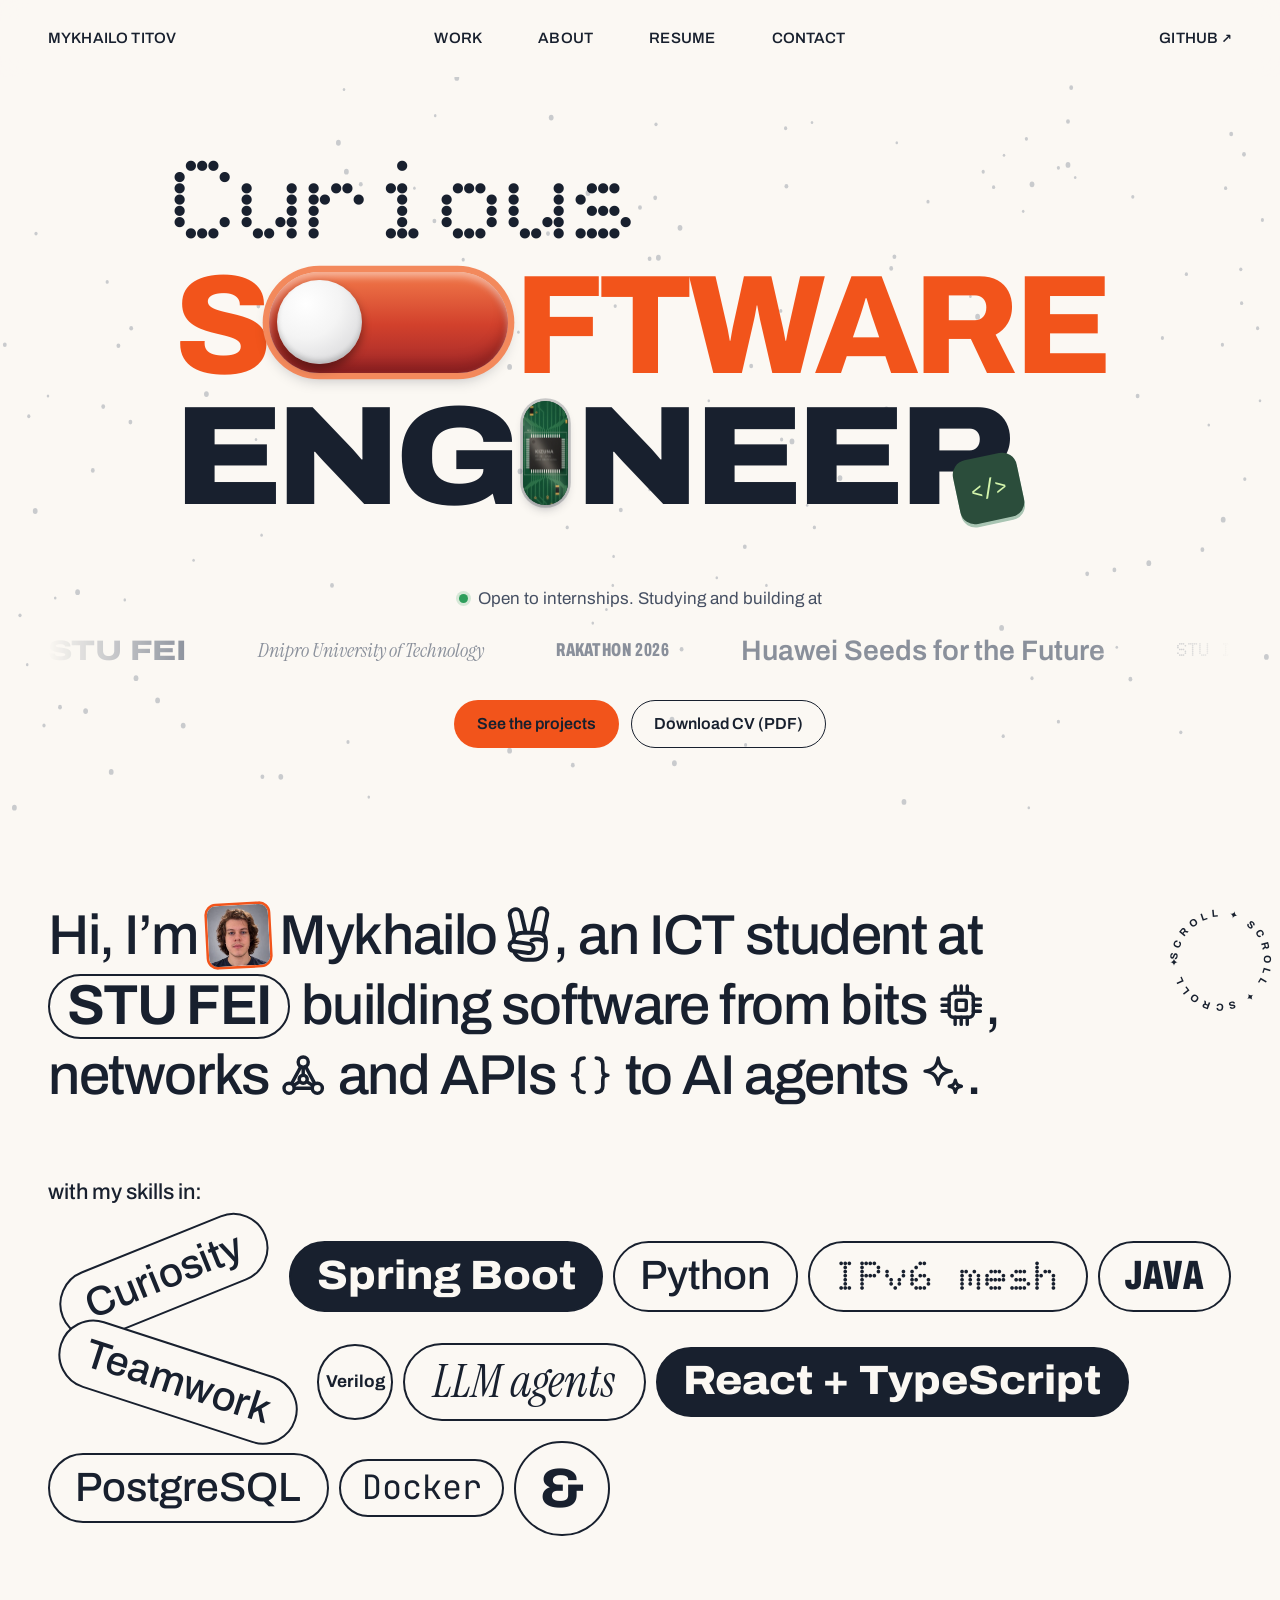
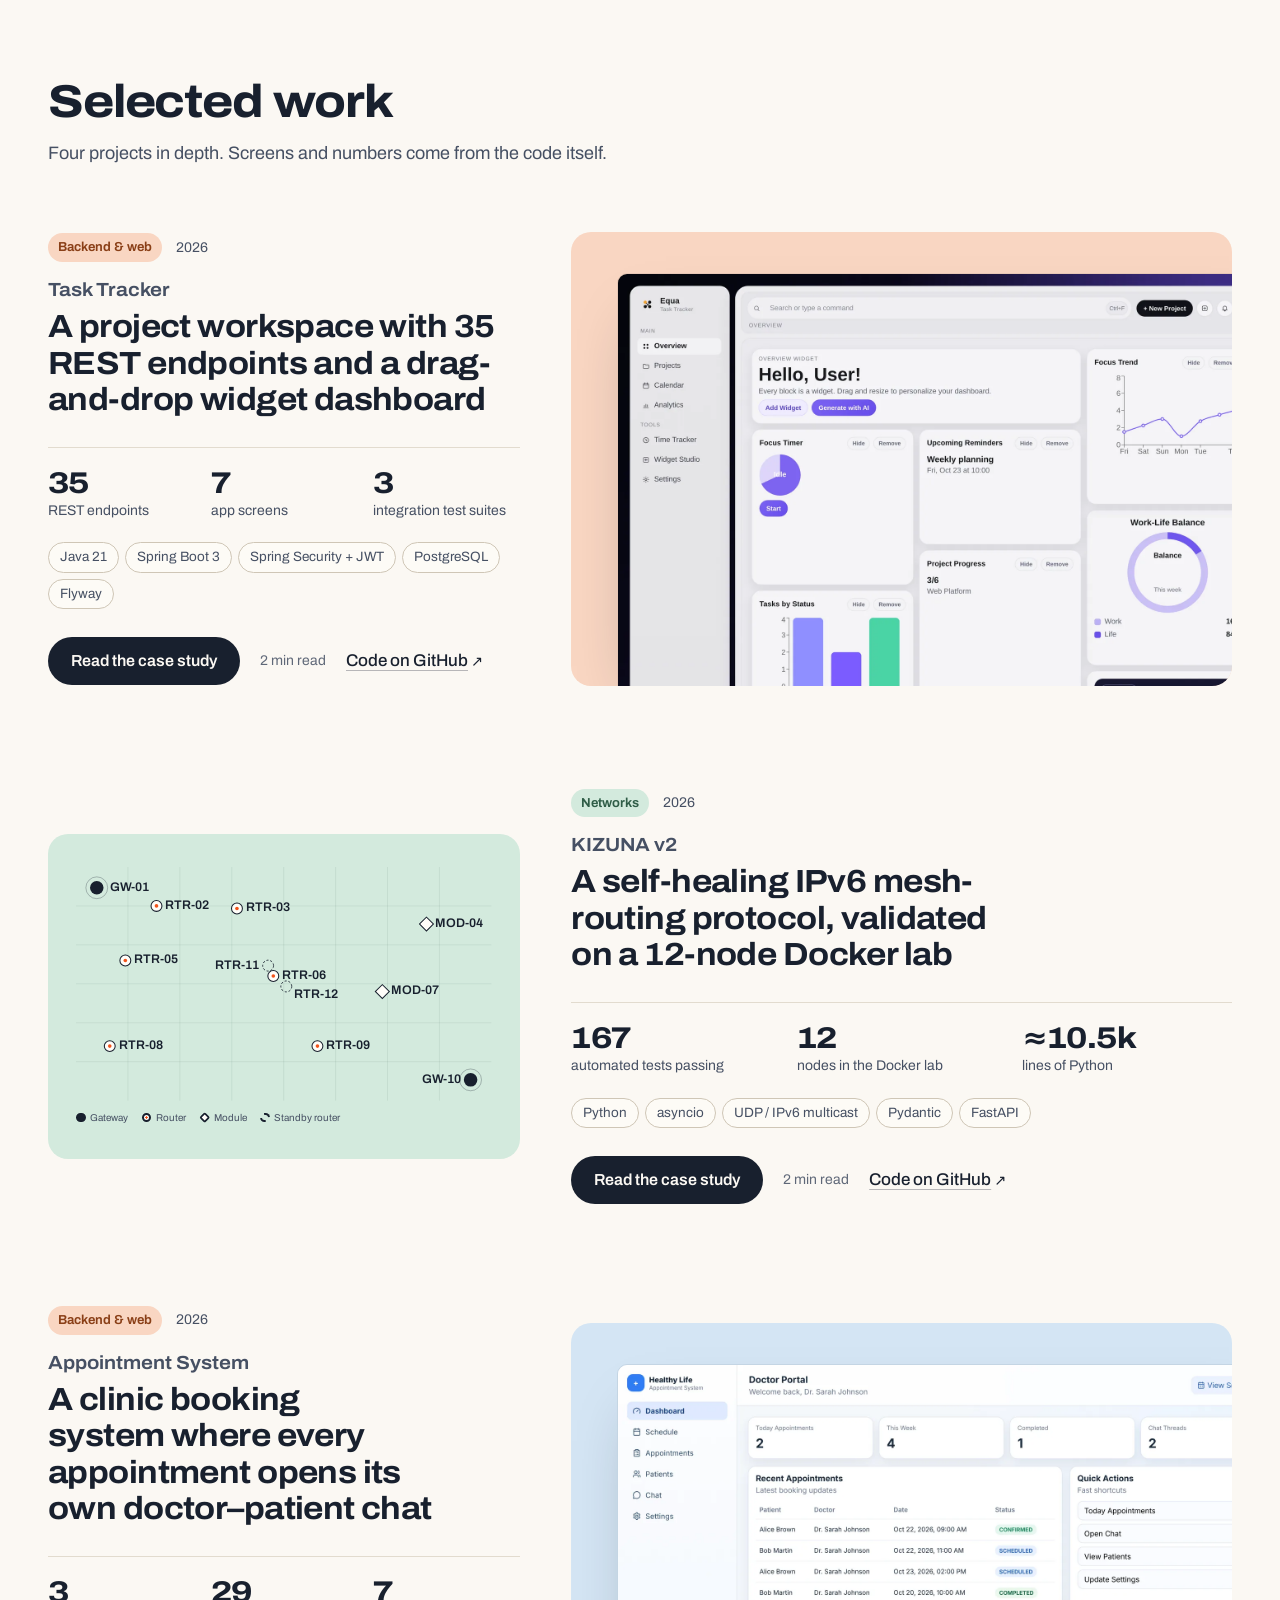
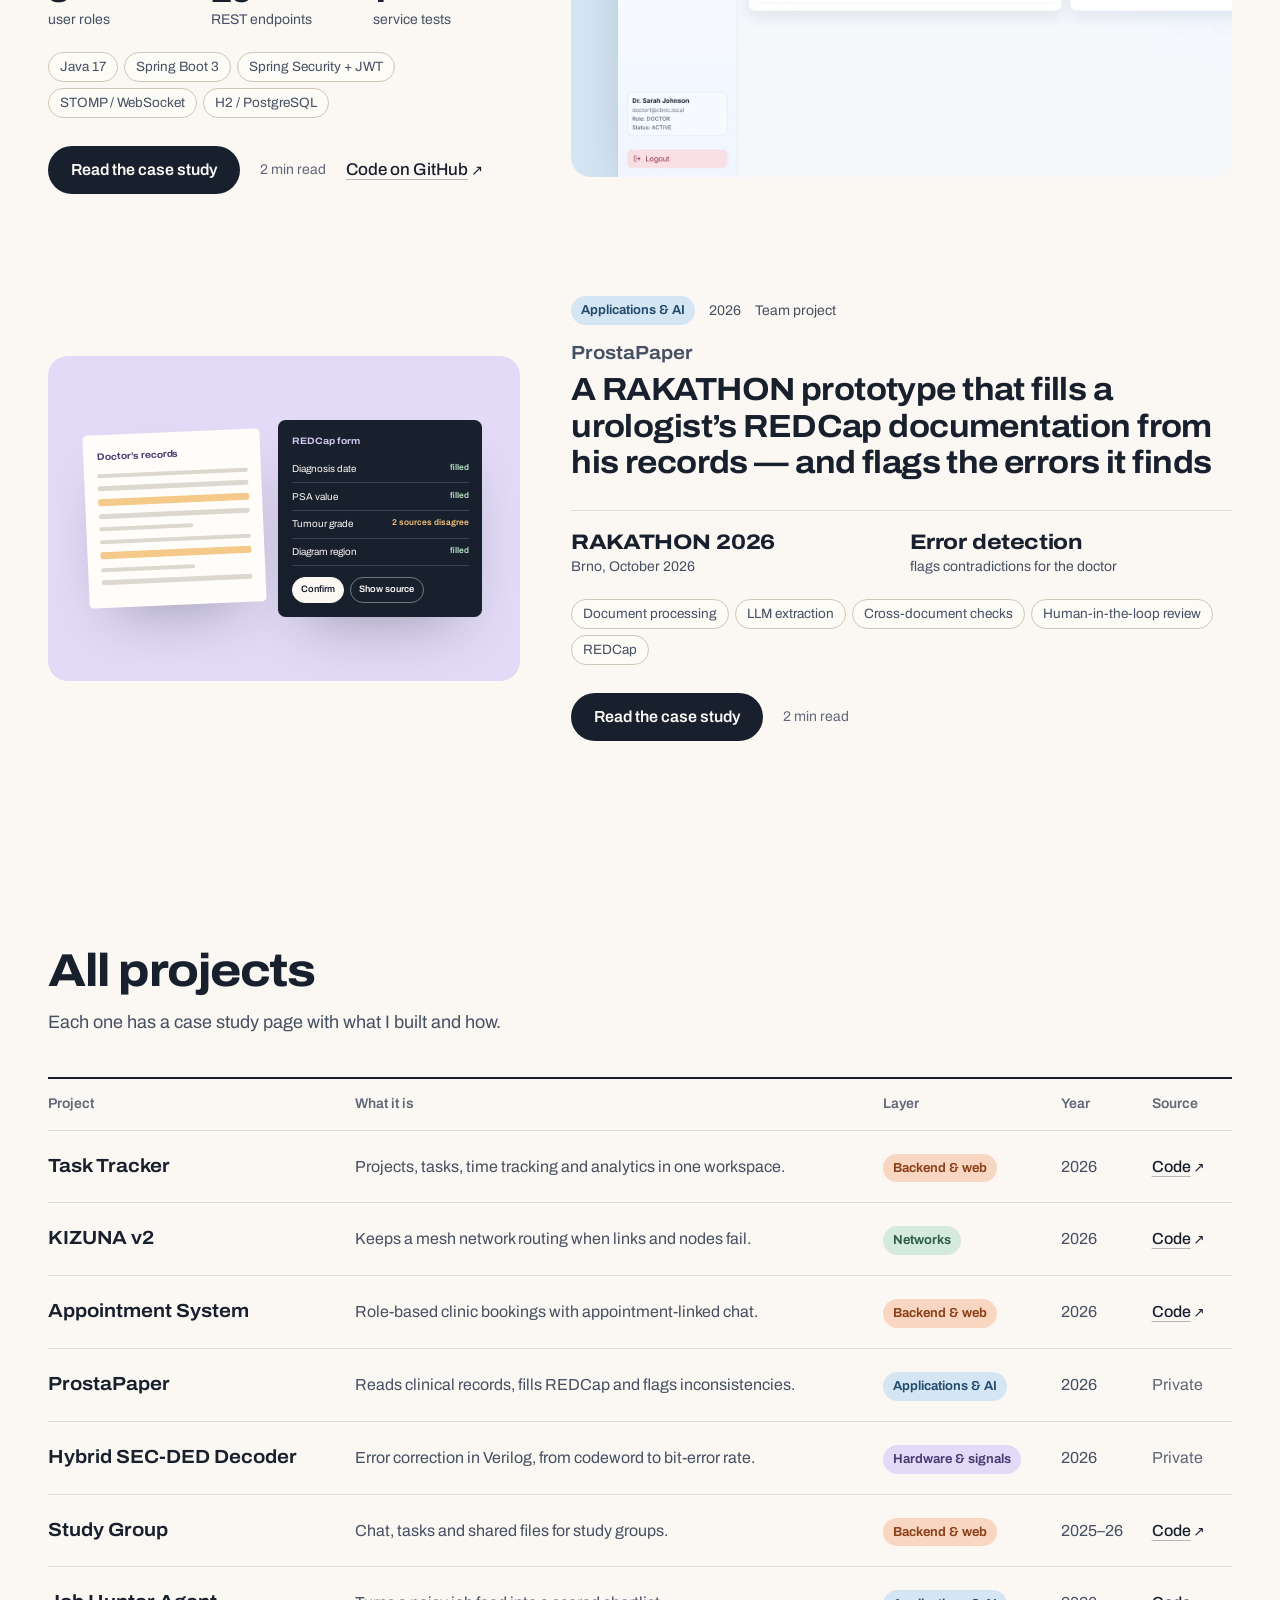
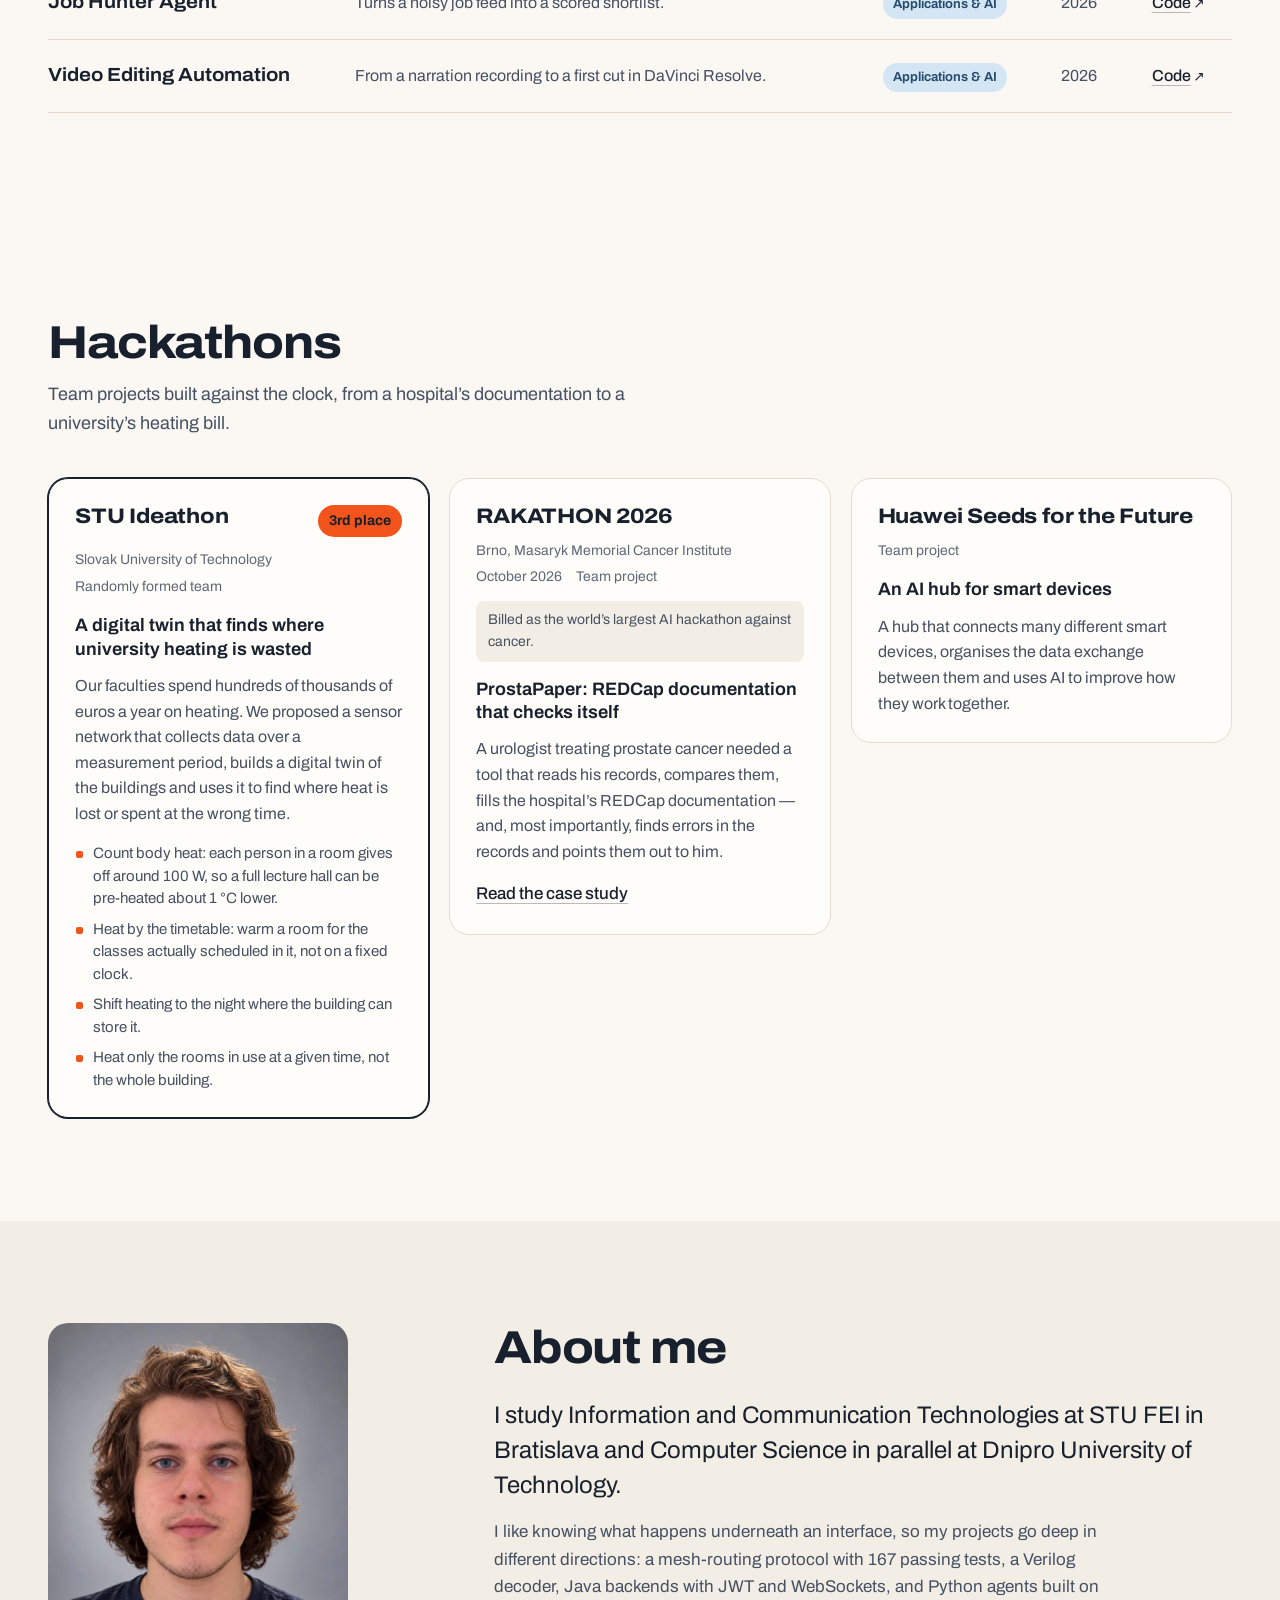
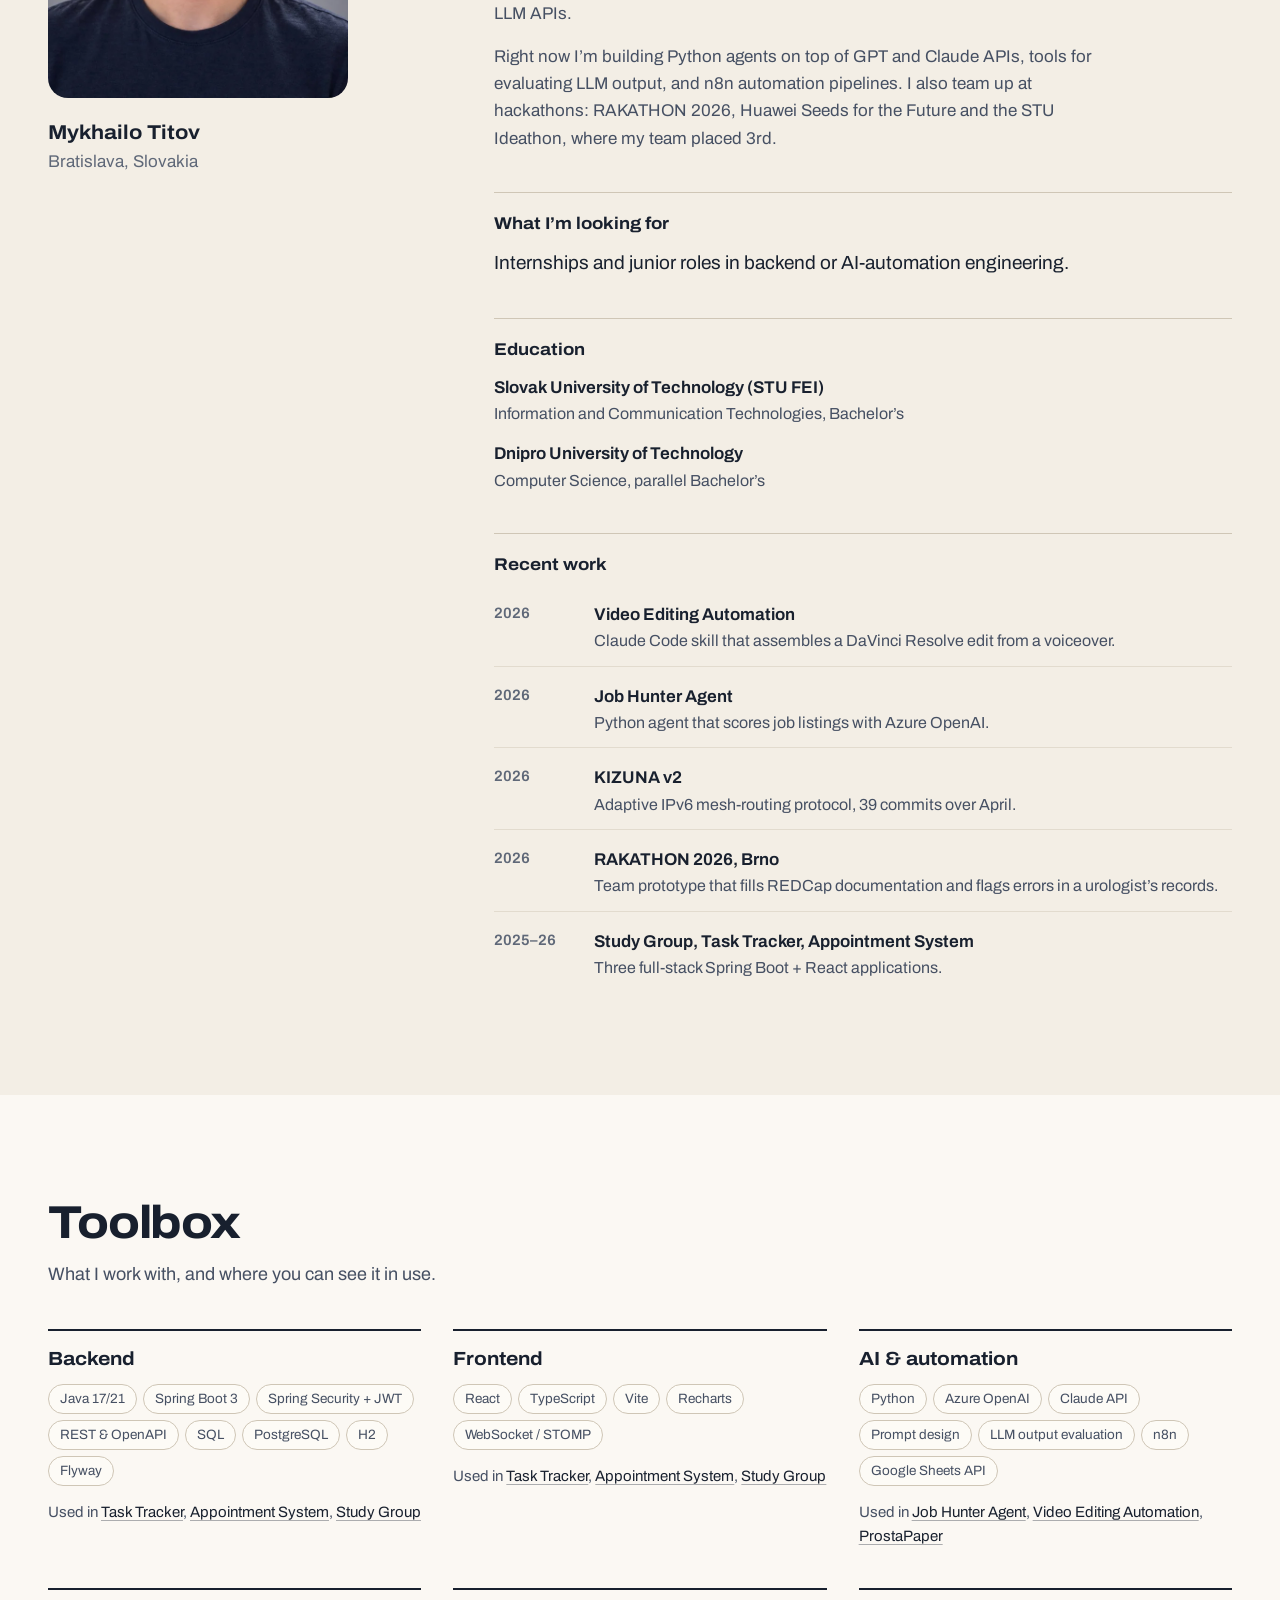
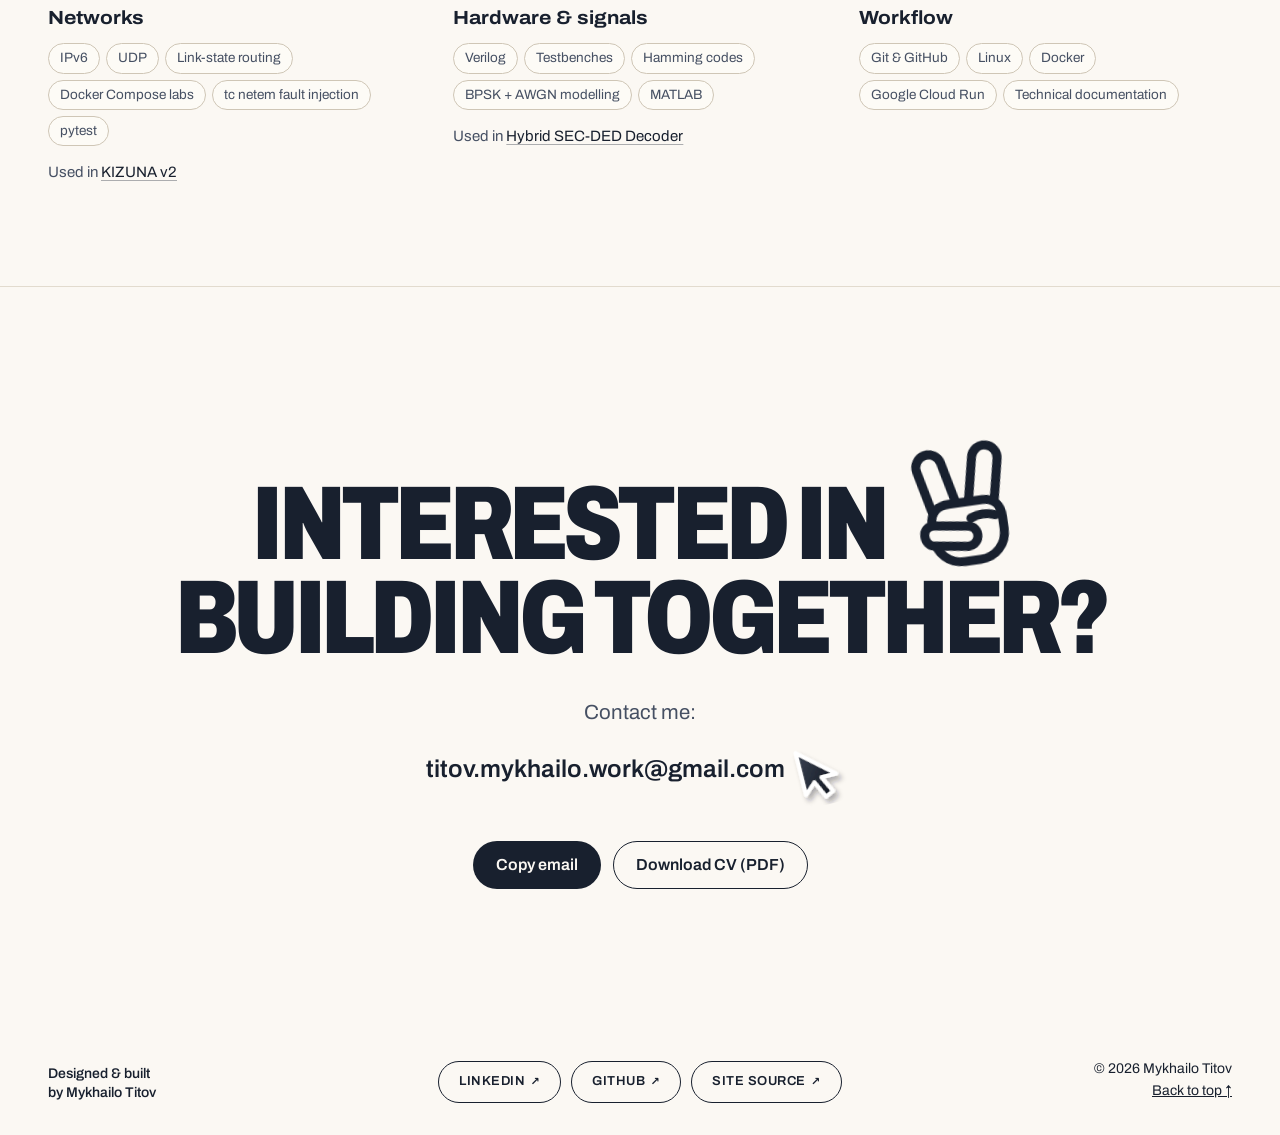
<file: index.html>
<!doctype html>
<html lang="en"><head>
<meta charset="utf-8"><meta name="viewport" content="width=device-width, initial-scale=1">
<title>Mykhailo Titov — Software engineer &amp; ICT student</title>
<meta name="description" content="Mykhailo Titov — software engineer and ICT student in Bratislava. Case studies in Java/Spring Boot, React, network protocols, Verilog and AI automation.">
<link rel="canonical" href="https://titovmykhailo.me/">
<meta name="theme-color" content="#FBF8F3">
<meta property="og:type" content="website"><meta property="og:url" content="https://titovmykhailo.me/">
<meta property="og:title" content="Mykhailo Titov — Software engineer &amp; ICT student"><meta property="og:description" content="Mykhailo Titov — software engineer and ICT student in Bratislava. Case studies in Java/Spring Boot, React, network protocols, Verilog and AI automation.">
<meta property="og:image" content="https://titovmykhailo.me/assets/og-image.png"><meta property="og:image:width" content="1200"><meta property="og:image:height" content="630">
<meta name="twitter:card" content="summary_large_image"><meta name="twitter:title" content="Mykhailo Titov — Software engineer &amp; ICT student"><meta name="twitter:description" content="Mykhailo Titov — software engineer and ICT student in Bratislava. Case studies in Java/Spring Boot, React, network protocols, Verilog and AI automation."><meta name="twitter:image" content="https://titovmykhailo.me/assets/og-image.png">
<link rel="icon" type="image/svg+xml" href="favicon.svg"><link rel="apple-touch-icon" href="assets/apple-touch-icon.png">
<link rel="preload" href="assets/fonts/archivo-latin.woff2" as="font" type="font/woff2" crossorigin>
<link rel="stylesheet" href="styles.css"><script src="script.js" defer></script>
<script type="application/ld+json">{"@context": "https://schema.org", "@type": "Person", "name": "Mykhailo Titov", "url": "https://titovmykhailo.me", "jobTitle": "Software engineer & ICT student", "email": "mailto:titov.mykhailo.work@gmail.com", "address": {"@type": "PostalAddress", "addressLocality": "Bratislava", "addressCountry": "SK"}, "alumniOf": [{"@type": "CollegeOrUniversity", "name": "Slovak University of Technology (STU FEI)"}, {"@type": "CollegeOrUniversity", "name": "Dnipro University of Technology"}], "sameAs": ["https://github.com/TitovMykhailo", "https://www.linkedin.com/in/titovmykhailo"], "award": ["3rd place, STU Ideathon"], "knowsAbout": ["Java", "Spring Boot", "React", "Python", "Network protocols", "IPv6", "Verilog", "LLM automation"]}</script>
</head><body><a class="skip" href="#main">Skip to content</a><header class="site-header" id="top"><div class="wrap header-inner">
<a class="brand" href="./"><span class="brand-full">Mykhailo Titov</span><span class="brand-short" aria-hidden="true">MT</span></a>
<nav class="site-nav" aria-label="Main"><a href="#work" data-nav="work">Work</a><a href="#about" data-nav="about">About</a><a href="resume.html" data-nav="resume">Resume</a><a href="#contact" data-nav="contact">Contact</a></nav>
<a class="header-cta" href="https://github.com/TitovMykhailo" target="_blank" rel="noopener">GitHub<span class="ext" aria-hidden="true">↗</span><span class="sr-only"> (opens in a new tab)</span></a>
</div></header><main id="main">
<section class="hero" aria-labelledby="hero-title">
<svg class="hero-dots" viewBox="0 0 1600 760" preserveAspectRatio="none" aria-hidden="true"><circle cx="518" cy="115" r="1.6"/><circle cx="116" cy="407" r="2.4"/><circle cx="932" cy="691" r="2"/><circle cx="60" cy="330" r="1.6"/><circle cx="385" cy="419" r="1.6"/><circle cx="1323" cy="94" r="2"/><circle cx="1009" cy="443" r="1.6"/><circle cx="923" cy="301" r="2"/><circle cx="75" cy="652" r="2.4"/><circle cx="671" cy="411" r="2.4"/><circle cx="896" cy="518" r="1.6"/><circle cx="931" cy="486" r="2.4"/><circle cx="156" cy="541" r="1.6"/><circle cx="990" cy="377" r="3"/><circle cx="1244" cy="354" r="3"/><circle cx="579" cy="189" r="2"/><circle cx="1118" cy="186" r="2.4"/><circle cx="840" cy="665" r="3"/><circle cx="461" cy="745" r="1.6"/><circle cx="819" cy="125" r="2.4"/><circle cx="243" cy="372" r="1.6"/><circle cx="1539" cy="59" r="2.4"/><circle cx="544" cy="266" r="3"/><circle cx="928" cy="347" r="1.6"/><circle cx="1511" cy="360" r="1.6"/><circle cx="97" cy="533" r="3"/><circle cx="455" cy="293" r="2.4"/><circle cx="36" cy="351" r="2"/><circle cx="977" cy="375" r="2"/><circle cx="1229" cy="98" r="2"/><circle cx="637" cy="697" r="3"/><circle cx="129" cy="341" r="2.4"/><circle cx="1413" cy="623" r="2.4"/><circle cx="1130" cy="750" r="3"/><circle cx="1532" cy="115" r="2"/><circle cx="242" cy="500" r="1.6"/><circle cx="776" cy="448" r="2.4"/><circle cx="451" cy="111" r="2.4"/><circle cx="976" cy="242" r="2"/><circle cx="1105" cy="392" r="1.6"/><circle cx="731" cy="662" r="3"/><circle cx="637" cy="300" r="3"/><circle cx="1015" cy="47" r="1.6"/><circle cx="1575" cy="335" r="1.6"/><circle cx="544" cy="40" r="1.6"/><circle cx="907" cy="408" r="2.4"/><circle cx="982" cy="53" r="2"/><circle cx="983" cy="113" r="2.4"/><circle cx="1529" cy="458" r="3"/><circle cx="197" cy="645" r="3"/><circle cx="769" cy="237" r="2"/><circle cx="164" cy="260" r="2.4"/><circle cx="766" cy="526" r="1.6"/><circle cx="328" cy="724" r="2.4"/><circle cx="235" cy="413" r="1.6"/><circle cx="1213" cy="227" r="1.6"/><circle cx="1114" cy="198" r="2.4"/><circle cx="1453" cy="270" r="2"/><circle cx="852" cy="592" r="2.4"/><circle cx="1018" cy="466" r="2"/><circle cx="1290" cy="622" r="2"/><circle cx="320" cy="375" r="1.6"/><circle cx="1583" cy="600" r="3"/><circle cx="415" cy="526" r="2.4"/><circle cx="716" cy="712" r="2.4"/><circle cx="1528" cy="277" r="2"/><circle cx="163" cy="357" r="2.4"/><circle cx="327" cy="474" r="1.6"/><circle cx="767" cy="496" r="1.6"/><circle cx="1335" cy="91" r="3"/><circle cx="1252" cy="570" r="3"/><circle cx="1422" cy="330" r="2.4"/><circle cx="139" cy="719" r="3"/><circle cx="741" cy="565" r="1.6"/><circle cx="1160" cy="129" r="2"/><circle cx="44" cy="449" r="3"/><circle cx="1290" cy="111" r="3"/><circle cx="1052" cy="266" r="2"/><circle cx="34" cy="608" r="1.6"/><circle cx="843" cy="710" r="3"/><circle cx="1578" cy="148" r="2"/><circle cx="45" cy="162" r="2"/><circle cx="1222" cy="248" r="3"/><circle cx="1335" cy="46" r="2.4"/><circle cx="1436" cy="503" r="3"/><circle cx="1323" cy="667" r="2"/><circle cx="851" cy="398" r="1.6"/><circle cx="1396" cy="590" r="1.6"/><circle cx="1242" cy="114" r="2"/><circle cx="758" cy="551" r="1.6"/><circle cx="522" cy="394" r="3"/><circle cx="1255" cy="81" r="1.6"/><circle cx="398" cy="210" r="1.6"/><circle cx="812" cy="427" r="1.6"/><circle cx="709" cy="466" r="2"/><circle cx="1108" cy="344" r="3"/><circle cx="812" cy="188" r="2.4"/><circle cx="1476" cy="678" r="2"/><circle cx="1344" cy="104" r="1.6"/><circle cx="628" cy="240" r="2"/><circle cx="685" cy="162" r="2.4"/><circle cx="1254" cy="682" r="2"/><circle cx="1503" cy="489" r="2.4"/><circle cx="229" cy="671" r="3"/><circle cx="351" cy="724" r="3"/><circle cx="1416" cy="124" r="2"/><circle cx="258" cy="328" r="3"/><circle cx="543" cy="149" r="2.4"/><circle cx="148" cy="278" r="2.4"/><circle cx="886" cy="335" r="1.6"/><circle cx="615" cy="393" r="2.4"/><circle cx="820" cy="49" r="2"/><circle cx="1555" cy="80" r="2.4"/><circle cx="435" cy="688" r="2"/><circle cx="433" cy="98" r="3"/><circle cx="1359" cy="514" r="2.4"/><circle cx="650" cy="408" r="3"/><circle cx="1121" cy="68" r="1.6"/><circle cx="1279" cy="139" r="1.6"/><circle cx="430" cy="13" r="1.6"/><circle cx="1283" cy="64" r="2"/><circle cx="107" cy="656" r="3"/><circle cx="18" cy="756" r="3"/><circle cx="1483" cy="204" r="2"/><circle cx="69" cy="539" r="1.6"/><circle cx="1551" cy="199" r="2"/><circle cx="323" cy="237" r="2.4"/><circle cx="850" cy="156" r="3"/><circle cx="800" cy="135" r="2.4"/><circle cx="1286" cy="756" r="1.6"/><circle cx="25" cy="557" r="2"/><circle cx="823" cy="187" r="3"/><circle cx="170" cy="622" r="3"/><circle cx="1050" cy="415" r="3"/><circle cx="1552" cy="234" r="2"/><circle cx="1572" cy="260" r="2"/><circle cx="648" cy="264" r="1.6"/><circle cx="1339" cy="11" r="2.4"/><circle cx="689" cy="42" r="3"/><circle cx="1393" cy="510" r="2.4"/><circle cx="958" cy="526" r="1.6"/><circle cx="735" cy="120" r="3"/><circle cx="6" cy="277" r="2.4"/><circle cx="1556" cy="416" r="2"/><circle cx="55" cy="671" r="2"/><circle cx="571" cy="1" r="3"/><circle cx="134" cy="212" r="2"/><circle cx="397" cy="590" r="1.6"/><circle cx="423" cy="68" r="3"/><circle cx="939" cy="299" r="2.4"/></svg>
<div class="wrap hero-stage">
<h1 id="hero-title" class="sr-only">Mykhailo Titov, curious software engineer</h1>
<div class="hero-type" aria-hidden="true">
<span class="ht-line ht-dots">Curious</span>
<span class="ht-line ht-orange">S<button class="ht-toggle" type="button" tabindex="-1" aria-pressed="false" data-toggle><span class="ht-knob"></span></button>FTWARE</span>
<span class="ht-line ht-black">ENG<span class="ht-capsule"><img src="assets/hero-capsule.webp" alt="" width="360" height="986" decoding="async"></span>NEER<span class="ht-sticker"><span>&lt;/&gt;</span></span></span>

</div>
</div>
<div class="wrap hero-foot">
<p class="hero-places-label"><span class="status-dot" aria-hidden="true"></span>Open to internships. Studying and building at</p>
<div class="marquee" aria-label="Places"><ul class="marquee-track"><li class="nm-wide">STU FEI</li><li class="nm-serif">Dnipro University of Technology</li><li class="nm-condensed">RAKATHON 2026</li><li class="nm-plain">Huawei Seeds for the Future</li><li class="nm-dots">STU Ideathon</li></ul><ul class="marquee-track" aria-hidden="true"><li class="nm-wide">STU FEI</li><li class="nm-serif">Dnipro University of Technology</li><li class="nm-condensed">RAKATHON 2026</li><li class="nm-plain">Huawei Seeds for the Future</li><li class="nm-dots">STU Ideathon</li></ul></div>
<div class="hero-actions"><a class="btn btn-signal" href="#work">See the projects</a><a class="btn btn-outline" href="assets/Mykhailo_Titov_CV.pdf" download>Download CV (PDF)</a></div>
</div>
</section>
<section class="intro" id="about-intro" aria-label="Introduction"><div class="wrap intro-inner">
<p class="intro-text">Hi, I’m <img class="intro-avatar" src="assets/photo-avatar.webp" alt="" width="240" height="240"> Mykhailo<svg class="ico ico-peace" viewBox="0 0 64 64" aria-hidden="true"><g fill="var(--paper)" stroke="currentColor" stroke-width="4.4" stroke-linejoin="round" stroke-linecap="round"><rect x="15.5" y="4" width="13" height="34" rx="6.5" transform="rotate(-13 22 36)"/><rect x="33" y="3" width="13" height="35" rx="6.5" transform="rotate(12 39.5 36)"/><path d="M14 40c0-6 4-9 10-9h17c6 0 9 4 9 10v6c0 8-6 14-14 14h-8c-8 0-14-6-14-14Z"/><path d="M34 39.5c4-1.6 8.5-1.6 12.5 0" fill="none"/><path d="M9.5 45.5c0-3 2.4-5 5.4-4.6l17 2.4c3 .4 4.8 3 4.3 6-.5 2.8-3.2 4.6-6 4.2l-16.4-2.4c-2.7-.4-4.3-2.8-4.3-5.6Z"/></g></svg>, an ICT student at <span class="intro-pill">STU FEI</span> building software from bits<svg class="ico" viewBox="0 0 48 48" aria-hidden="true"><g fill="none" stroke="currentColor" stroke-width="3.4" stroke-linecap="round" stroke-linejoin="round"><rect x="12" y="12" width="24" height="24" rx="4"/><rect x="19" y="19" width="10" height="10" rx="1.5"/><path d="M18 5v7M24 5v7M30 5v7M18 36v7M24 36v7M30 36v7M5 18h7M5 24h7M5 30h7M36 18h7M36 24h7M36 30h7"/></g></svg>, networks<svg class="ico" viewBox="0 0 48 48" aria-hidden="true"><g fill="none" stroke="currentColor" stroke-width="3.4" stroke-linecap="round"><path d="M10 37 24 11 38 37 10 37M24 11v17M10 37l14-9 14 9"/></g><g fill="var(--paper)" stroke="currentColor" stroke-width="3.4"><circle cx="24" cy="11" r="5"/><circle cx="10" cy="37" r="5"/><circle cx="38" cy="37" r="5"/><circle cx="24" cy="28" r="4"/></g></svg> and APIs<svg class="ico" viewBox="0 0 48 48" aria-hidden="true"><g fill="none" stroke="currentColor" stroke-width="3.6" stroke-linecap="round" stroke-linejoin="round"><path d="M18 7c-5 0-6.5 2.5-6.5 6.5v6c0 2.8-1.6 4.5-5 4.5 3.4 0 5 1.7 5 4.5v6c0 4 1.5 6.5 6.5 6.5M30 7c5 0 6.5 2.5 6.5 6.5v6c0 2.8 1.6 4.5 5 4.5-3.4 0-5 1.7-5 4.5v6c0 4-1.5 6.5-6.5 6.5"/></g></svg> to AI agents<svg class="ico" viewBox="0 0 48 48" aria-hidden="true"><g fill="none" stroke="currentColor" stroke-width="3.4" stroke-linejoin="round"><path d="M20 7c1.4 8.6 4.4 11.6 13 13-8.6 1.4-11.6 4.4-13 13-1.4-8.6-4.4-11.6-13-13 8.6-1.4 11.6-4.4 13-13Z"/><path d="M37 29c.7 4 2 5.3 6 6-4 .7-5.3 2-6 6-.7-4-2-5.3-6-6 4-.7 5.3-2 6-6Z"/></g></svg>.</p>
<svg class="scroll-badge" viewBox="0 0 120 120" aria-hidden="true"><defs><path id="badge-circle" d="M60 60 m-44 0 a44 44 0 1 1 88 0 a44 44 0 1 1 -88 0"/></defs><text><textPath href="#badge-circle">SCROLL ✦ SCROLL ✦ SCROLL ✦ </textPath></text></svg>
<p class="skills-label">with my skills in:</p>
<ul class="skill-cloud"><li class="sk sk-outline" style="--r:-22deg">Curiosity</li><li class="sk sk-filled">Spring Boot</li><li class="sk sk-outline">Python</li><li class="sk sk-dots">IPv6 mesh</li><li class="sk sk-condensed">Java</li><li class="sk sk-outline" style="--r:18deg">Teamwork</li><li class="sk sk-circle">Verilog</li><li class="sk sk-serif">LLM agents</li><li class="sk sk-filled">React + TypeScript</li><li class="sk sk-outline">PostgreSQL</li><li class="sk sk-mono">Docker</li><li class="sk sk-amp">&amp;</li></ul>
</div></section>
<section class="section work" id="work" aria-labelledby="work-title"><div class="wrap">
<h2 id="work-title">Selected work</h2><p class="section-lead">Four projects in depth. Screens and numbers come from the code itself.</p>
<div class="cases"><article class="case" aria-labelledby="case-task-tracker">
<div class="case-text">
<p class="case-meta"><span class="layer-tag tint-peach">Backend &amp; web</span><span>2026</span></p>
<h3 id="case-task-tracker">Task Tracker</h3>
<p class="case-outcome">A project workspace with 35 REST endpoints and a drag-and-drop widget dashboard</p>
<ul class="metrics"><li><b>35</b><span>REST endpoints</span></li><li><b>7</b><span>app screens</span></li><li><b>3</b><span>integration test suites</span></li></ul>
<ul class="chips"><li>Java 21</li><li>Spring Boot 3</li><li>Spring Security + JWT</li><li>PostgreSQL</li><li>Flyway</li></ul>
<div class="case-actions"><a class="btn btn-dark" href="projects/task-tracker.html">Read the case study<span class="sr-only">: Task Tracker</span></a><span class="read-time">2 min read</span><a class="text-link" href="https://github.com/TitovMykhailo/Task-Tracker" target="_blank" rel="noopener">Code on GitHub<span class="ext" aria-hidden="true">↗</span><span class="sr-only"> (opens in a new tab)</span></a></div>
</div>
<a class="case-media" href="projects/task-tracker.html" tabindex="-1" aria-hidden="true"><div class="media tint-peach media-shot"><div class="shot"><img src="assets/projects/task-tracker/overview.webp" width="1600" height="1000" alt="Task Tracker overview: a widget dashboard with a focus timer, upcoming reminders, a focus-trend chart, project progress and a tasks-by-status chart." loading="eager" decoding="async"></div></div></a>
</article><article class="case" aria-labelledby="case-kizuna">
<div class="case-text">
<p class="case-meta"><span class="layer-tag tint-mint">Networks</span><span>2026</span></p>
<h3 id="case-kizuna">KIZUNA v2</h3>
<p class="case-outcome">A self-healing IPv6 mesh-routing protocol, validated on a 12-node Docker lab</p>
<ul class="metrics"><li><b>167</b><span>automated tests passing</span></li><li><b>12</b><span>nodes in the Docker lab</span></li><li><b>≈10.5k</b><span>lines of Python</span></li></ul>
<ul class="chips"><li>Python</li><li>asyncio</li><li>UDP / IPv6 multicast</li><li>Pydantic</li><li>FastAPI</li></ul>
<div class="case-actions"><a class="btn btn-dark" href="projects/kizuna.html">Read the case study<span class="sr-only">: KIZUNA v2</span></a><span class="read-time">2 min read</span><a class="text-link" href="https://github.com/TitovMykhailo/Kizuna-v2" target="_blank" rel="noopener">Code on GitHub<span class="ext" aria-hidden="true">↗</span><span class="sr-only"> (opens in a new tab)</span></a></div>
</div>
<a class="case-media" href="projects/kizuna.html" tabindex="-1" aria-hidden="true"><div class="media tint-mint"><div class="diagram diagram-map"><svg class="kizuna-map" viewBox="0 0 1600 900" role="img" aria-labelledby="kmap-t"><title id="kmap-t">Default KIZUNA field scenario: 2 gateways, 7 routers, 2 modules and 2 standby routers over 1600 × 900 m</title>
<g class="k-grid"><line x1="200" y1="0" x2="200" y2="900"/><line x1="400" y1="0" x2="400" y2="900"/><line x1="600" y1="0" x2="600" y2="900"/><line x1="800" y1="0" x2="800" y2="900"/><line x1="1000" y1="0" x2="1000" y2="900"/><line x1="1200" y1="0" x2="1200" y2="900"/><line x1="1400" y1="0" x2="1400" y2="900"/><line x1="0" y1="150" x2="1600" y2="150"/><line x1="0" y1="300" x2="1600" y2="300"/><line x1="0" y1="450" x2="1600" y2="450"/><line x1="0" y1="600" x2="1600" y2="600"/><line x1="0" y1="750" x2="1600" y2="750"/></g><g class="k-nodes"><circle class="k-ring" cx="80" cy="80" r="42"/><circle class="k-gw" cx="80" cy="80" r="26"/><text x="130" y="91">GW-01</text><circle class="k-rtr" cx="310" cy="150" r="21"/><circle class="k-core" cx="310" cy="150" r="7"/><text x="344" y="161">RTR-02</text><circle class="k-rtr" cx="620" cy="160" r="21"/><circle class="k-core" cx="620" cy="160" r="7"/><text x="654" y="171">RTR-03</text><rect class="k-mod" x="1331" y="201" width="38" height="38" transform="rotate(45 1350 220)"/><text x="1384" y="231">MOD-04</text><circle class="k-rtr" cx="190" cy="360" r="21"/><circle class="k-core" cx="190" cy="360" r="7"/><text x="224" y="371">RTR-05</text><circle class="k-rtr" cx="760" cy="420" r="21"/><circle class="k-core" cx="760" cy="420" r="7"/><text x="794" y="431">RTR-06</text><rect class="k-mod" x="1161" y="461" width="38" height="38" transform="rotate(45 1180 480)"/><text x="1214" y="491">MOD-07</text><circle class="k-rtr" cx="130" cy="690" r="21"/><circle class="k-core" cx="130" cy="690" r="7"/><text x="164" y="701">RTR-08</text><circle class="k-rtr" cx="930" cy="690" r="21"/><circle class="k-core" cx="930" cy="690" r="7"/><text x="964" y="701">RTR-09</text><circle class="k-ring" cx="1520" cy="820" r="42"/><circle class="k-gw" cx="1520" cy="820" r="26"/><text x="1484" y="831" text-anchor="end">GW-10</text><circle class="k-standby" cx="740" cy="380" r="21"/><text x="704" y="391" text-anchor="end">RTR-11</text><circle class="k-standby" cx="810" cy="460" r="21"/><text x="840" y="506">RTR-12</text></g></svg><ul class="k-legend"><li><i class="lg-gw"></i>Gateway</li><li><i class="lg-rtr"></i>Router</li><li><i class="lg-mod"></i>Module</li><li><i class="lg-sb"></i>Standby router</li></ul></div></div></a>
</article><article class="case" aria-labelledby="case-clinic">
<div class="case-text">
<p class="case-meta"><span class="layer-tag tint-peach">Backend &amp; web</span><span>2026</span></p>
<h3 id="case-clinic">Appointment System</h3>
<p class="case-outcome">A clinic booking system where every appointment opens its own doctor–patient chat</p>
<ul class="metrics"><li><b>3</b><span>user roles</span></li><li><b>29</b><span>REST endpoints</span></li><li><b>7</b><span>service tests</span></li></ul>
<ul class="chips"><li>Java 17</li><li>Spring Boot 3</li><li>Spring Security + JWT</li><li>STOMP / WebSocket</li><li>H2 / PostgreSQL</li></ul>
<div class="case-actions"><a class="btn btn-dark" href="projects/clinic.html">Read the case study<span class="sr-only">: Appointment System</span></a><span class="read-time">2 min read</span><a class="text-link" href="https://github.com/TitovMykhailo/apointment-system" target="_blank" rel="noopener">Code on GitHub<span class="ext" aria-hidden="true">↗</span><span class="sr-only"> (opens in a new tab)</span></a></div>
</div>
<a class="case-media" href="projects/clinic.html" tabindex="-1" aria-hidden="true"><div class="media tint-sky media-shot"><div class="shot"><img src="assets/projects/clinic/dashboard.webp" width="1600" height="1000" alt="Doctor portal dashboard with counters for today, this week, completed appointments and chat threads, a recent-appointments table and quick actions." loading="lazy" decoding="async"></div></div></a>
</article><article class="case" aria-labelledby="case-prostapaper">
<div class="case-text">
<p class="case-meta"><span class="layer-tag tint-sky">Applications &amp; AI</span><span>2026</span><span>Team project</span></p>
<h3 id="case-prostapaper">ProstaPaper</h3>
<p class="case-outcome">A RAKATHON prototype that fills a urologist’s REDCap documentation from his records — and flags the errors it finds</p>
<ul class="metrics metrics-facts"><li><b>RAKATHON 2026</b><span>Brno, October 2026</span></li><li><b>Error detection</b><span>flags contradictions for the doctor</span></li></ul>
<ul class="chips"><li>Document processing</li><li>LLM extraction</li><li>Cross-document checks</li><li>Human-in-the-loop review</li><li>REDCap</li></ul>
<div class="case-actions"><a class="btn btn-dark" href="projects/prostapaper.html">Read the case study<span class="sr-only">: ProstaPaper</span></a><span class="read-time">2 min read</span></div>
</div>
<a class="case-media" href="projects/prostapaper.html" tabindex="-1" aria-hidden="true"><div class="media tint-lilac"><div class="diagram diagram-doc" role="img" aria-label="Illustration of a doctor's record next to a proposed REDCap form; one field is flagged because two sources disagree.">
<div class="doc-sheet"><p class="d-title">Doctor’s records</p><i></i><i></i><i class="hl"></i><i></i><i class="short"></i><i></i><i class="hl"></i><i class="short"></i><i></i></div>
<div class="doc-review"><p class="d-title">REDCap form</p>
<div class="doc-row"><span>Diagnosis date</span><em class="ok">filled</em></div>
<div class="doc-row"><span>PSA value</span><em class="ok">filled</em></div>
<div class="doc-row"><span>Tumour grade</span><em class="warn">2 sources disagree</em></div>
<div class="doc-row"><span>Diagram region</span><em class="ok">filled</em></div>
<div class="doc-actions"><span class="d-btn d-primary">Confirm</span><span class="d-btn">Show source</span></div></div></div></div></a>
</article></div>
</div></section>
<section class="section all-projects" id="projects" aria-labelledby="projects-title"><div class="wrap">
<h2 id="projects-title">All projects</h2><p class="section-lead">Each one has a case study page with what I built and how.</p>
<div class="table-wrap"><table class="projects-table"><caption class="sr-only">All projects</caption>
<thead><tr><th scope="col">Project</th><th scope="col">What it is</th><th scope="col">Layer</th><th scope="col">Year</th><th scope="col">Source</th></tr></thead>
<tbody><tr><th scope="row"><a href="projects/task-tracker.html">Task Tracker</a></th><td>Projects, tasks, time tracking and analytics in one workspace.</td><td><span class="layer-tag tint-peach">Backend &amp; web</span></td><td class="num">2026</td><td><a class="text-link" href="https://github.com/TitovMykhailo/Task-Tracker" target="_blank" rel="noopener">Code<span class="ext" aria-hidden="true">↗</span><span class="sr-only"> (opens in a new tab)</span></a></td></tr><tr><th scope="row"><a href="projects/kizuna.html">KIZUNA v2</a></th><td>Keeps a mesh network routing when links and nodes fail.</td><td><span class="layer-tag tint-mint">Networks</span></td><td class="num">2026</td><td><a class="text-link" href="https://github.com/TitovMykhailo/Kizuna-v2" target="_blank" rel="noopener">Code<span class="ext" aria-hidden="true">↗</span><span class="sr-only"> (opens in a new tab)</span></a></td></tr><tr><th scope="row"><a href="projects/clinic.html">Appointment System</a></th><td>Role-based clinic bookings with appointment-linked chat.</td><td><span class="layer-tag tint-peach">Backend &amp; web</span></td><td class="num">2026</td><td><a class="text-link" href="https://github.com/TitovMykhailo/apointment-system" target="_blank" rel="noopener">Code<span class="ext" aria-hidden="true">↗</span><span class="sr-only"> (opens in a new tab)</span></a></td></tr><tr><th scope="row"><a href="projects/prostapaper.html">ProstaPaper</a></th><td>Reads clinical records, fills REDCap and flags inconsistencies.</td><td><span class="layer-tag tint-sky">Applications &amp; AI</span></td><td class="num">2026</td><td><span class="muted">Private</span></td></tr><tr><th scope="row"><a href="projects/secded.html">Hybrid SEC-DED Decoder</a></th><td>Error correction in Verilog, from codeword to bit-error rate.</td><td><span class="layer-tag tint-lilac">Hardware &amp; signals</span></td><td class="num">2026</td><td><span class="muted">Private</span></td></tr><tr><th scope="row"><a href="projects/study-group.html">Study Group</a></th><td>Chat, tasks and shared files for study groups.</td><td><span class="layer-tag tint-peach">Backend &amp; web</span></td><td class="num">2025–26</td><td><a class="text-link" href="https://github.com/TitovMykhailo/App" target="_blank" rel="noopener">Code<span class="ext" aria-hidden="true">↗</span><span class="sr-only"> (opens in a new tab)</span></a></td></tr><tr><th scope="row"><a href="projects/job-hunter.html">Job Hunter Agent</a></th><td>Turns a noisy job feed into a scored shortlist.</td><td><span class="layer-tag tint-sky">Applications &amp; AI</span></td><td class="num">2026</td><td><a class="text-link" href="https://github.com/TitovMykhailo/Agent_W" target="_blank" rel="noopener">Code<span class="ext" aria-hidden="true">↗</span><span class="sr-only"> (opens in a new tab)</span></a></td></tr><tr><th scope="row"><a href="projects/video-editor.html">Video Editing Automation</a></th><td>From a narration recording to a first cut in DaVinci Resolve.</td><td><span class="layer-tag tint-sky">Applications &amp; AI</span></td><td class="num">2026</td><td><a class="text-link" href="https://github.com/TitovMykhailo/video_edeting_skill" target="_blank" rel="noopener">Code<span class="ext" aria-hidden="true">↗</span><span class="sr-only"> (opens in a new tab)</span></a></td></tr></tbody></table></div>
</div></section>
<section class="section hackathons" id="hackathons" aria-labelledby="hackathons-title"><div class="wrap">
<h2 id="hackathons-title">Hackathons</h2><p class="section-lead">Team projects built against the clock, from a hospital’s documentation to a university’s heating bill.</p>
<ul class="hack-grid"><li class="hack hack-award"><div class="hack-top"><h3>STU Ideathon</h3><span class="badge">3rd place</span></div>
<p class="hack-meta"><span>Slovak University of Technology</span><span>Randomly formed team</span></p><p class="hack-title">A digital twin that finds where university heating is wasted</p><p class="hack-summary">Our faculties spend hundreds of thousands of euros a year on heating. We proposed a sensor network that collects data over a measurement period, builds a digital twin of the buildings and uses it to find where heat is lost or spent at the wrong time.</p><ul class="hack-points"><li>Count body heat: each person in a room gives off around 100 W, so a full lecture hall can be pre-heated about 1 °C lower.</li><li>Heat by the timetable: warm a room for the classes actually scheduled in it, not on a fixed clock.</li><li>Shift heating to the night where the building can store it.</li><li>Heat only the rooms in use at a given time, not the whole building.</li></ul></li><li class="hack"><div class="hack-top"><h3>RAKATHON 2026</h3></div>
<p class="hack-meta"><span>Brno, Masaryk Memorial Cancer Institute</span><span>October 2026</span><span>Team project</span></p><p class="hack-note">Billed as the world’s largest AI hackathon against cancer.</p><p class="hack-title">ProstaPaper: REDCap documentation that checks itself</p><p class="hack-summary">A urologist treating prostate cancer needed a tool that reads his records, compares them, fills the hospital’s REDCap documentation — and, most importantly, finds errors in the records and points them out to him.</p><a class="text-link hack-link" href="projects/prostapaper.html">Read the case study<span class="sr-only">: ProstaPaper</span></a></li><li class="hack"><div class="hack-top"><h3>Huawei Seeds for the Future</h3></div>
<p class="hack-meta"><span>Team project</span></p><p class="hack-title">An AI hub for smart devices</p><p class="hack-summary">A hub that connects many different smart devices, organises the data exchange between them and uses AI to improve how they work together.</p></li></ul></div></section>
<section class="section about" id="about" aria-labelledby="about-title"><div class="wrap about-grid">
<div class="about-side"><img class="portrait" src="assets/photo.webp" width="640" height="800" alt="Portrait of Mykhailo Titov" loading="lazy" decoding="async"><p class="about-name">Mykhailo Titov</p><p class="muted">Bratislava, Slovakia</p></div>
<div class="about-main">
<h2 id="about-title">About me</h2>
<p class="about-lead">I study Information and Communication Technologies at STU FEI in Bratislava and Computer Science in parallel at Dnipro University of Technology.</p><p class="">I like knowing what happens underneath an interface, so my projects go deep in different directions: a mesh-routing protocol with 167 passing tests, a Verilog decoder, Java backends with JWT and WebSockets, and Python agents built on LLM APIs.</p><p class="">Right now I’m building Python agents on top of GPT and Claude APIs, tools for evaluating LLM output, and n8n automation pipelines. I also team up at hackathons: RAKATHON 2026, Huawei Seeds for the Future and the STU Ideathon, where my team placed 3rd.</p>
<div class="about-block looking"><h3>What I’m looking for</h3><p>Internships and junior roles in backend or AI-automation engineering.</p></div>
<div class="about-block"><h3>Education</h3><ul class="plain-list"><li><b>Slovak University of Technology (STU FEI)</b><span>Information and Communication Technologies, Bachelor’s</span></li><li><b>Dnipro University of Technology</b><span>Computer Science, parallel Bachelor’s</span></li></ul></div>

<div class="about-block"><h3>Recent work</h3><ol class="timeline"><li><span class="t-year">2026</span><div><a href="projects/video-editor.html">Video Editing Automation</a><p>Claude Code skill that assembles a DaVinci Resolve edit from a voiceover.</p></div></li><li><span class="t-year">2026</span><div><a href="projects/job-hunter.html">Job Hunter Agent</a><p>Python agent that scores job listings with Azure OpenAI.</p></div></li><li><span class="t-year">2026</span><div><a href="projects/kizuna.html">KIZUNA v2</a><p>Adaptive IPv6 mesh-routing protocol, 39 commits over April.</p></div></li><li><span class="t-year">2026</span><div><a href="projects/prostapaper.html">RAKATHON 2026, Brno</a><p>Team prototype that fills REDCap documentation and flags errors in a urologist’s records.</p></div></li><li><span class="t-year">2025–26</span><div><a href="projects/task-tracker.html">Study Group, Task Tracker, Appointment System</a><p>Three full-stack Spring Boot + React applications.</p></div></li></ol></div>
</div></div></section>
<section class="section toolbox" aria-labelledby="toolbox-title"><div class="wrap">
<h2 id="toolbox-title">Toolbox</h2><p class="section-lead">What I work with, and where you can see it in use.</p>
<ul class="tool-grid"><li class="tool"><h3>Backend</h3><ul class="chips"><li>Java 17/21</li><li>Spring Boot 3</li><li>Spring Security + JWT</li><li>REST &amp; OpenAPI</li><li>SQL</li><li>PostgreSQL</li><li>H2</li><li>Flyway</li></ul><p class="used-in">Used in <a href="projects/task-tracker.html">Task Tracker</a>, <a href="projects/clinic.html">Appointment System</a>, <a href="projects/study-group.html">Study Group</a></p></li><li class="tool"><h3>Frontend</h3><ul class="chips"><li>React</li><li>TypeScript</li><li>Vite</li><li>Recharts</li><li>WebSocket / STOMP</li></ul><p class="used-in">Used in <a href="projects/task-tracker.html">Task Tracker</a>, <a href="projects/clinic.html">Appointment System</a>, <a href="projects/study-group.html">Study Group</a></p></li><li class="tool"><h3>AI &amp; automation</h3><ul class="chips"><li>Python</li><li>Azure OpenAI</li><li>Claude API</li><li>Prompt design</li><li>LLM output evaluation</li><li>n8n</li><li>Google Sheets API</li></ul><p class="used-in">Used in <a href="projects/job-hunter.html">Job Hunter Agent</a>, <a href="projects/video-editor.html">Video Editing Automation</a>, <a href="projects/prostapaper.html">ProstaPaper</a></p></li><li class="tool"><h3>Networks</h3><ul class="chips"><li>IPv6</li><li>UDP</li><li>Link-state routing</li><li>Docker Compose labs</li><li>tc netem fault injection</li><li>pytest</li></ul><p class="used-in">Used in <a href="projects/kizuna.html">KIZUNA v2</a></p></li><li class="tool"><h3>Hardware &amp; signals</h3><ul class="chips"><li>Verilog</li><li>Testbenches</li><li>Hamming codes</li><li>BPSK + AWGN modelling</li><li>MATLAB</li></ul><p class="used-in">Used in <a href="projects/secded.html">Hybrid SEC-DED Decoder</a></p></li><li class="tool"><h3>Workflow</h3><ul class="chips"><li>Git &amp; GitHub</li><li>Linux</li><li>Docker</li><li>Google Cloud Run</li><li>Technical documentation</li></ul></li></ul></div></section>
</main><section class="contact" id="contact" aria-labelledby="contact-title"><div class="wrap contact-inner">
<h2 id="contact-title" class="contact-title"><span class="ct-line">Interested in <svg class="ico ico-peace" viewBox="0 0 64 64" aria-hidden="true"><g fill="var(--paper)" stroke="currentColor" stroke-width="4.4" stroke-linejoin="round" stroke-linecap="round"><rect x="15.5" y="4" width="13" height="34" rx="6.5" transform="rotate(-13 22 36)"/><rect x="33" y="3" width="13" height="35" rx="6.5" transform="rotate(12 39.5 36)"/><path d="M14 40c0-6 4-9 10-9h17c6 0 9 4 9 10v6c0 8-6 14-14 14h-8c-8 0-14-6-14-14Z"/><path d="M34 39.5c4-1.6 8.5-1.6 12.5 0" fill="none"/><path d="M9.5 45.5c0-3 2.4-5 5.4-4.6l17 2.4c3 .4 4.8 3 4.3 6-.5 2.8-3.2 4.6-6 4.2l-16.4-2.4c-2.7-.4-4.3-2.8-4.3-5.6Z"/></g></svg></span><span class="ct-line">building together?</span></h2>
<p class="contact-lead">Contact me:</p>
<p class="contact-mail-row"><a class="contact-mail" href="mailto:titov.mykhailo.work@gmail.com">titov.mykhailo.work<wbr>@gmail.com</a><svg class="cursor3d" viewBox="0 0 80 80" aria-hidden="true"><defs><filter id="cur-shadow" x="-30%" y="-30%" width="160%" height="160%"><feDropShadow dx="3" dy="6" stdDeviation="3.5" flood-color="#18202E" flood-opacity=".35"/></filter><linearGradient id="cur-fill" x1="0" y1="0" x2="1" y2="1"><stop offset="0" stop-color="#3a4252"/><stop offset="1" stop-color="#0d121b"/></linearGradient></defs><path filter="url(#cur-shadow)" d="M14 8 L14 62 L28 49 L38 70 L48 65 L38 45 L57 45 Z" fill="url(#cur-fill)" stroke="#fff" stroke-width="5" stroke-linejoin="round"/></svg></p>
<div class="contact-actions"><button class="btn btn-dark" type="button" data-copy-email="titov.mykhailo.work@gmail.com">Copy email</button><a class="btn btn-outline" href="assets/Mykhailo_Titov_CV.pdf" download>Download CV (PDF)</a></div>
<p class="copy-status" id="copy-status" role="status" aria-live="polite"></p>
</div></section><footer class="site-footer"><div class="wrap footer-inner">
<p class="footer-made">Designed &amp; built<br>by Mykhailo Titov</p>
<p class="footer-pills"><a class="pill-link" href="https://www.linkedin.com/in/titovmykhailo" target="_blank" rel="noopener">LinkedIn<span class="ext" aria-hidden="true">↗</span><span class="sr-only"> (opens in a new tab)</span></a><a class="pill-link" href="https://github.com/TitovMykhailo" target="_blank" rel="noopener">GitHub<span class="ext" aria-hidden="true">↗</span><span class="sr-only"> (opens in a new tab)</span></a><a class="pill-link" href="https://github.com/TitovMykhailo/TitovMykhailo.github.io" target="_blank" rel="noopener">Site source<span class="ext" aria-hidden="true">↗</span><span class="sr-only"> (opens in a new tab)</span></a></p>
<p class="footer-end">© <span data-year>2026</span> Mykhailo Titov<br><a href="#top">Back to top ↑</a></p>
</div></footer>
</body></html>
</file>
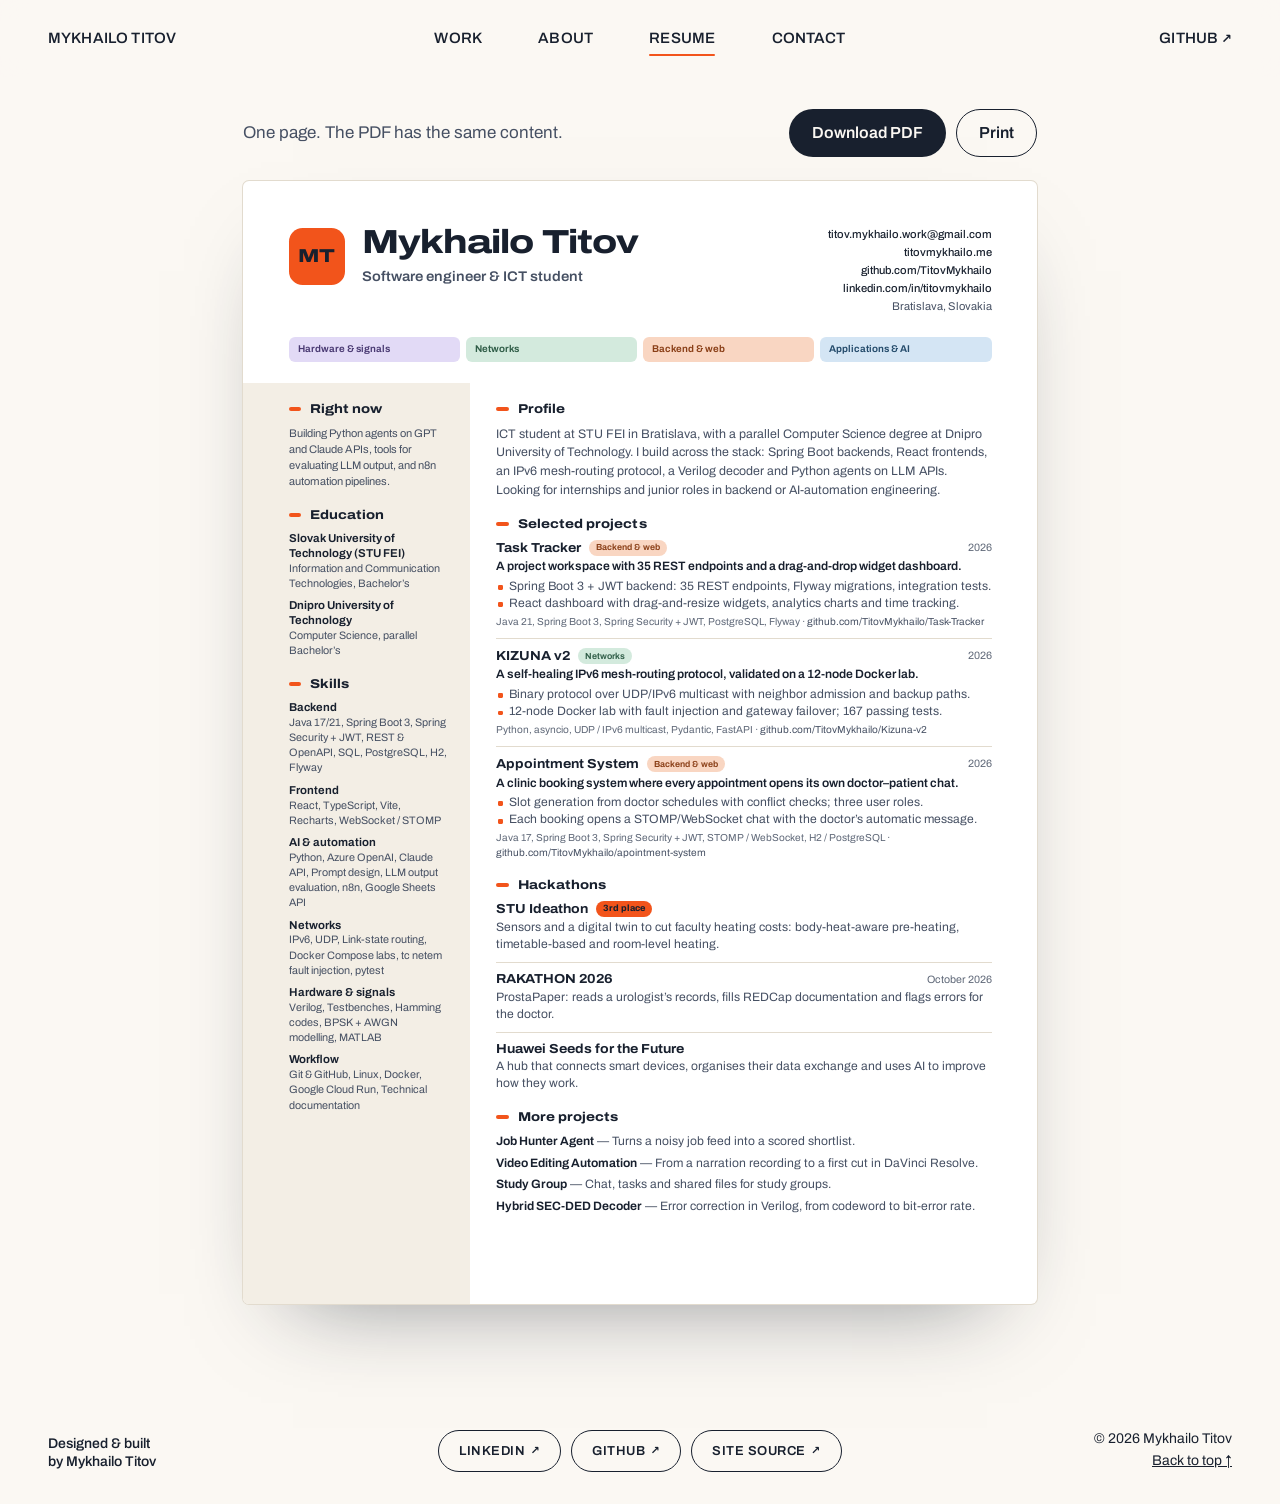
<file: resume.html>
<!doctype html>
<html lang="en"><head>
<meta charset="utf-8"><meta name="viewport" content="width=device-width, initial-scale=1">
<title>Resume — Mykhailo Titov</title>
<meta name="description" content="Resume of Mykhailo Titov, Software engineer &amp; ICT student in Bratislava.">
<link rel="canonical" href="https://titovmykhailo.me/resume.html">
<meta name="theme-color" content="#FBF8F3">
<meta property="og:type" content="website"><meta property="og:url" content="https://titovmykhailo.me/resume.html">
<meta property="og:title" content="Resume — Mykhailo Titov"><meta property="og:description" content="Resume of Mykhailo Titov, Software engineer &amp; ICT student in Bratislava.">
<meta property="og:image" content="https://titovmykhailo.me/assets/og-image.png"><meta property="og:image:width" content="1200"><meta property="og:image:height" content="630">
<meta name="twitter:card" content="summary_large_image"><meta name="twitter:title" content="Resume — Mykhailo Titov"><meta name="twitter:description" content="Resume of Mykhailo Titov, Software engineer &amp; ICT student in Bratislava."><meta name="twitter:image" content="https://titovmykhailo.me/assets/og-image.png">
<link rel="icon" type="image/svg+xml" href="favicon.svg"><link rel="apple-touch-icon" href="assets/apple-touch-icon.png">
<link rel="preload" href="assets/fonts/archivo-latin.woff2" as="font" type="font/woff2" crossorigin>
<link rel="stylesheet" href="styles.css"><script src="script.js" defer></script>
</head><body><a class="skip" href="#main">Skip to content</a><header class="site-header" id="top"><div class="wrap header-inner">
<a class="brand" href="./"><span class="brand-full">Mykhailo Titov</span><span class="brand-short" aria-hidden="true">MT</span></a>
<nav class="site-nav" aria-label="Main"><a href="index.html#work" data-nav="work">Work</a><a href="index.html#about" data-nav="about">About</a><a href="resume.html" data-nav="resume" aria-current="page">Resume</a><a href="index.html#contact" data-nav="contact">Contact</a></nav>
<a class="header-cta" href="https://github.com/TitovMykhailo" target="_blank" rel="noopener">GitHub<span class="ext" aria-hidden="true">↗</span><span class="sr-only"> (opens in a new tab)</span></a>
</div></header><main id="main" class="resume-page"><div class="wrap"><div class="resume-tools"><p>One page. The PDF has the same content.</p><div><a class="btn btn-dark" href="assets/Mykhailo_Titov_CV.pdf" download>Download PDF</a><button class="btn btn-outline" type="button" data-print>Print</button></div></div><article class="cv" aria-label="Resume of Mykhailo Titov">
<header class="cv-head"><div class="cv-id"><span class="cv-mark" aria-hidden="true">MT</span><div><h1>Mykhailo Titov</h1><p class="cv-headline">Software engineer &amp; ICT student</p></div></div>
<ul class="cv-contacts"><li><a href="mailto:titov.mykhailo.work@gmail.com">titov.mykhailo.work@gmail.com</a></li><li><a href="https://titovmykhailo.me">titovmykhailo.me</a></li><li><a href="https://github.com/TitovMykhailo">github.com/TitovMykhailo</a></li><li><a href="https://www.linkedin.com/in/titovmykhailo">linkedin.com/in/titovmykhailo</a></li><li>Bratislava, Slovakia</li></ul></header>
<div class="cv-layers" aria-hidden="true"><span class="tint-lilac">Hardware &amp; signals</span><span class="tint-mint">Networks</span><span class="tint-peach">Backend &amp; web</span><span class="tint-sky">Applications &amp; AI</span></div>
<div class="cv-body"><div class="cv-main"><section class="cv-section"><h2>Profile</h2><p class="cv-profile">ICT student at STU FEI in Bratislava, with a parallel Computer Science degree at Dnipro University of Technology. I build across the stack: Spring Boot backends, React frontends, an IPv6 mesh-routing protocol, a Verilog decoder and Python agents on LLM APIs. Looking for internships and junior roles in backend or AI-automation engineering.</p></section><section class="cv-section"><h2>Selected projects</h2><ul class="cv-list"><li class="cv-item"><div class="cv-row"><h3>Task Tracker</h3><span class="cv-tag tint-peach">Backend &amp; web</span><span class="cv-year">2026</span></div>
<p class="cv-outcome">A project workspace with 35 REST endpoints and a drag-and-drop widget dashboard.</p><ul class="cv-points"><li>Spring Boot 3 + JWT backend: 35 REST endpoints, Flyway migrations, integration tests.</li><li>React dashboard with drag-and-resize widgets, analytics charts and time tracking.</li></ul><p class="cv-foot">Java 21, Spring Boot 3, Spring Security + JWT, PostgreSQL, Flyway · <a href="https://github.com/TitovMykhailo/Task-Tracker">github.com/TitovMykhailo/Task-Tracker</a></p></li><li class="cv-item"><div class="cv-row"><h3>KIZUNA v2</h3><span class="cv-tag tint-mint">Networks</span><span class="cv-year">2026</span></div>
<p class="cv-outcome">A self-healing IPv6 mesh-routing protocol, validated on a 12-node Docker lab.</p><ul class="cv-points"><li>Binary protocol over UDP/IPv6 multicast with neighbor admission and backup paths.</li><li>12-node Docker lab with fault injection and gateway failover; 167 passing tests.</li></ul><p class="cv-foot">Python, asyncio, UDP / IPv6 multicast, Pydantic, FastAPI · <a href="https://github.com/TitovMykhailo/Kizuna-v2">github.com/TitovMykhailo/Kizuna-v2</a></p></li><li class="cv-item"><div class="cv-row"><h3>Appointment System</h3><span class="cv-tag tint-peach">Backend &amp; web</span><span class="cv-year">2026</span></div>
<p class="cv-outcome">A clinic booking system where every appointment opens its own doctor–patient chat.</p><ul class="cv-points"><li>Slot generation from doctor schedules with conflict checks; three user roles.</li><li>Each booking opens a STOMP/WebSocket chat with the doctor’s automatic message.</li></ul><p class="cv-foot">Java 17, Spring Boot 3, Spring Security + JWT, STOMP / WebSocket, H2 / PostgreSQL · <a href="https://github.com/TitovMykhailo/apointment-system">github.com/TitovMykhailo/apointment-system</a></p></li></ul></section><section class="cv-section"><h2>Hackathons</h2><ul class="cv-list"><li class="cv-item"><div class="cv-row"><h3>STU Ideathon</h3><span class="cv-badge">3rd place</span><span class="cv-year"></span></div>
<p class="cv-text">Sensors and a digital twin to cut faculty heating costs: body-heat-aware pre-heating, timetable-based and room-level heating.</p></li><li class="cv-item"><div class="cv-row"><h3>RAKATHON 2026</h3><span class="cv-year">October 2026</span></div>
<p class="cv-text">ProstaPaper: reads a urologist’s records, fills REDCap documentation and flags errors for the doctor.</p></li><li class="cv-item"><div class="cv-row"><h3>Huawei Seeds for the Future</h3><span class="cv-year"></span></div>
<p class="cv-text">A hub that connects smart devices, organises their data exchange and uses AI to improve how they work.</p></li></ul></section><section class="cv-section"><h2>More projects</h2><ul class="cv-more"><li><b>Job Hunter Agent</b> — Turns a noisy job feed into a scored shortlist.</li><li><b>Video Editing Automation</b> — From a narration recording to a first cut in DaVinci Resolve.</li><li><b>Study Group</b> — Chat, tasks and shared files for study groups.</li><li><b>Hybrid SEC-DED Decoder</b> — Error correction in Verilog, from codeword to bit-error rate.</li></ul></section></div>
<aside class="cv-side"><div class="cv-block"><h2>Right now</h2><p class="cv-now">Building Python agents on GPT and Claude APIs, tools for evaluating LLM output, and n8n automation pipelines.</p></div><div class="cv-block"><h2>Education</h2><ul class="cv-plain"><li><b>Slovak University of Technology (STU FEI)</b><span>Information and Communication Technologies, Bachelor’s</span></li><li><b>Dnipro University of Technology</b><span>Computer Science, parallel Bachelor’s</span></li></ul></div><div class="cv-block"><h2>Skills</h2><ul class="cv-plain"><li><b>Backend</b><span>Java 17/21, Spring Boot 3, Spring Security + JWT, REST &amp; OpenAPI, SQL, PostgreSQL, H2, Flyway</span></li><li><b>Frontend</b><span>React, TypeScript, Vite, Recharts, WebSocket / STOMP</span></li><li><b>AI &amp; automation</b><span>Python, Azure OpenAI, Claude API, Prompt design, LLM output evaluation, n8n, Google Sheets API</span></li><li><b>Networks</b><span>IPv6, UDP, Link-state routing, Docker Compose labs, tc netem fault injection, pytest</span></li><li><b>Hardware &amp; signals</b><span>Verilog, Testbenches, Hamming codes, BPSK + AWGN modelling, MATLAB</span></li><li><b>Workflow</b><span>Git &amp; GitHub, Linux, Docker, Google Cloud Run, Technical documentation</span></li></ul></div></aside></div>
</article></div></main><footer class="site-footer"><div class="wrap footer-inner">
<p class="footer-made">Designed &amp; built<br>by Mykhailo Titov</p>
<p class="footer-pills"><a class="pill-link" href="https://www.linkedin.com/in/titovmykhailo" target="_blank" rel="noopener">LinkedIn<span class="ext" aria-hidden="true">↗</span><span class="sr-only"> (opens in a new tab)</span></a><a class="pill-link" href="https://github.com/TitovMykhailo" target="_blank" rel="noopener">GitHub<span class="ext" aria-hidden="true">↗</span><span class="sr-only"> (opens in a new tab)</span></a><a class="pill-link" href="https://github.com/TitovMykhailo/TitovMykhailo.github.io" target="_blank" rel="noopener">Site source<span class="ext" aria-hidden="true">↗</span><span class="sr-only"> (opens in a new tab)</span></a></p>
<p class="footer-end">© <span data-year>2026</span> Mykhailo Titov<br><a href="#top">Back to top ↑</a></p>
</div></footer>
</body></html>
</file>
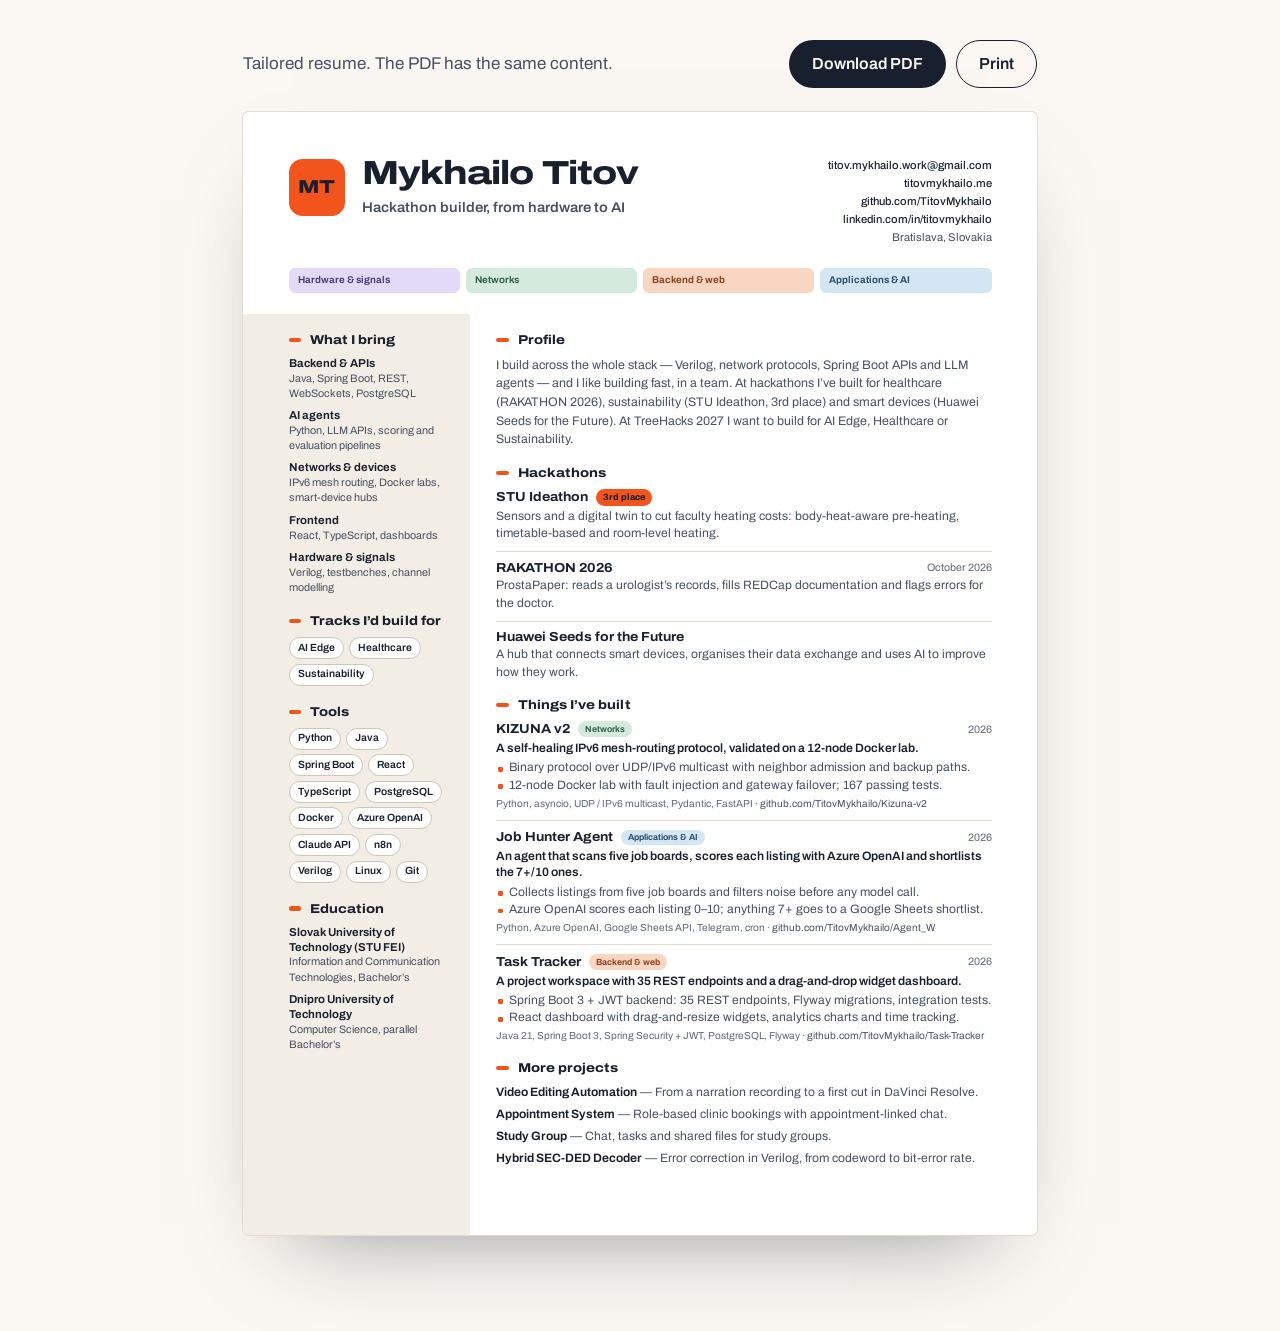
<file: cv/treehacks.html>
<!doctype html>
<html lang="en"><head>
<meta charset="utf-8"><meta name="viewport" content="width=device-width, initial-scale=1">
<title>Resume — Mykhailo Titov</title>
<meta name="description" content="Resume of Mykhailo Titov.">
<link rel="canonical" href="https://titovmykhailo.me/cv/treehacks.html">
<meta name="theme-color" content="#FBF8F3">
<meta property="og:type" content="website"><meta property="og:url" content="https://titovmykhailo.me/cv/treehacks.html">
<meta property="og:title" content="Resume — Mykhailo Titov"><meta property="og:description" content="Resume of Mykhailo Titov.">
<meta property="og:image" content="https://titovmykhailo.me/assets/og-image.png"><meta property="og:image:width" content="1200"><meta property="og:image:height" content="630">
<meta name="twitter:card" content="summary_large_image"><meta name="twitter:title" content="Resume — Mykhailo Titov"><meta name="twitter:description" content="Resume of Mykhailo Titov."><meta name="twitter:image" content="https://titovmykhailo.me/assets/og-image.png">
<link rel="icon" type="image/svg+xml" href="../favicon.svg"><link rel="apple-touch-icon" href="../assets/apple-touch-icon.png">
<link rel="preload" href="../assets/fonts/archivo-latin.woff2" as="font" type="font/woff2" crossorigin>
<link rel="stylesheet" href="../styles.css"><script src="../script.js" defer></script>
<meta name="robots" content="noindex">
</head><body><a class="skip" href="#main">Skip to content</a><main id="main" class="resume-page resume-solo"><div class="wrap"><div class="resume-tools"><p>Tailored resume. The PDF has the same content.</p><div><a class="btn btn-dark" href="../assets/Mykhailo_Titov_CV_TreeHacks.pdf" download>Download PDF</a><button class="btn btn-outline" type="button" data-print>Print</button></div></div><article class="cv" aria-label="Resume of Mykhailo Titov">
<header class="cv-head"><div class="cv-id"><span class="cv-mark" aria-hidden="true">MT</span><div><h1>Mykhailo Titov</h1><p class="cv-headline">Hackathon builder, from hardware to AI</p></div></div>
<ul class="cv-contacts"><li><a href="mailto:titov.mykhailo.work@gmail.com">titov.mykhailo.work@gmail.com</a></li><li><a href="https://titovmykhailo.me">titovmykhailo.me</a></li><li><a href="https://github.com/TitovMykhailo">github.com/TitovMykhailo</a></li><li><a href="https://www.linkedin.com/in/titovmykhailo">linkedin.com/in/titovmykhailo</a></li><li>Bratislava, Slovakia</li></ul></header>
<div class="cv-layers" aria-hidden="true"><span class="tint-lilac">Hardware &amp; signals</span><span class="tint-mint">Networks</span><span class="tint-peach">Backend &amp; web</span><span class="tint-sky">Applications &amp; AI</span></div>
<div class="cv-body"><div class="cv-main"><section class="cv-section"><h2>Profile</h2><p class="cv-profile">I build across the whole stack — Verilog, network protocols, Spring Boot APIs and LLM agents — and I like building fast, in a team. At hackathons I’ve built for healthcare (RAKATHON 2026), sustainability (STU Ideathon, 3rd place) and smart devices (Huawei Seeds for the Future). At TreeHacks 2027 I want to build for AI Edge, Healthcare or Sustainability.</p></section><section class="cv-section"><h2>Hackathons</h2><ul class="cv-list"><li class="cv-item"><div class="cv-row"><h3>STU Ideathon</h3><span class="cv-badge">3rd place</span><span class="cv-year"></span></div>
<p class="cv-text">Sensors and a digital twin to cut faculty heating costs: body-heat-aware pre-heating, timetable-based and room-level heating.</p></li><li class="cv-item"><div class="cv-row"><h3>RAKATHON 2026</h3><span class="cv-year">October 2026</span></div>
<p class="cv-text">ProstaPaper: reads a urologist’s records, fills REDCap documentation and flags errors for the doctor.</p></li><li class="cv-item"><div class="cv-row"><h3>Huawei Seeds for the Future</h3><span class="cv-year"></span></div>
<p class="cv-text">A hub that connects smart devices, organises their data exchange and uses AI to improve how they work.</p></li></ul></section><section class="cv-section"><h2>Things I’ve built</h2><ul class="cv-list"><li class="cv-item"><div class="cv-row"><h3>KIZUNA v2</h3><span class="cv-tag tint-mint">Networks</span><span class="cv-year">2026</span></div>
<p class="cv-outcome">A self-healing IPv6 mesh-routing protocol, validated on a 12-node Docker lab.</p><ul class="cv-points"><li>Binary protocol over UDP/IPv6 multicast with neighbor admission and backup paths.</li><li>12-node Docker lab with fault injection and gateway failover; 167 passing tests.</li></ul><p class="cv-foot">Python, asyncio, UDP / IPv6 multicast, Pydantic, FastAPI · <a href="https://github.com/TitovMykhailo/Kizuna-v2">github.com/TitovMykhailo/Kizuna-v2</a></p></li><li class="cv-item"><div class="cv-row"><h3>Job Hunter Agent</h3><span class="cv-tag tint-sky">Applications &amp; AI</span><span class="cv-year">2026</span></div>
<p class="cv-outcome">An agent that scans five job boards, scores each listing with Azure OpenAI and shortlists the 7+/10 ones.</p><ul class="cv-points"><li>Collects listings from five job boards and filters noise before any model call.</li><li>Azure OpenAI scores each listing 0–10; anything 7+ goes to a Google Sheets shortlist.</li></ul><p class="cv-foot">Python, Azure OpenAI, Google Sheets API, Telegram, cron · <a href="https://github.com/TitovMykhailo/Agent_W">github.com/TitovMykhailo/Agent_W</a></p></li><li class="cv-item"><div class="cv-row"><h3>Task Tracker</h3><span class="cv-tag tint-peach">Backend &amp; web</span><span class="cv-year">2026</span></div>
<p class="cv-outcome">A project workspace with 35 REST endpoints and a drag-and-drop widget dashboard.</p><ul class="cv-points"><li>Spring Boot 3 + JWT backend: 35 REST endpoints, Flyway migrations, integration tests.</li><li>React dashboard with drag-and-resize widgets, analytics charts and time tracking.</li></ul><p class="cv-foot">Java 21, Spring Boot 3, Spring Security + JWT, PostgreSQL, Flyway · <a href="https://github.com/TitovMykhailo/Task-Tracker">github.com/TitovMykhailo/Task-Tracker</a></p></li></ul></section><section class="cv-section"><h2>More projects</h2><ul class="cv-more"><li><b>Video Editing Automation</b> — From a narration recording to a first cut in DaVinci Resolve.</li><li><b>Appointment System</b> — Role-based clinic bookings with appointment-linked chat.</li><li><b>Study Group</b> — Chat, tasks and shared files for study groups.</li><li><b>Hybrid SEC-DED Decoder</b> — Error correction in Verilog, from codeword to bit-error rate.</li></ul></section></div>
<aside class="cv-side"><div class="cv-block"><h2>What I bring</h2><ul class="cv-plain"><li><b>Backend &amp; APIs</b><span>Java, Spring Boot, REST, WebSockets, PostgreSQL</span></li><li><b>AI agents</b><span>Python, LLM APIs, scoring and evaluation pipelines</span></li><li><b>Networks &amp; devices</b><span>IPv6 mesh routing, Docker labs, smart-device hubs</span></li><li><b>Frontend</b><span>React, TypeScript, dashboards</span></li><li><b>Hardware &amp; signals</b><span>Verilog, testbenches, channel modelling</span></li></ul></div><div class="cv-block"><h2>Tracks I’d build for</h2><ul class="cv-chips"><li>AI Edge</li><li>Healthcare</li><li>Sustainability</li></ul></div><div class="cv-block"><h2>Tools</h2><ul class="cv-chips"><li>Python</li><li>Java</li><li>Spring Boot</li><li>React</li><li>TypeScript</li><li>PostgreSQL</li><li>Docker</li><li>Azure OpenAI</li><li>Claude API</li><li>n8n</li><li>Verilog</li><li>Linux</li><li>Git</li></ul></div><div class="cv-block"><h2>Education</h2><ul class="cv-plain"><li><b>Slovak University of Technology (STU FEI)</b><span>Information and Communication Technologies, Bachelor’s</span></li><li><b>Dnipro University of Technology</b><span>Computer Science, parallel Bachelor’s</span></li></ul></div></aside></div>
</article></div></main></body></html>
</file>
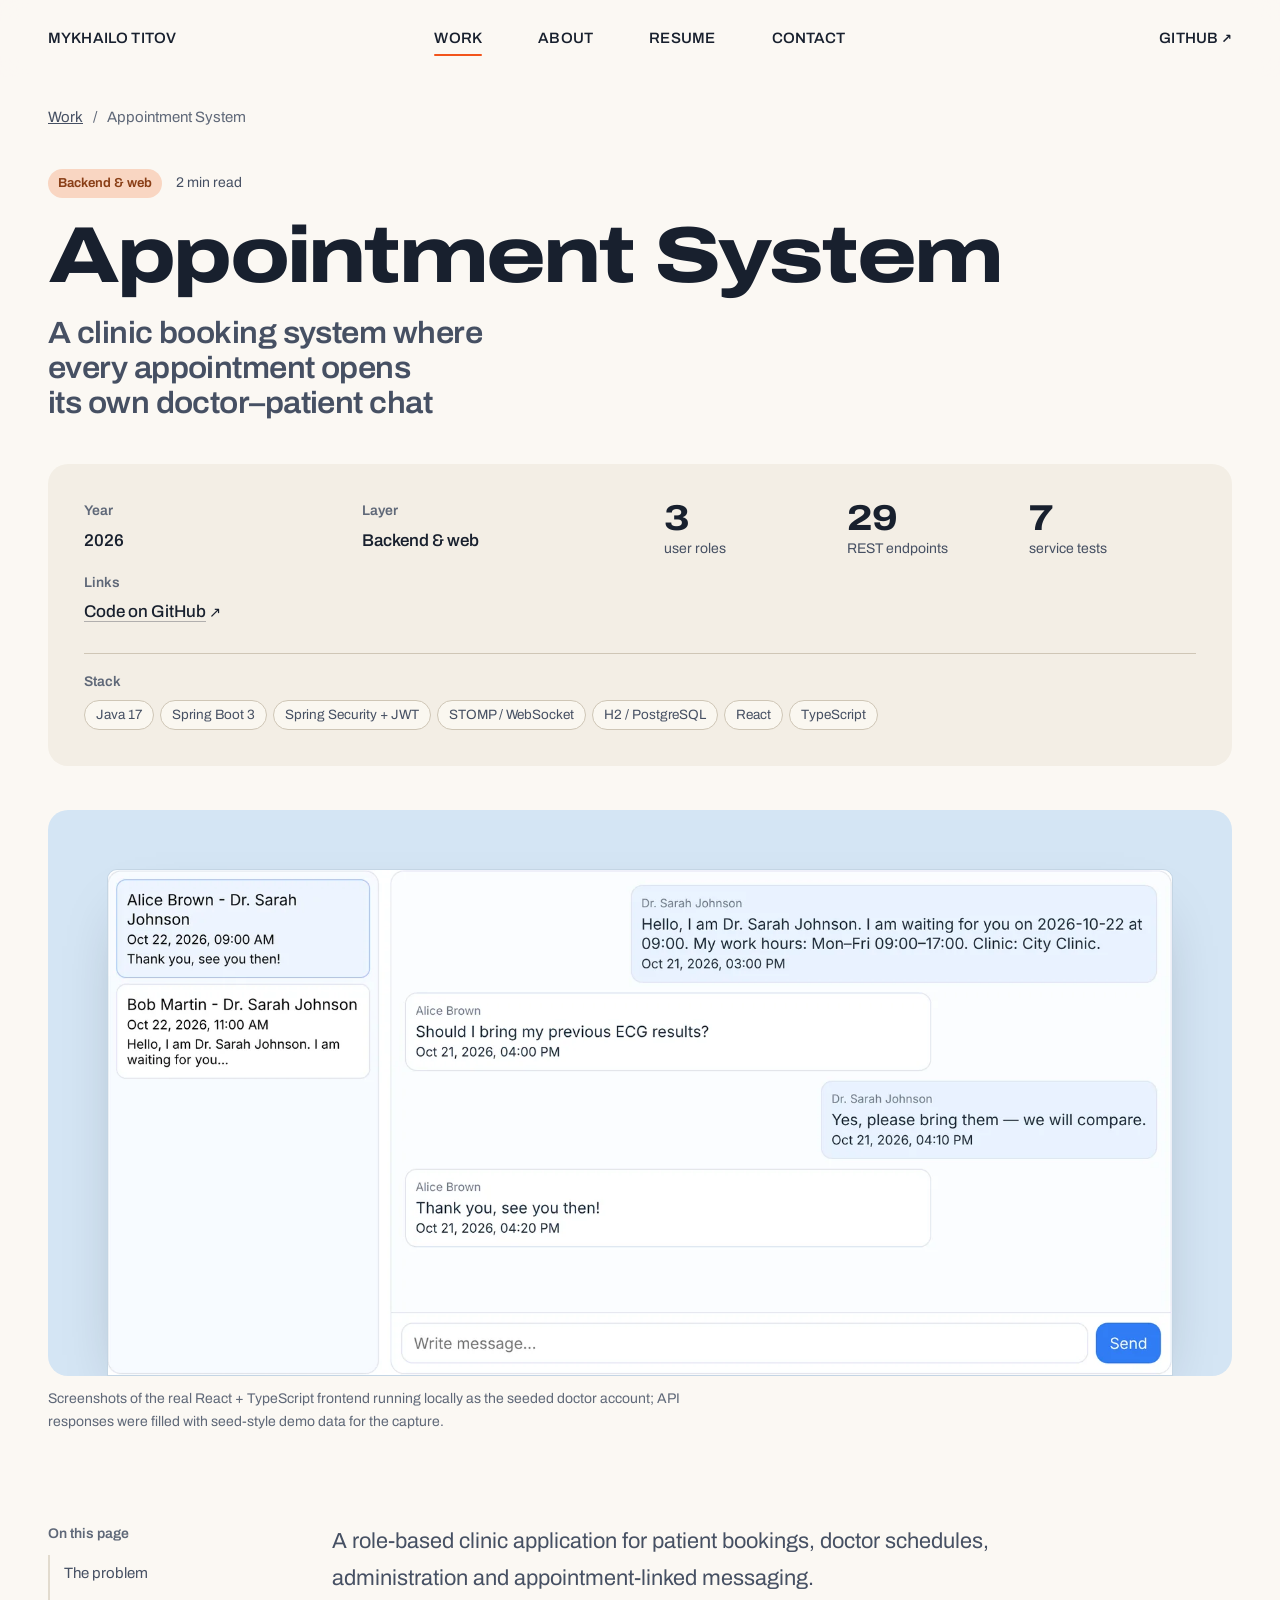
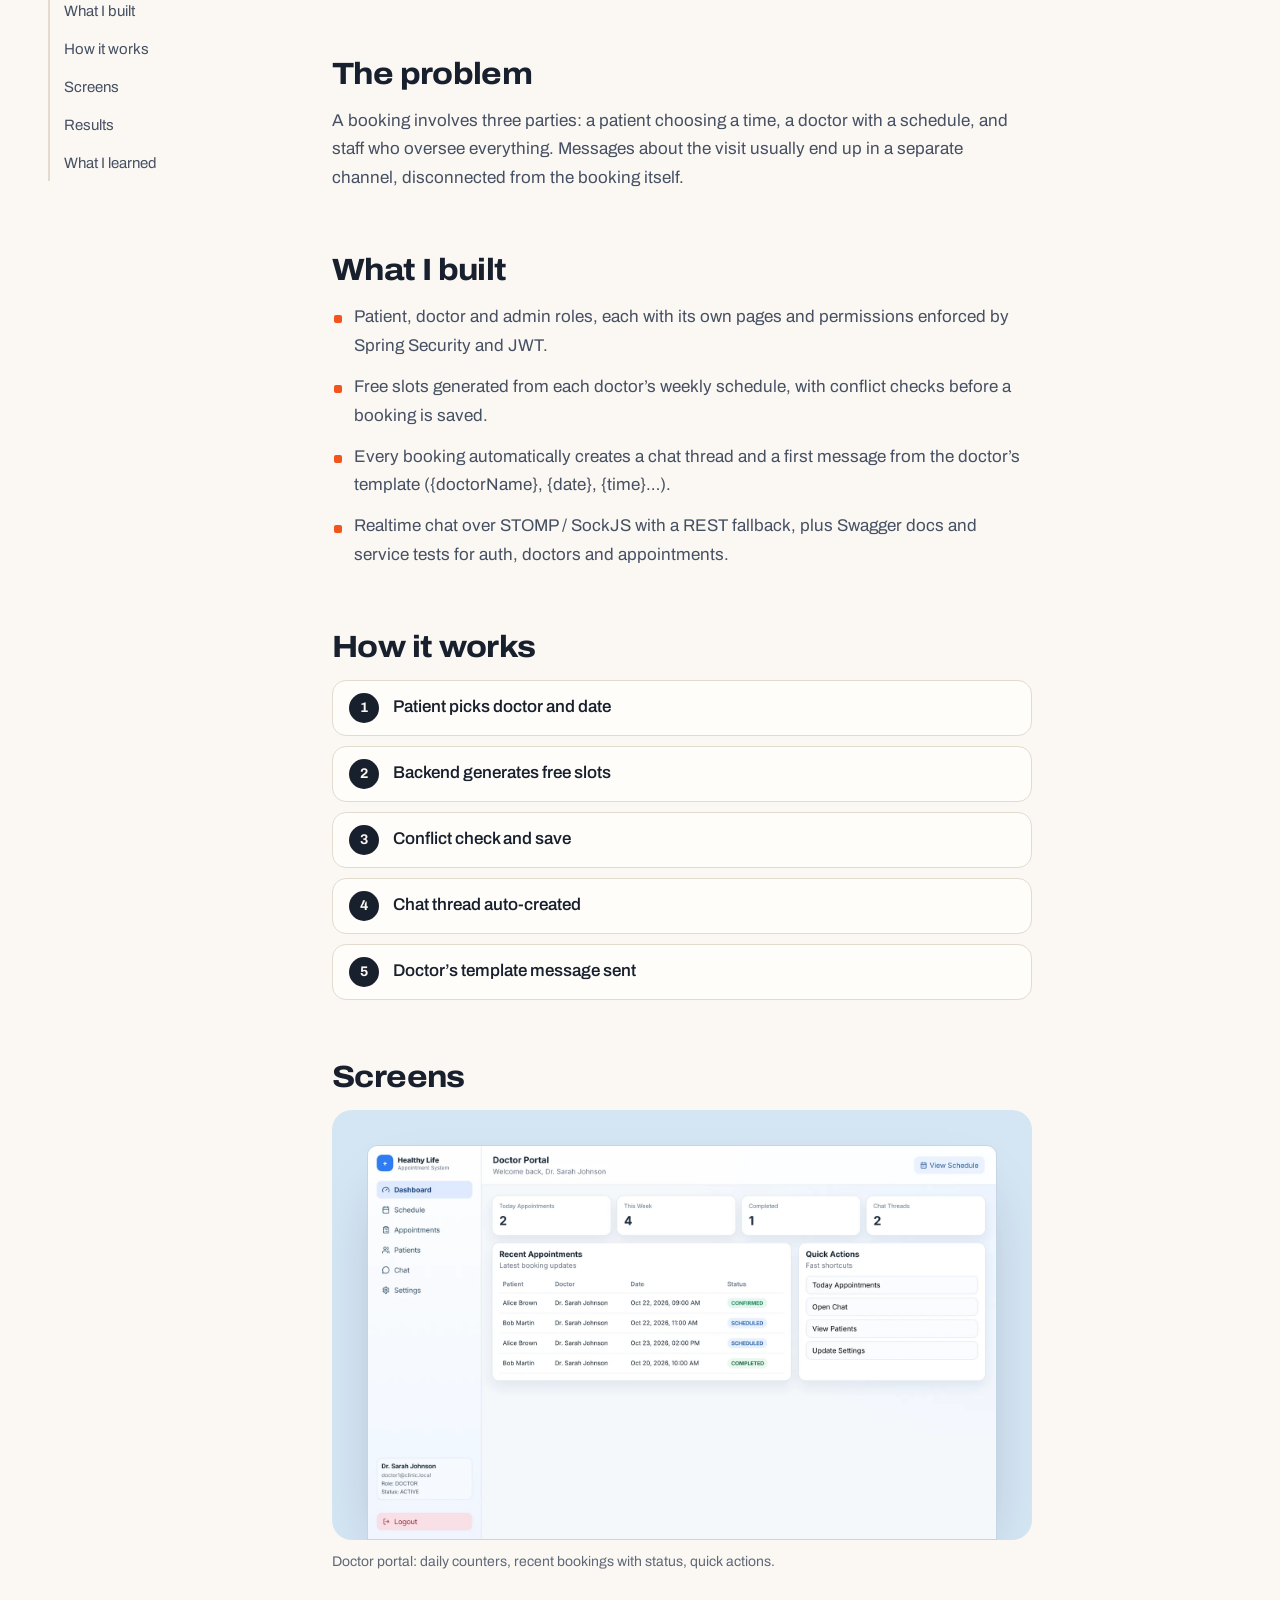
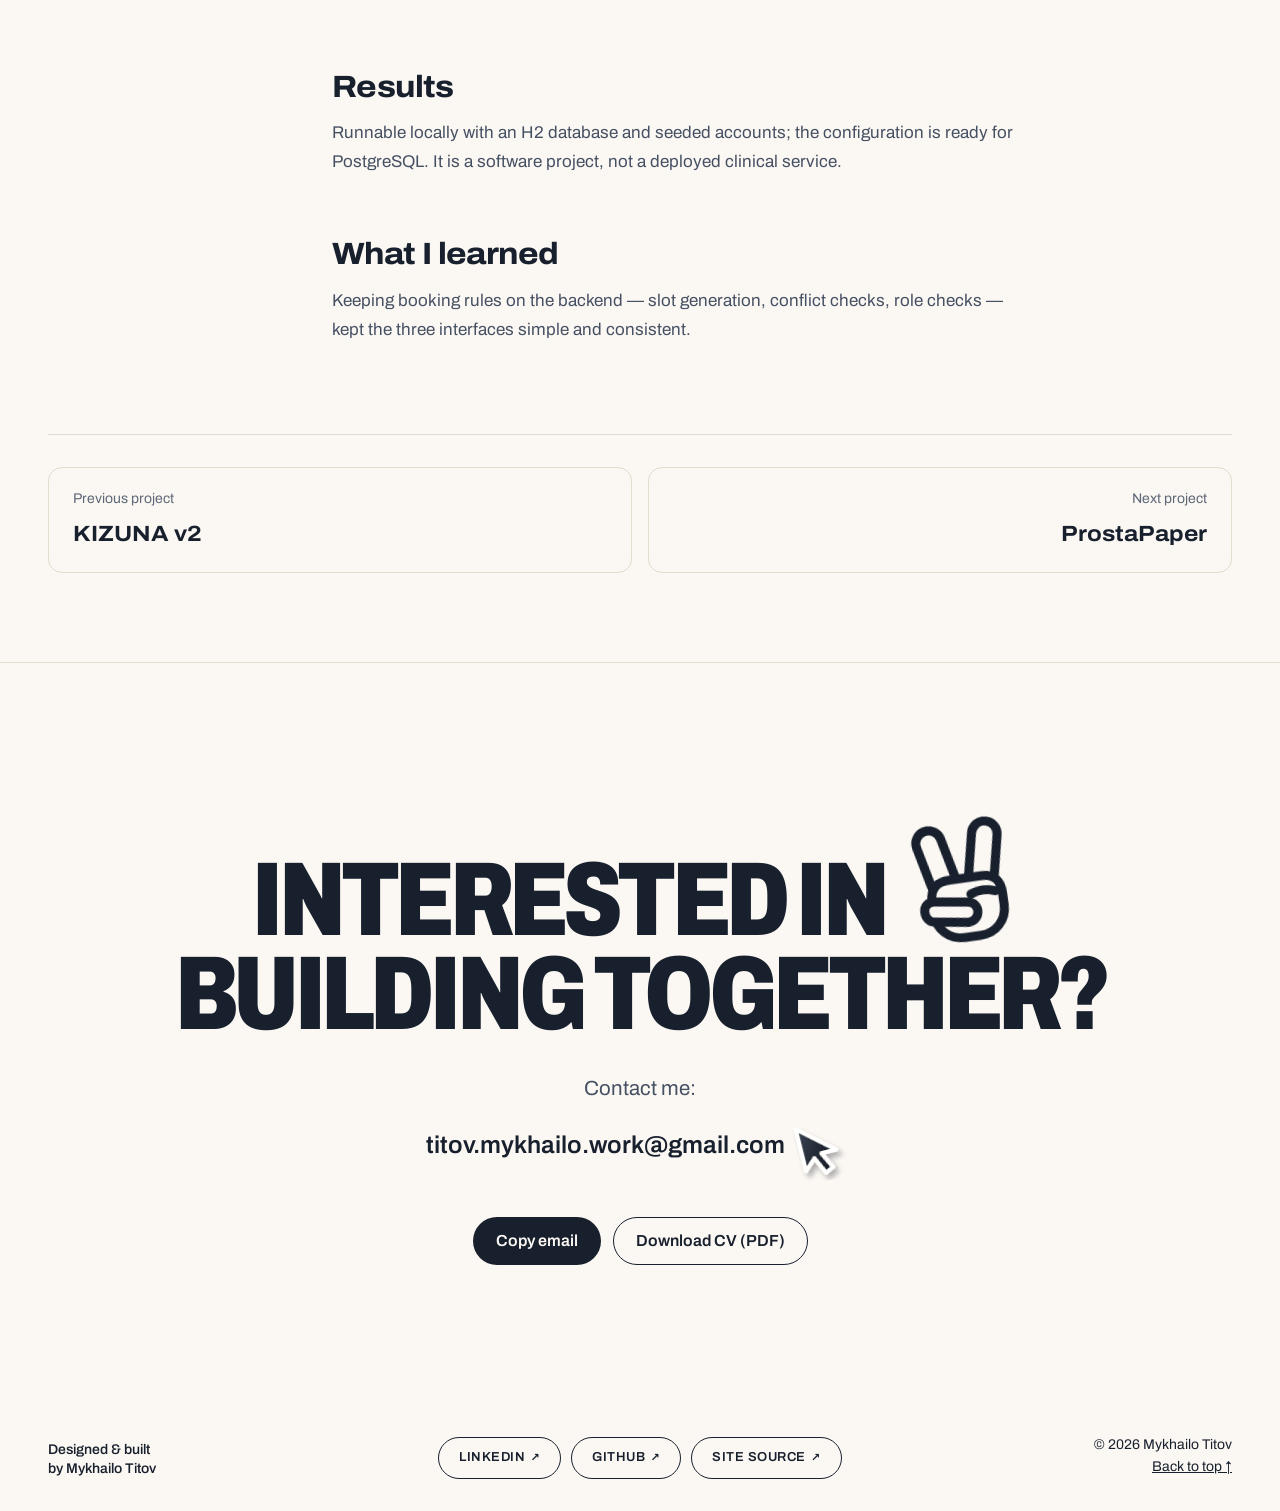
<file: projects/clinic.html>
<!doctype html>
<html lang="en"><head>
<meta charset="utf-8"><meta name="viewport" content="width=device-width, initial-scale=1">
<title>Appointment System — Mykhailo Titov</title>
<meta name="description" content="A clinic booking system where every appointment opens its own doctor–patient chat. A role-based clinic application for patient bookings, doctor schedules, administration and appointment-linked messaging.">
<link rel="canonical" href="https://titovmykhailo.me/projects/clinic.html">
<meta name="theme-color" content="#FBF8F3">
<meta property="og:type" content="website"><meta property="og:url" content="https://titovmykhailo.me/projects/clinic.html">
<meta property="og:title" content="Appointment System — Mykhailo Titov"><meta property="og:description" content="A clinic booking system where every appointment opens its own doctor–patient chat. A role-based clinic application for patient bookings, doctor schedules, administration and appointment-linked messaging.">
<meta property="og:image" content="https://titovmykhailo.me/assets/og-image.png"><meta property="og:image:width" content="1200"><meta property="og:image:height" content="630">
<meta name="twitter:card" content="summary_large_image"><meta name="twitter:title" content="Appointment System — Mykhailo Titov"><meta name="twitter:description" content="A clinic booking system where every appointment opens its own doctor–patient chat. A role-based clinic application for patient bookings, doctor schedules, administration and appointment-linked messaging."><meta name="twitter:image" content="https://titovmykhailo.me/assets/og-image.png">
<link rel="icon" type="image/svg+xml" href="../favicon.svg"><link rel="apple-touch-icon" href="../assets/apple-touch-icon.png">
<link rel="preload" href="../assets/fonts/archivo-latin.woff2" as="font" type="font/woff2" crossorigin>
<link rel="stylesheet" href="../styles.css"><script src="../script.js" defer></script>
</head><body><a class="skip" href="#main">Skip to content</a><header class="site-header" id="top"><div class="wrap header-inner">
<a class="brand" href="../index.html"><span class="brand-full">Mykhailo Titov</span><span class="brand-short" aria-hidden="true">MT</span></a>
<nav class="site-nav" aria-label="Main"><a href="../index.html#work" data-nav="work" aria-current="page">Work</a><a href="../index.html#about" data-nav="about">About</a><a href="../resume.html" data-nav="resume">Resume</a><a href="../index.html#contact" data-nav="contact">Contact</a></nav>
<a class="header-cta" href="https://github.com/TitovMykhailo" target="_blank" rel="noopener">GitHub<span class="ext" aria-hidden="true">↗</span><span class="sr-only"> (opens in a new tab)</span></a>
</div></header><main id="main" class="case-page">
<div class="wrap">
<nav class="breadcrumb" aria-label="Breadcrumb"><a href="../index.html#work">Work</a><span aria-hidden="true">/</span><span aria-current="page">Appointment System</span></nav>
<header class="case-head">
<p class="case-meta"><span class="layer-tag tint-peach">Backend &amp; web</span><span>2 min read</span></p>
<h1 class="case-title">Appointment System</h1>
<p class="case-outcome case-outcome-lg">A clinic booking system where every appointment opens its own doctor–patient chat</p>
</header>
<div class="tldr"><dl class="tldr-list"><div><dt>Year</dt><dd>2026</dd></div><div><dt>Layer</dt><dd>Backend &amp; web</dd></div><div><dt>Links</dt><dd class="dd-links"><a class="text-link" href="https://github.com/TitovMykhailo/apointment-system" target="_blank" rel="noopener">Code on GitHub<span class="ext" aria-hidden="true">↗</span><span class="sr-only"> (opens in a new tab)</span></a></dd></div></dl><ul class="metrics metrics-lg"><li><b>3</b><span>user roles</span></li><li><b>29</b><span>REST endpoints</span></li><li><b>7</b><span>service tests</span></li></ul><div class="tldr-stack"><h2 class="tldr-h">Stack</h2><ul class="chips"><li>Java 17</li><li>Spring Boot 3</li><li>Spring Security + JWT</li><li>STOMP / WebSocket</li><li>H2 / PostgreSQL</li><li>React</li><li>TypeScript</li></ul></div></div>
<figure class="case-hero"><div class="media tint-sky media-large media-shot"><div class="shot"><img src="../assets/projects/clinic/chat.webp" width="1600" height="760" alt="Appointment chat: a thread per booking on the left, and a conversation that starts with the doctor&#x27;s automatic message for the booked time." loading="eager" decoding="async"></div></div><figcaption>Screenshots of the real React + TypeScript frontend running locally as the seeded doctor account; API responses were filled with seed-style demo data for the capture.</figcaption></figure>
<div class="case-body">
<aside class="toc" aria-label="On this page"><p class="toc-title">On this page</p><ol><li><a href="#problem">The problem</a></li><li><a href="#built">What I built</a></li><li><a href="#how">How it works</a></li><li><a href="#screens">Screens</a></li><li><a href="#results">Results</a></li><li><a href="#learned">What I learned</a></li></ol></aside>
<article class="prose">
<p class="prose-lead">A role-based clinic application for patient bookings, doctor schedules, administration and appointment-linked messaging.</p>
<section id="problem" aria-labelledby="problem-h"><h2 id="problem-h">The problem</h2><p>A booking involves three parties: a patient choosing a time, a doctor with a schedule, and staff who oversee everything. Messages about the visit usually end up in a separate channel, disconnected from the booking itself.</p></section>
<section id="built" aria-labelledby="built-h"><h2 id="built-h">What I built</h2><ul><li>Patient, doctor and admin roles, each with its own pages and permissions enforced by Spring Security and JWT.</li><li>Free slots generated from each doctor’s weekly schedule, with conflict checks before a booking is saved.</li><li>Every booking automatically creates a chat thread and a first message from the doctor’s template ({doctorName}, {date}, {time}…).</li><li>Realtime chat over STOMP / SockJS with a REST fallback, plus Swagger docs and service tests for auth, doctors and appointments.</li></ul></section>
<section id="how" aria-labelledby="how-h"><h2 id="how-h">How it works</h2><ol class="steps"><li><span>1</span>Patient picks doctor and date</li><li><span>2</span>Backend generates free slots</li><li><span>3</span>Conflict check and save</li><li><span>4</span>Chat thread auto-created</li><li><span>5</span>Doctor’s template message sent</li></ol></section>

<section id="screens" aria-labelledby="screens-h"><h2 id="screens-h">Screens</h2><figure class="gallery-item"><div class="media tint-sky media-shot"><div class="shot"><img src="../assets/projects/clinic/dashboard.webp" width="1600" height="1000" alt="Doctor portal dashboard with counters for today, this week, completed appointments and chat threads, a recent-appointments table and quick actions." loading="lazy" decoding="async"></div></div><figcaption>Doctor portal: daily counters, recent bookings with status, quick actions.</figcaption></figure></section>
<section id="results" aria-labelledby="results-h"><h2 id="results-h">Results</h2><p>Runnable locally with an H2 database and seeded accounts; the configuration is ready for PostgreSQL. It is a software project, not a deployed clinical service.</p></section>
<section id="learned" aria-labelledby="learned-h"><h2 id="learned-h">What I learned</h2><p>Keeping booking rules on the backend — slot generation, conflict checks, role checks — kept the three interfaces simple and consistent.</p></section>
</article>
</div>
<nav class="pager" aria-label="More projects"><a class="pager-prev" href="kizuna.html"><span>Previous project</span><b>KIZUNA v2</b></a><a class="pager-next" href="prostapaper.html"><span>Next project</span><b>ProstaPaper</b></a></nav>
</div></main><section class="contact" id="contact" aria-labelledby="contact-title"><div class="wrap contact-inner">
<h2 id="contact-title" class="contact-title"><span class="ct-line">Interested in <svg class="ico ico-peace" viewBox="0 0 64 64" aria-hidden="true"><g fill="var(--paper)" stroke="currentColor" stroke-width="4.4" stroke-linejoin="round" stroke-linecap="round"><rect x="15.5" y="4" width="13" height="34" rx="6.5" transform="rotate(-13 22 36)"/><rect x="33" y="3" width="13" height="35" rx="6.5" transform="rotate(12 39.5 36)"/><path d="M14 40c0-6 4-9 10-9h17c6 0 9 4 9 10v6c0 8-6 14-14 14h-8c-8 0-14-6-14-14Z"/><path d="M34 39.5c4-1.6 8.5-1.6 12.5 0" fill="none"/><path d="M9.5 45.5c0-3 2.4-5 5.4-4.6l17 2.4c3 .4 4.8 3 4.3 6-.5 2.8-3.2 4.6-6 4.2l-16.4-2.4c-2.7-.4-4.3-2.8-4.3-5.6Z"/></g></svg></span><span class="ct-line">building together?</span></h2>
<p class="contact-lead">Contact me:</p>
<p class="contact-mail-row"><a class="contact-mail" href="mailto:titov.mykhailo.work@gmail.com">titov.mykhailo.work<wbr>@gmail.com</a><svg class="cursor3d" viewBox="0 0 80 80" aria-hidden="true"><defs><filter id="cur-shadow" x="-30%" y="-30%" width="160%" height="160%"><feDropShadow dx="3" dy="6" stdDeviation="3.5" flood-color="#18202E" flood-opacity=".35"/></filter><linearGradient id="cur-fill" x1="0" y1="0" x2="1" y2="1"><stop offset="0" stop-color="#3a4252"/><stop offset="1" stop-color="#0d121b"/></linearGradient></defs><path filter="url(#cur-shadow)" d="M14 8 L14 62 L28 49 L38 70 L48 65 L38 45 L57 45 Z" fill="url(#cur-fill)" stroke="#fff" stroke-width="5" stroke-linejoin="round"/></svg></p>
<div class="contact-actions"><button class="btn btn-dark" type="button" data-copy-email="titov.mykhailo.work@gmail.com">Copy email</button><a class="btn btn-outline" href="../assets/Mykhailo_Titov_CV.pdf" download>Download CV (PDF)</a></div>
<p class="copy-status" id="copy-status" role="status" aria-live="polite"></p>
</div></section><footer class="site-footer"><div class="wrap footer-inner">
<p class="footer-made">Designed &amp; built<br>by Mykhailo Titov</p>
<p class="footer-pills"><a class="pill-link" href="https://www.linkedin.com/in/titovmykhailo" target="_blank" rel="noopener">LinkedIn<span class="ext" aria-hidden="true">↗</span><span class="sr-only"> (opens in a new tab)</span></a><a class="pill-link" href="https://github.com/TitovMykhailo" target="_blank" rel="noopener">GitHub<span class="ext" aria-hidden="true">↗</span><span class="sr-only"> (opens in a new tab)</span></a><a class="pill-link" href="https://github.com/TitovMykhailo/TitovMykhailo.github.io" target="_blank" rel="noopener">Site source<span class="ext" aria-hidden="true">↗</span><span class="sr-only"> (opens in a new tab)</span></a></p>
<p class="footer-end">© <span data-year>2026</span> Mykhailo Titov<br><a href="#top">Back to top ↑</a></p>
</div></footer>
</body></html>
</file>
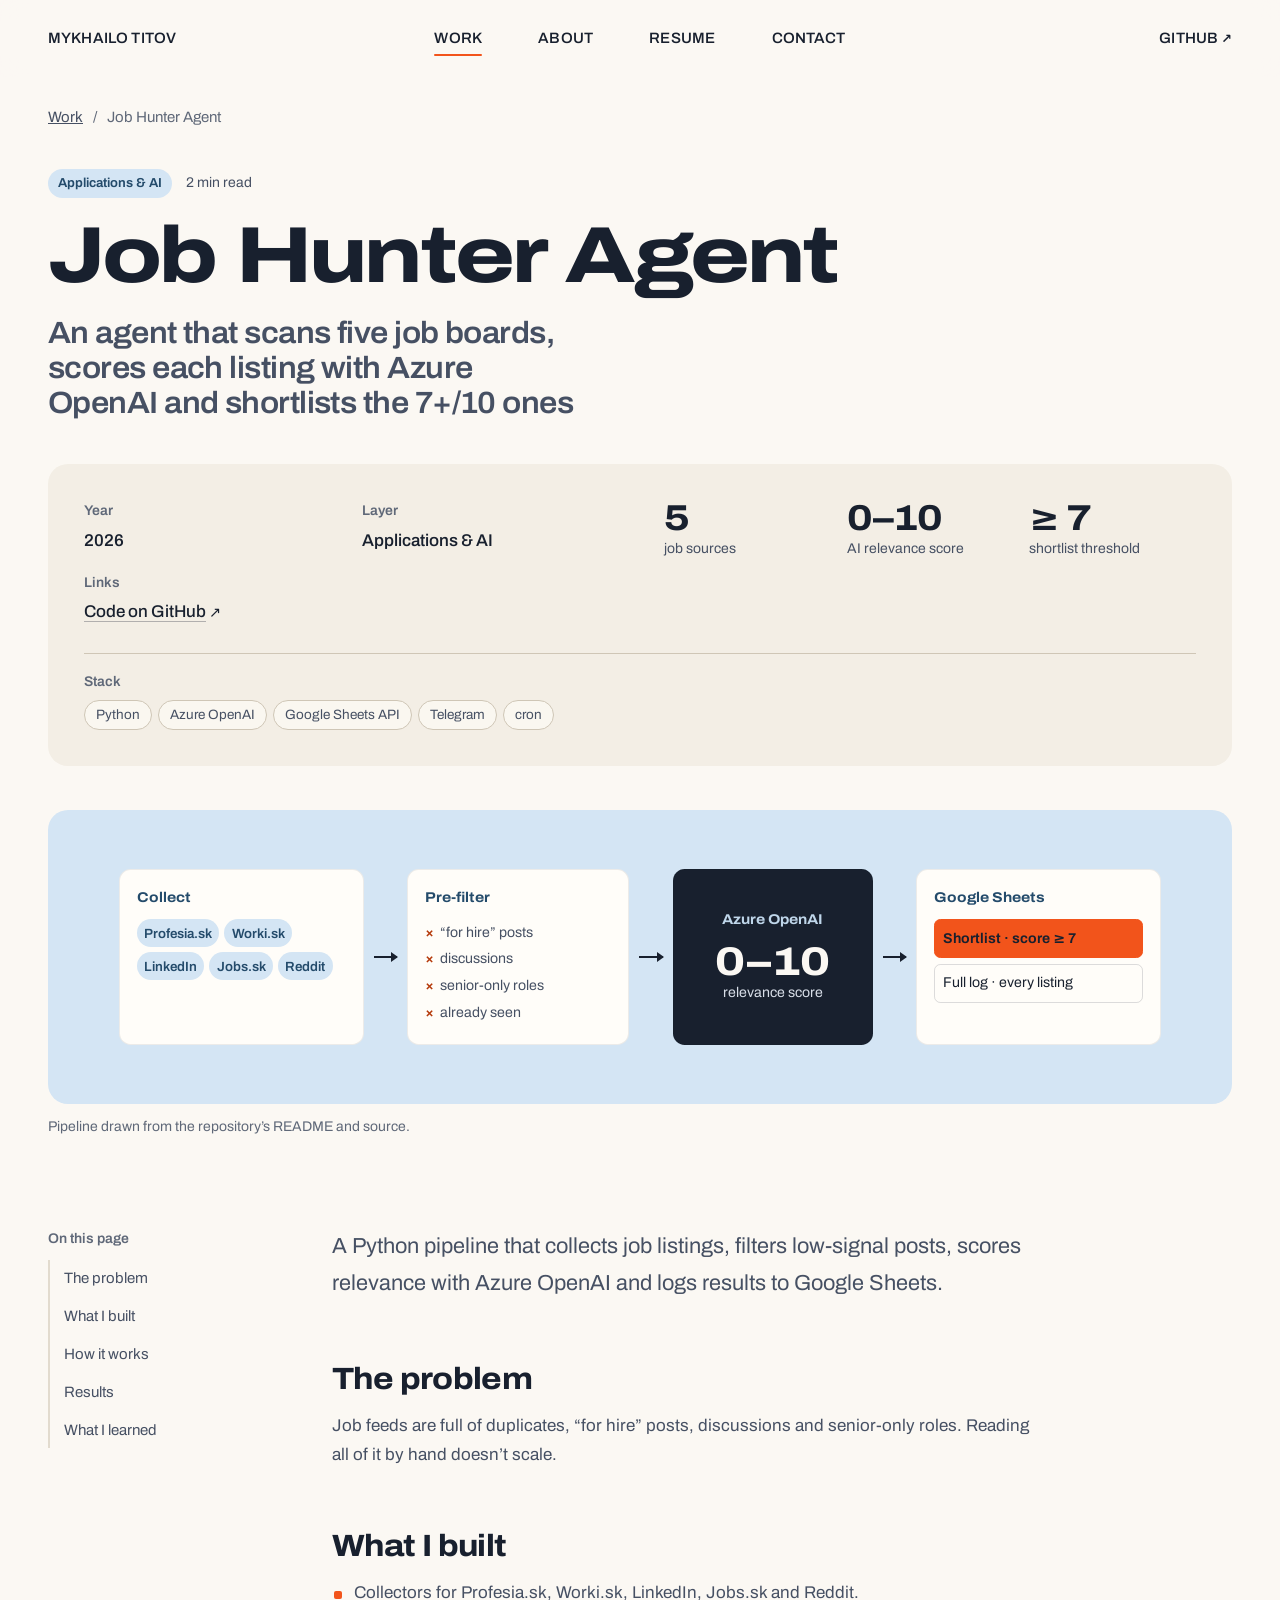
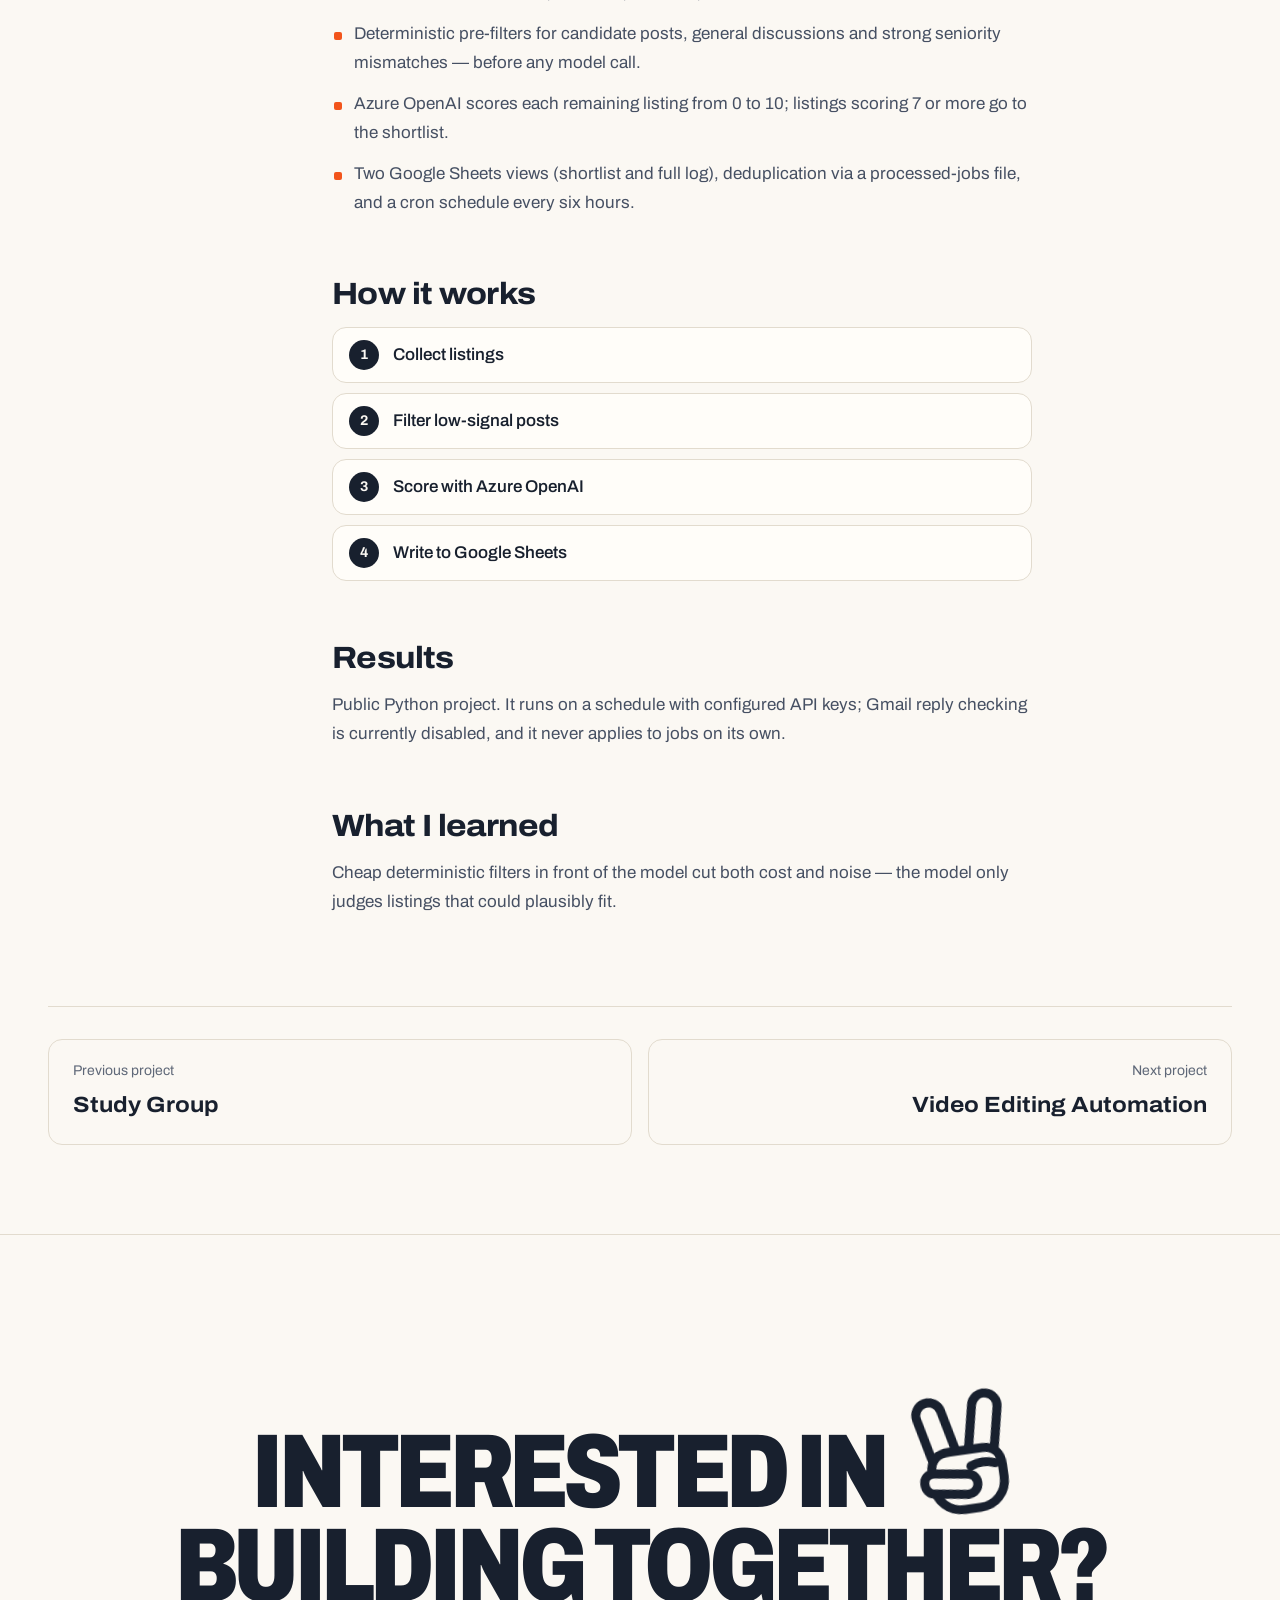
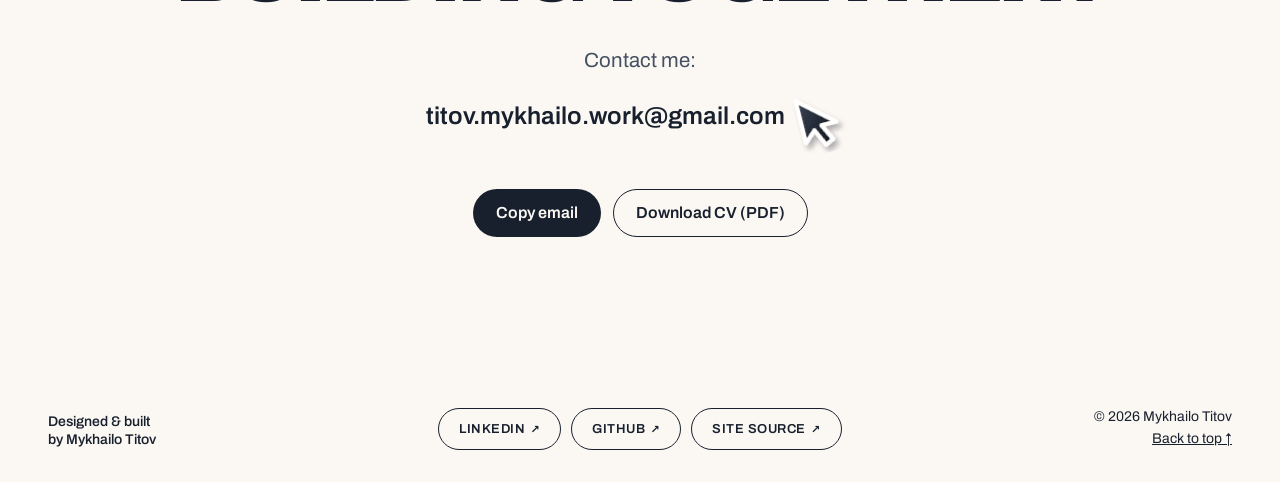
<file: projects/job-hunter.html>
<!doctype html>
<html lang="en"><head>
<meta charset="utf-8"><meta name="viewport" content="width=device-width, initial-scale=1">
<title>Job Hunter Agent — Mykhailo Titov</title>
<meta name="description" content="An agent that scans five job boards, scores each listing with Azure OpenAI and shortlists the 7+/10 ones. A Python pipeline that collects job listings, filters low-signal posts, scores relevance with Azure OpenAI and logs results to Google Sheets.">
<link rel="canonical" href="https://titovmykhailo.me/projects/job-hunter.html">
<meta name="theme-color" content="#FBF8F3">
<meta property="og:type" content="website"><meta property="og:url" content="https://titovmykhailo.me/projects/job-hunter.html">
<meta property="og:title" content="Job Hunter Agent — Mykhailo Titov"><meta property="og:description" content="An agent that scans five job boards, scores each listing with Azure OpenAI and shortlists the 7+/10 ones. A Python pipeline that collects job listings, filters low-signal posts, scores relevance with Azure OpenAI and logs results to Google Sheets.">
<meta property="og:image" content="https://titovmykhailo.me/assets/og-image.png"><meta property="og:image:width" content="1200"><meta property="og:image:height" content="630">
<meta name="twitter:card" content="summary_large_image"><meta name="twitter:title" content="Job Hunter Agent — Mykhailo Titov"><meta name="twitter:description" content="An agent that scans five job boards, scores each listing with Azure OpenAI and shortlists the 7+/10 ones. A Python pipeline that collects job listings, filters low-signal posts, scores relevance with Azure OpenAI and logs results to Google Sheets."><meta name="twitter:image" content="https://titovmykhailo.me/assets/og-image.png">
<link rel="icon" type="image/svg+xml" href="../favicon.svg"><link rel="apple-touch-icon" href="../assets/apple-touch-icon.png">
<link rel="preload" href="../assets/fonts/archivo-latin.woff2" as="font" type="font/woff2" crossorigin>
<link rel="stylesheet" href="../styles.css"><script src="../script.js" defer></script>
</head><body><a class="skip" href="#main">Skip to content</a><header class="site-header" id="top"><div class="wrap header-inner">
<a class="brand" href="../index.html"><span class="brand-full">Mykhailo Titov</span><span class="brand-short" aria-hidden="true">MT</span></a>
<nav class="site-nav" aria-label="Main"><a href="../index.html#work" data-nav="work" aria-current="page">Work</a><a href="../index.html#about" data-nav="about">About</a><a href="../resume.html" data-nav="resume">Resume</a><a href="../index.html#contact" data-nav="contact">Contact</a></nav>
<a class="header-cta" href="https://github.com/TitovMykhailo" target="_blank" rel="noopener">GitHub<span class="ext" aria-hidden="true">↗</span><span class="sr-only"> (opens in a new tab)</span></a>
</div></header><main id="main" class="case-page">
<div class="wrap">
<nav class="breadcrumb" aria-label="Breadcrumb"><a href="../index.html#work">Work</a><span aria-hidden="true">/</span><span aria-current="page">Job Hunter Agent</span></nav>
<header class="case-head">
<p class="case-meta"><span class="layer-tag tint-sky">Applications &amp; AI</span><span>2 min read</span></p>
<h1 class="case-title">Job Hunter Agent</h1>
<p class="case-outcome case-outcome-lg">An agent that scans five job boards, scores each listing with Azure OpenAI and shortlists the 7+/10 ones</p>
</header>
<div class="tldr"><dl class="tldr-list"><div><dt>Year</dt><dd>2026</dd></div><div><dt>Layer</dt><dd>Applications &amp; AI</dd></div><div><dt>Links</dt><dd class="dd-links"><a class="text-link" href="https://github.com/TitovMykhailo/Agent_W" target="_blank" rel="noopener">Code on GitHub<span class="ext" aria-hidden="true">↗</span><span class="sr-only"> (opens in a new tab)</span></a></dd></div></dl><ul class="metrics metrics-lg"><li><b>5</b><span>job sources</span></li><li><b>0–10</b><span>AI relevance score</span></li><li><b>≥ 7</b><span>shortlist threshold</span></li></ul><div class="tldr-stack"><h2 class="tldr-h">Stack</h2><ul class="chips"><li>Python</li><li>Azure OpenAI</li><li>Google Sheets API</li><li>Telegram</li><li>cron</li></ul></div></div>
<figure class="case-hero"><div class="media tint-sky media-large"><div class="diagram diagram-flow" role="img" aria-label="Job listings from five sources are filtered, scored by Azure OpenAI and written to two Google Sheets.">
<div class="flow-step"><p class="d-title">Collect</p><ul class="d-chips"><li>Profesia.sk</li><li>Worki.sk</li><li>LinkedIn</li><li>Jobs.sk</li><li>Reddit</li></ul></div>
<div class="flow-arrow" aria-hidden="true"></div>
<div class="flow-step"><p class="d-title">Pre-filter</p><ul class="d-list"><li>“for hire” posts</li><li>discussions</li><li>senior-only roles</li><li>already seen</li></ul></div>
<div class="flow-arrow" aria-hidden="true"></div>
<div class="flow-step flow-model"><p class="d-title">Azure OpenAI</p><p class="d-big">0–10</p><p class="d-small">relevance score</p></div>
<div class="flow-arrow" aria-hidden="true"></div>
<div class="flow-step"><p class="d-title">Google Sheets</p><p class="d-out d-primary">Shortlist · score ≥ 7</p><p class="d-out">Full log · every listing</p></div></div></div><figcaption>Pipeline drawn from the repository’s README and source.</figcaption></figure>
<div class="case-body">
<aside class="toc" aria-label="On this page"><p class="toc-title">On this page</p><ol><li><a href="#problem">The problem</a></li><li><a href="#built">What I built</a></li><li><a href="#how">How it works</a></li><li><a href="#results">Results</a></li><li><a href="#learned">What I learned</a></li></ol></aside>
<article class="prose">
<p class="prose-lead">A Python pipeline that collects job listings, filters low-signal posts, scores relevance with Azure OpenAI and logs results to Google Sheets.</p>
<section id="problem" aria-labelledby="problem-h"><h2 id="problem-h">The problem</h2><p>Job feeds are full of duplicates, “for hire” posts, discussions and senior-only roles. Reading all of it by hand doesn’t scale.</p></section>
<section id="built" aria-labelledby="built-h"><h2 id="built-h">What I built</h2><ul><li>Collectors for Profesia.sk, Worki.sk, LinkedIn, Jobs.sk and Reddit.</li><li>Deterministic pre-filters for candidate posts, general discussions and strong seniority mismatches — before any model call.</li><li>Azure OpenAI scores each remaining listing from 0 to 10; listings scoring 7 or more go to the shortlist.</li><li>Two Google Sheets views (shortlist and full log), deduplication via a processed-jobs file, and a cron schedule every six hours.</li></ul></section>
<section id="how" aria-labelledby="how-h"><h2 id="how-h">How it works</h2><ol class="steps"><li><span>1</span>Collect listings</li><li><span>2</span>Filter low-signal posts</li><li><span>3</span>Score with Azure OpenAI</li><li><span>4</span>Write to Google Sheets</li></ol></section>


<section id="results" aria-labelledby="results-h"><h2 id="results-h">Results</h2><p>Public Python project. It runs on a schedule with configured API keys; Gmail reply checking is currently disabled, and it never applies to jobs on its own.</p></section>
<section id="learned" aria-labelledby="learned-h"><h2 id="learned-h">What I learned</h2><p>Cheap deterministic filters in front of the model cut both cost and noise — the model only judges listings that could plausibly fit.</p></section>
</article>
</div>
<nav class="pager" aria-label="More projects"><a class="pager-prev" href="study-group.html"><span>Previous project</span><b>Study Group</b></a><a class="pager-next" href="video-editor.html"><span>Next project</span><b>Video Editing Automation</b></a></nav>
</div></main><section class="contact" id="contact" aria-labelledby="contact-title"><div class="wrap contact-inner">
<h2 id="contact-title" class="contact-title"><span class="ct-line">Interested in <svg class="ico ico-peace" viewBox="0 0 64 64" aria-hidden="true"><g fill="var(--paper)" stroke="currentColor" stroke-width="4.4" stroke-linejoin="round" stroke-linecap="round"><rect x="15.5" y="4" width="13" height="34" rx="6.5" transform="rotate(-13 22 36)"/><rect x="33" y="3" width="13" height="35" rx="6.5" transform="rotate(12 39.5 36)"/><path d="M14 40c0-6 4-9 10-9h17c6 0 9 4 9 10v6c0 8-6 14-14 14h-8c-8 0-14-6-14-14Z"/><path d="M34 39.5c4-1.6 8.5-1.6 12.5 0" fill="none"/><path d="M9.5 45.5c0-3 2.4-5 5.4-4.6l17 2.4c3 .4 4.8 3 4.3 6-.5 2.8-3.2 4.6-6 4.2l-16.4-2.4c-2.7-.4-4.3-2.8-4.3-5.6Z"/></g></svg></span><span class="ct-line">building together?</span></h2>
<p class="contact-lead">Contact me:</p>
<p class="contact-mail-row"><a class="contact-mail" href="mailto:titov.mykhailo.work@gmail.com">titov.mykhailo.work<wbr>@gmail.com</a><svg class="cursor3d" viewBox="0 0 80 80" aria-hidden="true"><defs><filter id="cur-shadow" x="-30%" y="-30%" width="160%" height="160%"><feDropShadow dx="3" dy="6" stdDeviation="3.5" flood-color="#18202E" flood-opacity=".35"/></filter><linearGradient id="cur-fill" x1="0" y1="0" x2="1" y2="1"><stop offset="0" stop-color="#3a4252"/><stop offset="1" stop-color="#0d121b"/></linearGradient></defs><path filter="url(#cur-shadow)" d="M14 8 L14 62 L28 49 L38 70 L48 65 L38 45 L57 45 Z" fill="url(#cur-fill)" stroke="#fff" stroke-width="5" stroke-linejoin="round"/></svg></p>
<div class="contact-actions"><button class="btn btn-dark" type="button" data-copy-email="titov.mykhailo.work@gmail.com">Copy email</button><a class="btn btn-outline" href="../assets/Mykhailo_Titov_CV.pdf" download>Download CV (PDF)</a></div>
<p class="copy-status" id="copy-status" role="status" aria-live="polite"></p>
</div></section><footer class="site-footer"><div class="wrap footer-inner">
<p class="footer-made">Designed &amp; built<br>by Mykhailo Titov</p>
<p class="footer-pills"><a class="pill-link" href="https://www.linkedin.com/in/titovmykhailo" target="_blank" rel="noopener">LinkedIn<span class="ext" aria-hidden="true">↗</span><span class="sr-only"> (opens in a new tab)</span></a><a class="pill-link" href="https://github.com/TitovMykhailo" target="_blank" rel="noopener">GitHub<span class="ext" aria-hidden="true">↗</span><span class="sr-only"> (opens in a new tab)</span></a><a class="pill-link" href="https://github.com/TitovMykhailo/TitovMykhailo.github.io" target="_blank" rel="noopener">Site source<span class="ext" aria-hidden="true">↗</span><span class="sr-only"> (opens in a new tab)</span></a></p>
<p class="footer-end">© <span data-year>2026</span> Mykhailo Titov<br><a href="#top">Back to top ↑</a></p>
</div></footer>
</body></html>
</file>
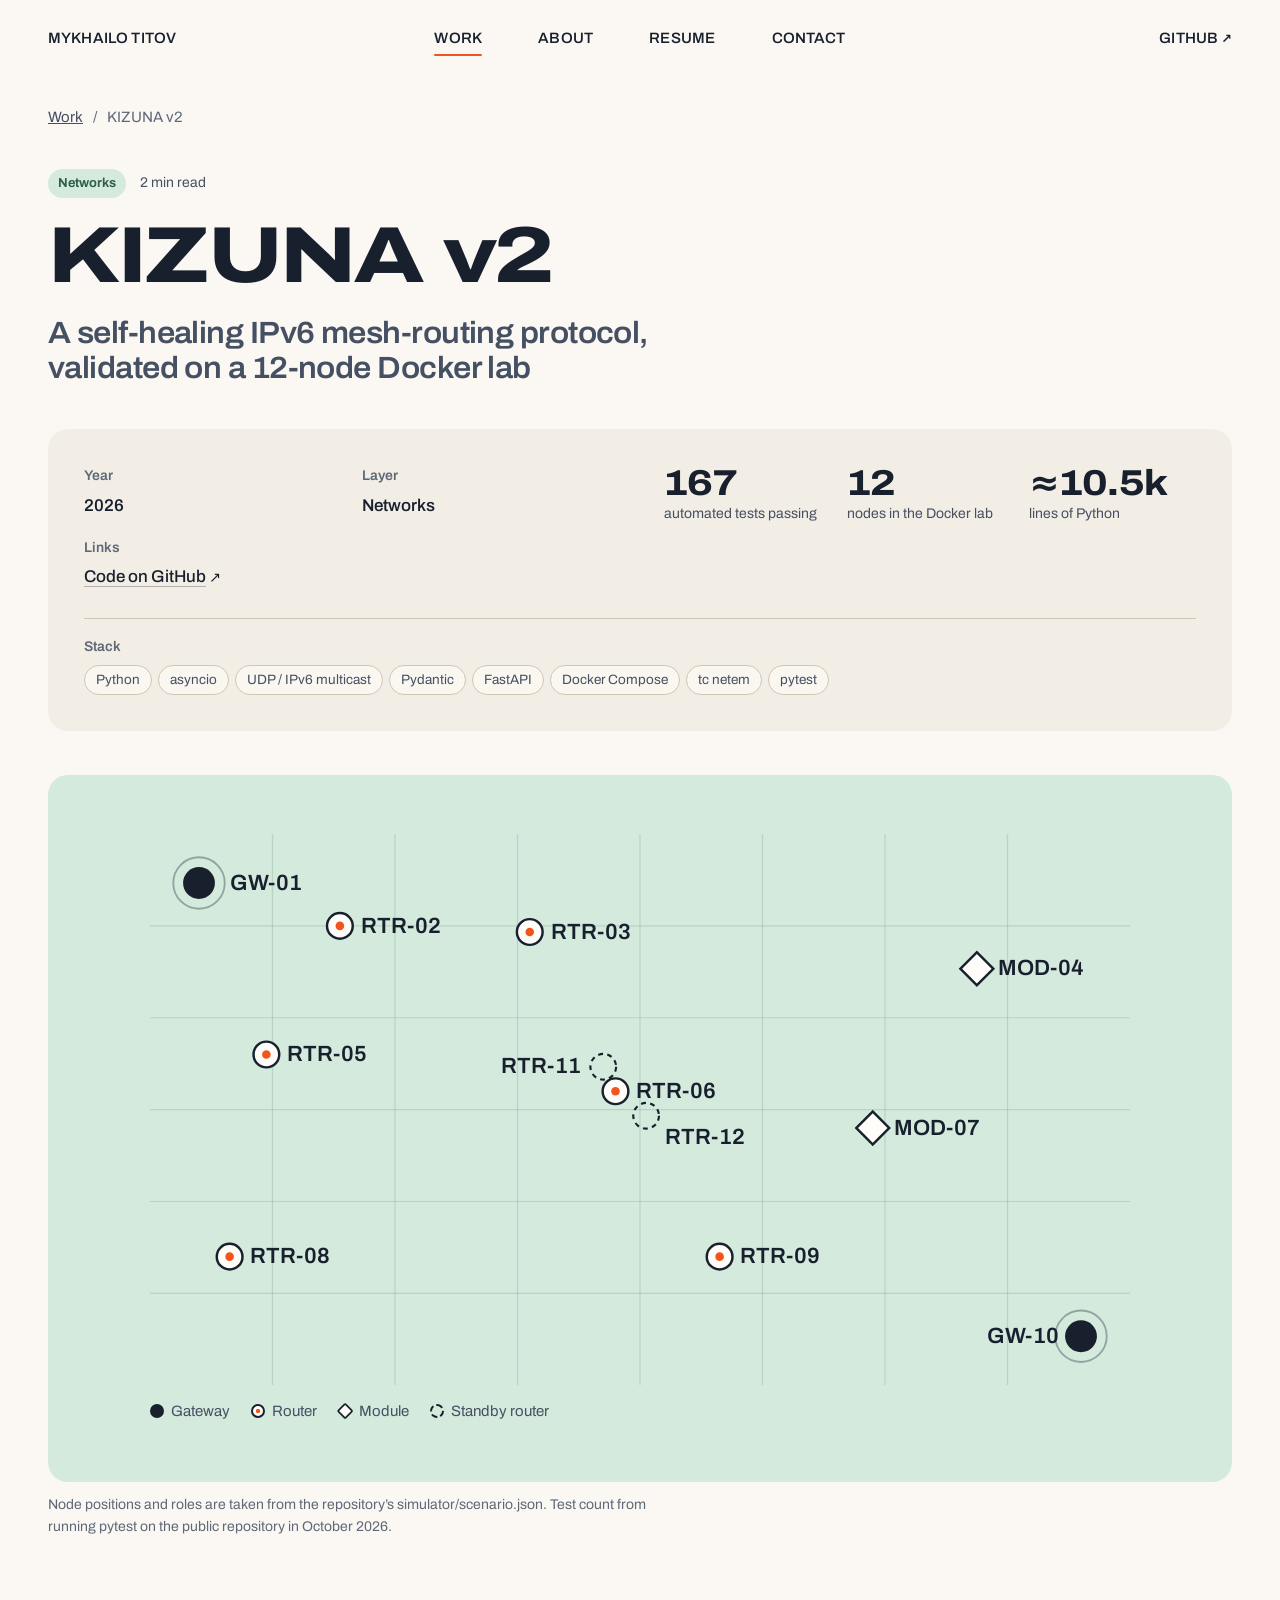
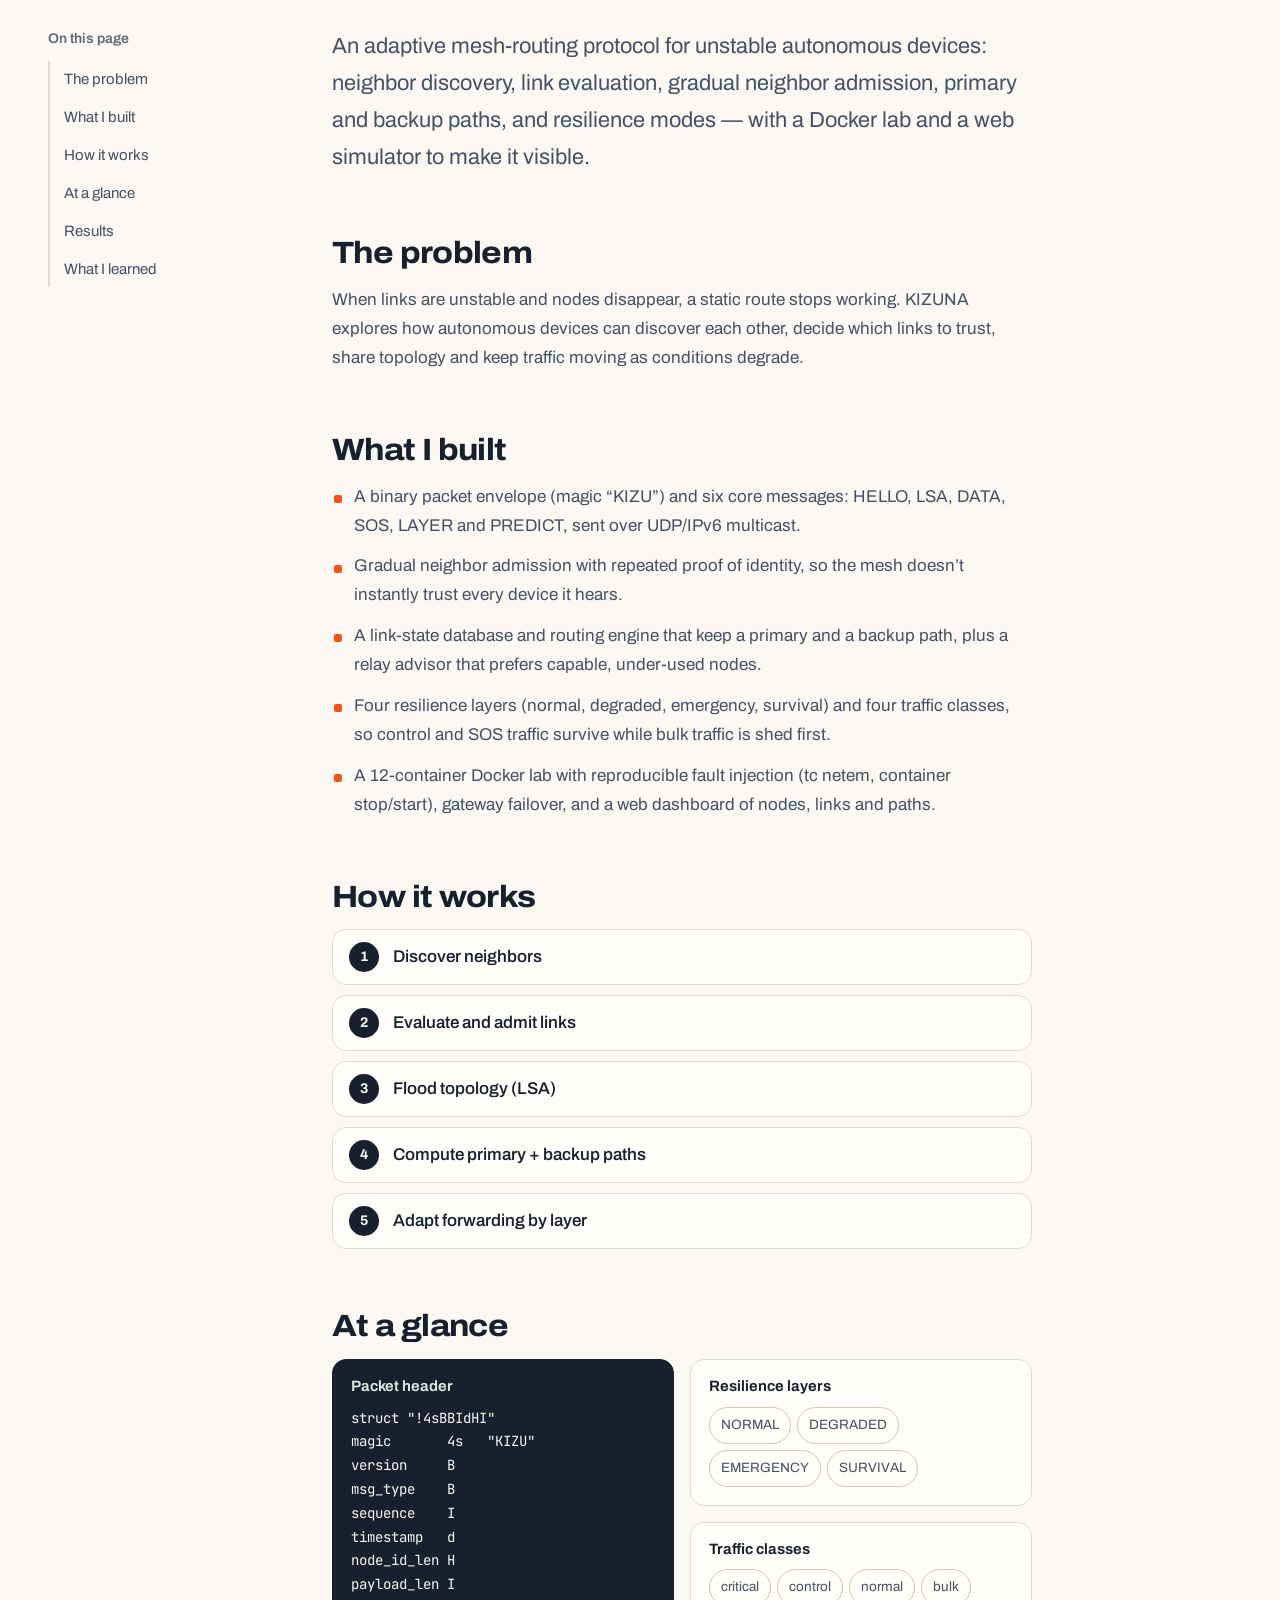
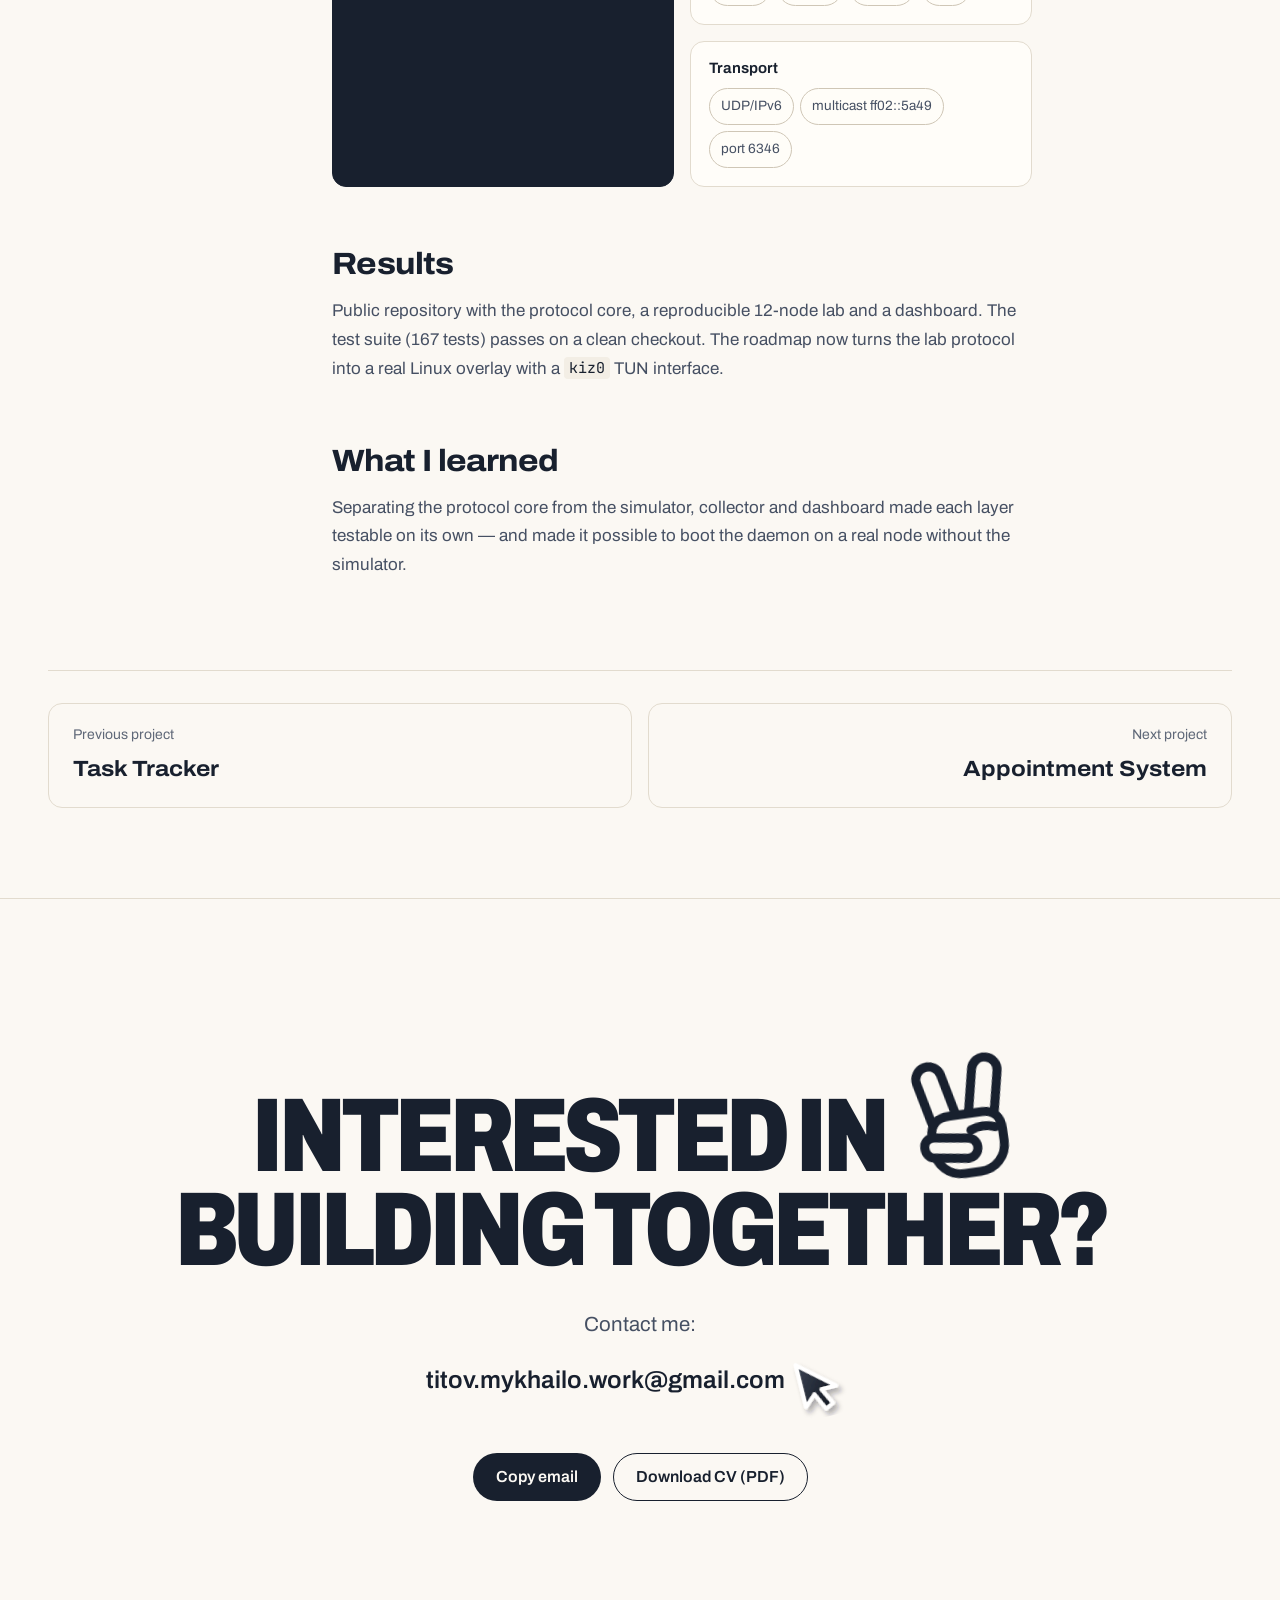
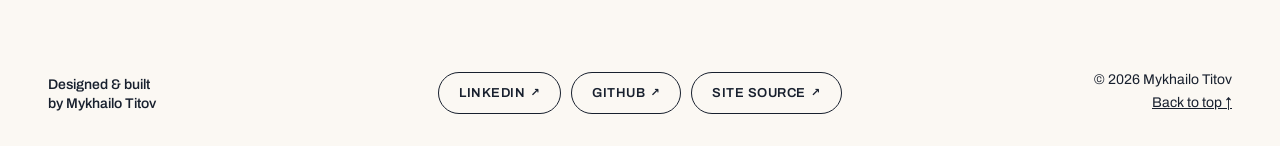
<file: projects/kizuna.html>
<!doctype html>
<html lang="en"><head>
<meta charset="utf-8"><meta name="viewport" content="width=device-width, initial-scale=1">
<title>KIZUNA v2 — Mykhailo Titov</title>
<meta name="description" content="A self-healing IPv6 mesh-routing protocol, validated on a 12-node Docker lab. An adaptive mesh-routing protocol for unstable autonomous devices: neighbor discovery, link evaluation, gradual neighbor admission, primary and backup paths, and resilience modes — with a Docker lab and a web simulator to make it visible.">
<link rel="canonical" href="https://titovmykhailo.me/projects/kizuna.html">
<meta name="theme-color" content="#FBF8F3">
<meta property="og:type" content="website"><meta property="og:url" content="https://titovmykhailo.me/projects/kizuna.html">
<meta property="og:title" content="KIZUNA v2 — Mykhailo Titov"><meta property="og:description" content="A self-healing IPv6 mesh-routing protocol, validated on a 12-node Docker lab. An adaptive mesh-routing protocol for unstable autonomous devices: neighbor discovery, link evaluation, gradual neighbor admission, primary and backup paths, and resilience modes — with a Docker lab and a web simulator to make it visible.">
<meta property="og:image" content="https://titovmykhailo.me/assets/og-image.png"><meta property="og:image:width" content="1200"><meta property="og:image:height" content="630">
<meta name="twitter:card" content="summary_large_image"><meta name="twitter:title" content="KIZUNA v2 — Mykhailo Titov"><meta name="twitter:description" content="A self-healing IPv6 mesh-routing protocol, validated on a 12-node Docker lab. An adaptive mesh-routing protocol for unstable autonomous devices: neighbor discovery, link evaluation, gradual neighbor admission, primary and backup paths, and resilience modes — with a Docker lab and a web simulator to make it visible."><meta name="twitter:image" content="https://titovmykhailo.me/assets/og-image.png">
<link rel="icon" type="image/svg+xml" href="../favicon.svg"><link rel="apple-touch-icon" href="../assets/apple-touch-icon.png">
<link rel="preload" href="../assets/fonts/archivo-latin.woff2" as="font" type="font/woff2" crossorigin>
<link rel="stylesheet" href="../styles.css"><script src="../script.js" defer></script>
</head><body><a class="skip" href="#main">Skip to content</a><header class="site-header" id="top"><div class="wrap header-inner">
<a class="brand" href="../index.html"><span class="brand-full">Mykhailo Titov</span><span class="brand-short" aria-hidden="true">MT</span></a>
<nav class="site-nav" aria-label="Main"><a href="../index.html#work" data-nav="work" aria-current="page">Work</a><a href="../index.html#about" data-nav="about">About</a><a href="../resume.html" data-nav="resume">Resume</a><a href="../index.html#contact" data-nav="contact">Contact</a></nav>
<a class="header-cta" href="https://github.com/TitovMykhailo" target="_blank" rel="noopener">GitHub<span class="ext" aria-hidden="true">↗</span><span class="sr-only"> (opens in a new tab)</span></a>
</div></header><main id="main" class="case-page">
<div class="wrap">
<nav class="breadcrumb" aria-label="Breadcrumb"><a href="../index.html#work">Work</a><span aria-hidden="true">/</span><span aria-current="page">KIZUNA v2</span></nav>
<header class="case-head">
<p class="case-meta"><span class="layer-tag tint-mint">Networks</span><span>2 min read</span></p>
<h1 class="case-title">KIZUNA v2</h1>
<p class="case-outcome case-outcome-lg">A self-healing IPv6 mesh-routing protocol, validated on a 12-node Docker lab</p>
</header>
<div class="tldr"><dl class="tldr-list"><div><dt>Year</dt><dd>2026</dd></div><div><dt>Layer</dt><dd>Networks</dd></div><div><dt>Links</dt><dd class="dd-links"><a class="text-link" href="https://github.com/TitovMykhailo/Kizuna-v2" target="_blank" rel="noopener">Code on GitHub<span class="ext" aria-hidden="true">↗</span><span class="sr-only"> (opens in a new tab)</span></a></dd></div></dl><ul class="metrics metrics-lg"><li><b>167</b><span>automated tests passing</span></li><li><b>12</b><span>nodes in the Docker lab</span></li><li><b>≈10.5k</b><span>lines of Python</span></li></ul><div class="tldr-stack"><h2 class="tldr-h">Stack</h2><ul class="chips"><li>Python</li><li>asyncio</li><li>UDP / IPv6 multicast</li><li>Pydantic</li><li>FastAPI</li><li>Docker Compose</li><li>tc netem</li><li>pytest</li></ul></div></div>
<figure class="case-hero"><div class="media tint-mint media-large"><div class="diagram diagram-map"><svg class="kizuna-map" viewBox="0 0 1600 900" role="img" aria-labelledby="kmap-t"><title id="kmap-t">Default KIZUNA field scenario: 2 gateways, 7 routers, 2 modules and 2 standby routers over 1600 × 900 m</title>
<g class="k-grid"><line x1="200" y1="0" x2="200" y2="900"/><line x1="400" y1="0" x2="400" y2="900"/><line x1="600" y1="0" x2="600" y2="900"/><line x1="800" y1="0" x2="800" y2="900"/><line x1="1000" y1="0" x2="1000" y2="900"/><line x1="1200" y1="0" x2="1200" y2="900"/><line x1="1400" y1="0" x2="1400" y2="900"/><line x1="0" y1="150" x2="1600" y2="150"/><line x1="0" y1="300" x2="1600" y2="300"/><line x1="0" y1="450" x2="1600" y2="450"/><line x1="0" y1="600" x2="1600" y2="600"/><line x1="0" y1="750" x2="1600" y2="750"/></g><g class="k-nodes"><circle class="k-ring" cx="80" cy="80" r="42"/><circle class="k-gw" cx="80" cy="80" r="26"/><text x="130" y="91">GW-01</text><circle class="k-rtr" cx="310" cy="150" r="21"/><circle class="k-core" cx="310" cy="150" r="7"/><text x="344" y="161">RTR-02</text><circle class="k-rtr" cx="620" cy="160" r="21"/><circle class="k-core" cx="620" cy="160" r="7"/><text x="654" y="171">RTR-03</text><rect class="k-mod" x="1331" y="201" width="38" height="38" transform="rotate(45 1350 220)"/><text x="1384" y="231">MOD-04</text><circle class="k-rtr" cx="190" cy="360" r="21"/><circle class="k-core" cx="190" cy="360" r="7"/><text x="224" y="371">RTR-05</text><circle class="k-rtr" cx="760" cy="420" r="21"/><circle class="k-core" cx="760" cy="420" r="7"/><text x="794" y="431">RTR-06</text><rect class="k-mod" x="1161" y="461" width="38" height="38" transform="rotate(45 1180 480)"/><text x="1214" y="491">MOD-07</text><circle class="k-rtr" cx="130" cy="690" r="21"/><circle class="k-core" cx="130" cy="690" r="7"/><text x="164" y="701">RTR-08</text><circle class="k-rtr" cx="930" cy="690" r="21"/><circle class="k-core" cx="930" cy="690" r="7"/><text x="964" y="701">RTR-09</text><circle class="k-ring" cx="1520" cy="820" r="42"/><circle class="k-gw" cx="1520" cy="820" r="26"/><text x="1484" y="831" text-anchor="end">GW-10</text><circle class="k-standby" cx="740" cy="380" r="21"/><text x="704" y="391" text-anchor="end">RTR-11</text><circle class="k-standby" cx="810" cy="460" r="21"/><text x="840" y="506">RTR-12</text></g></svg><ul class="k-legend"><li><i class="lg-gw"></i>Gateway</li><li><i class="lg-rtr"></i>Router</li><li><i class="lg-mod"></i>Module</li><li><i class="lg-sb"></i>Standby router</li></ul></div></div><figcaption>Node positions and roles are taken from the repository’s simulator/scenario.json. Test count from running pytest on the public repository in October 2026.</figcaption></figure>
<div class="case-body">
<aside class="toc" aria-label="On this page"><p class="toc-title">On this page</p><ol><li><a href="#problem">The problem</a></li><li><a href="#built">What I built</a></li><li><a href="#how">How it works</a></li><li><a href="#facts">At a glance</a></li><li><a href="#results">Results</a></li><li><a href="#learned">What I learned</a></li></ol></aside>
<article class="prose">
<p class="prose-lead">An adaptive mesh-routing protocol for unstable autonomous devices: neighbor discovery, link evaluation, gradual neighbor admission, primary and backup paths, and resilience modes — with a Docker lab and a web simulator to make it visible.</p>
<section id="problem" aria-labelledby="problem-h"><h2 id="problem-h">The problem</h2><p>When links are unstable and nodes disappear, a static route stops working. KIZUNA explores how autonomous devices can discover each other, decide which links to trust, share topology and keep traffic moving as conditions degrade.</p></section>
<section id="built" aria-labelledby="built-h"><h2 id="built-h">What I built</h2><ul><li>A binary packet envelope (magic “KIZU”) and six core messages: HELLO, LSA, DATA, SOS, LAYER and PREDICT, sent over UDP/IPv6 multicast.</li><li>Gradual neighbor admission with repeated proof of identity, so the mesh doesn’t instantly trust every device it hears.</li><li>A link-state database and routing engine that keep a primary and a backup path, plus a relay advisor that prefers capable, under-used nodes.</li><li>Four resilience layers (normal, degraded, emergency, survival) and four traffic classes, so control and SOS traffic survive while bulk traffic is shed first.</li><li>A 12-container Docker lab with reproducible fault injection (tc netem, container stop/start), gateway failover, and a web dashboard of nodes, links and paths.</li></ul></section>
<section id="how" aria-labelledby="how-h"><h2 id="how-h">How it works</h2><ol class="steps"><li><span>1</span>Discover neighbors</li><li><span>2</span>Evaluate and admit links</li><li><span>3</span>Flood topology (LSA)</li><li><span>4</span>Compute primary + backup paths</li><li><span>5</span>Adapt forwarding by layer</li></ol></section>
<section id="facts" aria-labelledby="facts-h"><h2 id="facts-h">At a glance</h2><div class="facts"><div class="fact fact-code"><h3>Packet header</h3><pre><code>struct &quot;!4sBBIdHI&quot;
magic       4s   &quot;KIZU&quot;
version     B
msg_type    B
sequence    I
timestamp   d
node_id_len H
payload_len I</code></pre></div><div class="fact"><h3>Resilience layers</h3><ul class="chips"><li>NORMAL</li><li>DEGRADED</li><li>EMERGENCY</li><li>SURVIVAL</li></ul></div><div class="fact"><h3>Traffic classes</h3><ul class="chips"><li>critical</li><li>control</li><li>normal</li><li>bulk</li></ul></div><div class="fact"><h3>Transport</h3><ul class="chips"><li>UDP/IPv6</li><li>multicast ff02::5a49</li><li>port 6346</li></ul></div></div></section>

<section id="results" aria-labelledby="results-h"><h2 id="results-h">Results</h2><p>Public repository with the protocol core, a reproducible 12-node lab and a dashboard. The test suite (167 tests) passes on a clean checkout. The roadmap now turns the lab protocol into a real Linux overlay with a <code>kiz0</code> TUN interface.</p></section>
<section id="learned" aria-labelledby="learned-h"><h2 id="learned-h">What I learned</h2><p>Separating the protocol core from the simulator, collector and dashboard made each layer testable on its own — and made it possible to boot the daemon on a real node without the simulator.</p></section>
</article>
</div>
<nav class="pager" aria-label="More projects"><a class="pager-prev" href="task-tracker.html"><span>Previous project</span><b>Task Tracker</b></a><a class="pager-next" href="clinic.html"><span>Next project</span><b>Appointment System</b></a></nav>
</div></main><section class="contact" id="contact" aria-labelledby="contact-title"><div class="wrap contact-inner">
<h2 id="contact-title" class="contact-title"><span class="ct-line">Interested in <svg class="ico ico-peace" viewBox="0 0 64 64" aria-hidden="true"><g fill="var(--paper)" stroke="currentColor" stroke-width="4.4" stroke-linejoin="round" stroke-linecap="round"><rect x="15.5" y="4" width="13" height="34" rx="6.5" transform="rotate(-13 22 36)"/><rect x="33" y="3" width="13" height="35" rx="6.5" transform="rotate(12 39.5 36)"/><path d="M14 40c0-6 4-9 10-9h17c6 0 9 4 9 10v6c0 8-6 14-14 14h-8c-8 0-14-6-14-14Z"/><path d="M34 39.5c4-1.6 8.5-1.6 12.5 0" fill="none"/><path d="M9.5 45.5c0-3 2.4-5 5.4-4.6l17 2.4c3 .4 4.8 3 4.3 6-.5 2.8-3.2 4.6-6 4.2l-16.4-2.4c-2.7-.4-4.3-2.8-4.3-5.6Z"/></g></svg></span><span class="ct-line">building together?</span></h2>
<p class="contact-lead">Contact me:</p>
<p class="contact-mail-row"><a class="contact-mail" href="mailto:titov.mykhailo.work@gmail.com">titov.mykhailo.work<wbr>@gmail.com</a><svg class="cursor3d" viewBox="0 0 80 80" aria-hidden="true"><defs><filter id="cur-shadow" x="-30%" y="-30%" width="160%" height="160%"><feDropShadow dx="3" dy="6" stdDeviation="3.5" flood-color="#18202E" flood-opacity=".35"/></filter><linearGradient id="cur-fill" x1="0" y1="0" x2="1" y2="1"><stop offset="0" stop-color="#3a4252"/><stop offset="1" stop-color="#0d121b"/></linearGradient></defs><path filter="url(#cur-shadow)" d="M14 8 L14 62 L28 49 L38 70 L48 65 L38 45 L57 45 Z" fill="url(#cur-fill)" stroke="#fff" stroke-width="5" stroke-linejoin="round"/></svg></p>
<div class="contact-actions"><button class="btn btn-dark" type="button" data-copy-email="titov.mykhailo.work@gmail.com">Copy email</button><a class="btn btn-outline" href="../assets/Mykhailo_Titov_CV.pdf" download>Download CV (PDF)</a></div>
<p class="copy-status" id="copy-status" role="status" aria-live="polite"></p>
</div></section><footer class="site-footer"><div class="wrap footer-inner">
<p class="footer-made">Designed &amp; built<br>by Mykhailo Titov</p>
<p class="footer-pills"><a class="pill-link" href="https://www.linkedin.com/in/titovmykhailo" target="_blank" rel="noopener">LinkedIn<span class="ext" aria-hidden="true">↗</span><span class="sr-only"> (opens in a new tab)</span></a><a class="pill-link" href="https://github.com/TitovMykhailo" target="_blank" rel="noopener">GitHub<span class="ext" aria-hidden="true">↗</span><span class="sr-only"> (opens in a new tab)</span></a><a class="pill-link" href="https://github.com/TitovMykhailo/TitovMykhailo.github.io" target="_blank" rel="noopener">Site source<span class="ext" aria-hidden="true">↗</span><span class="sr-only"> (opens in a new tab)</span></a></p>
<p class="footer-end">© <span data-year>2026</span> Mykhailo Titov<br><a href="#top">Back to top ↑</a></p>
</div></footer>
</body></html>
</file>
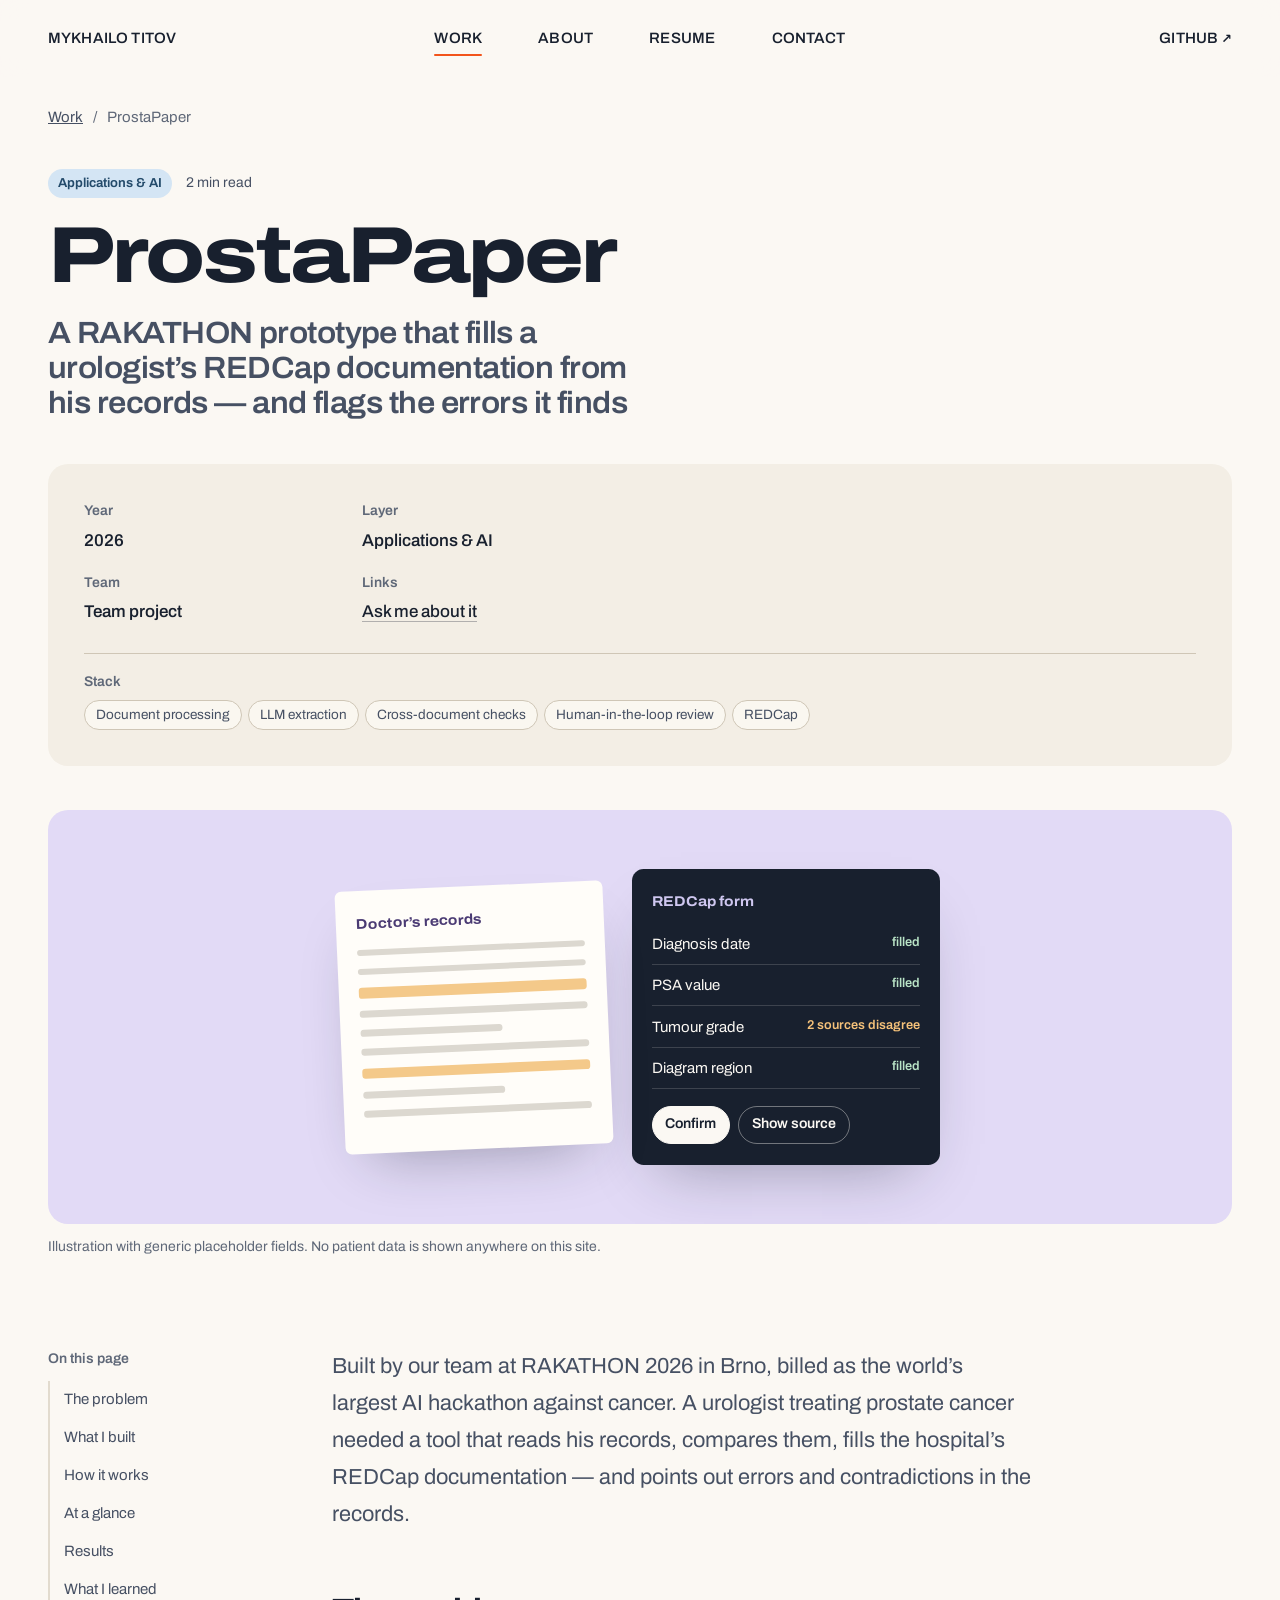
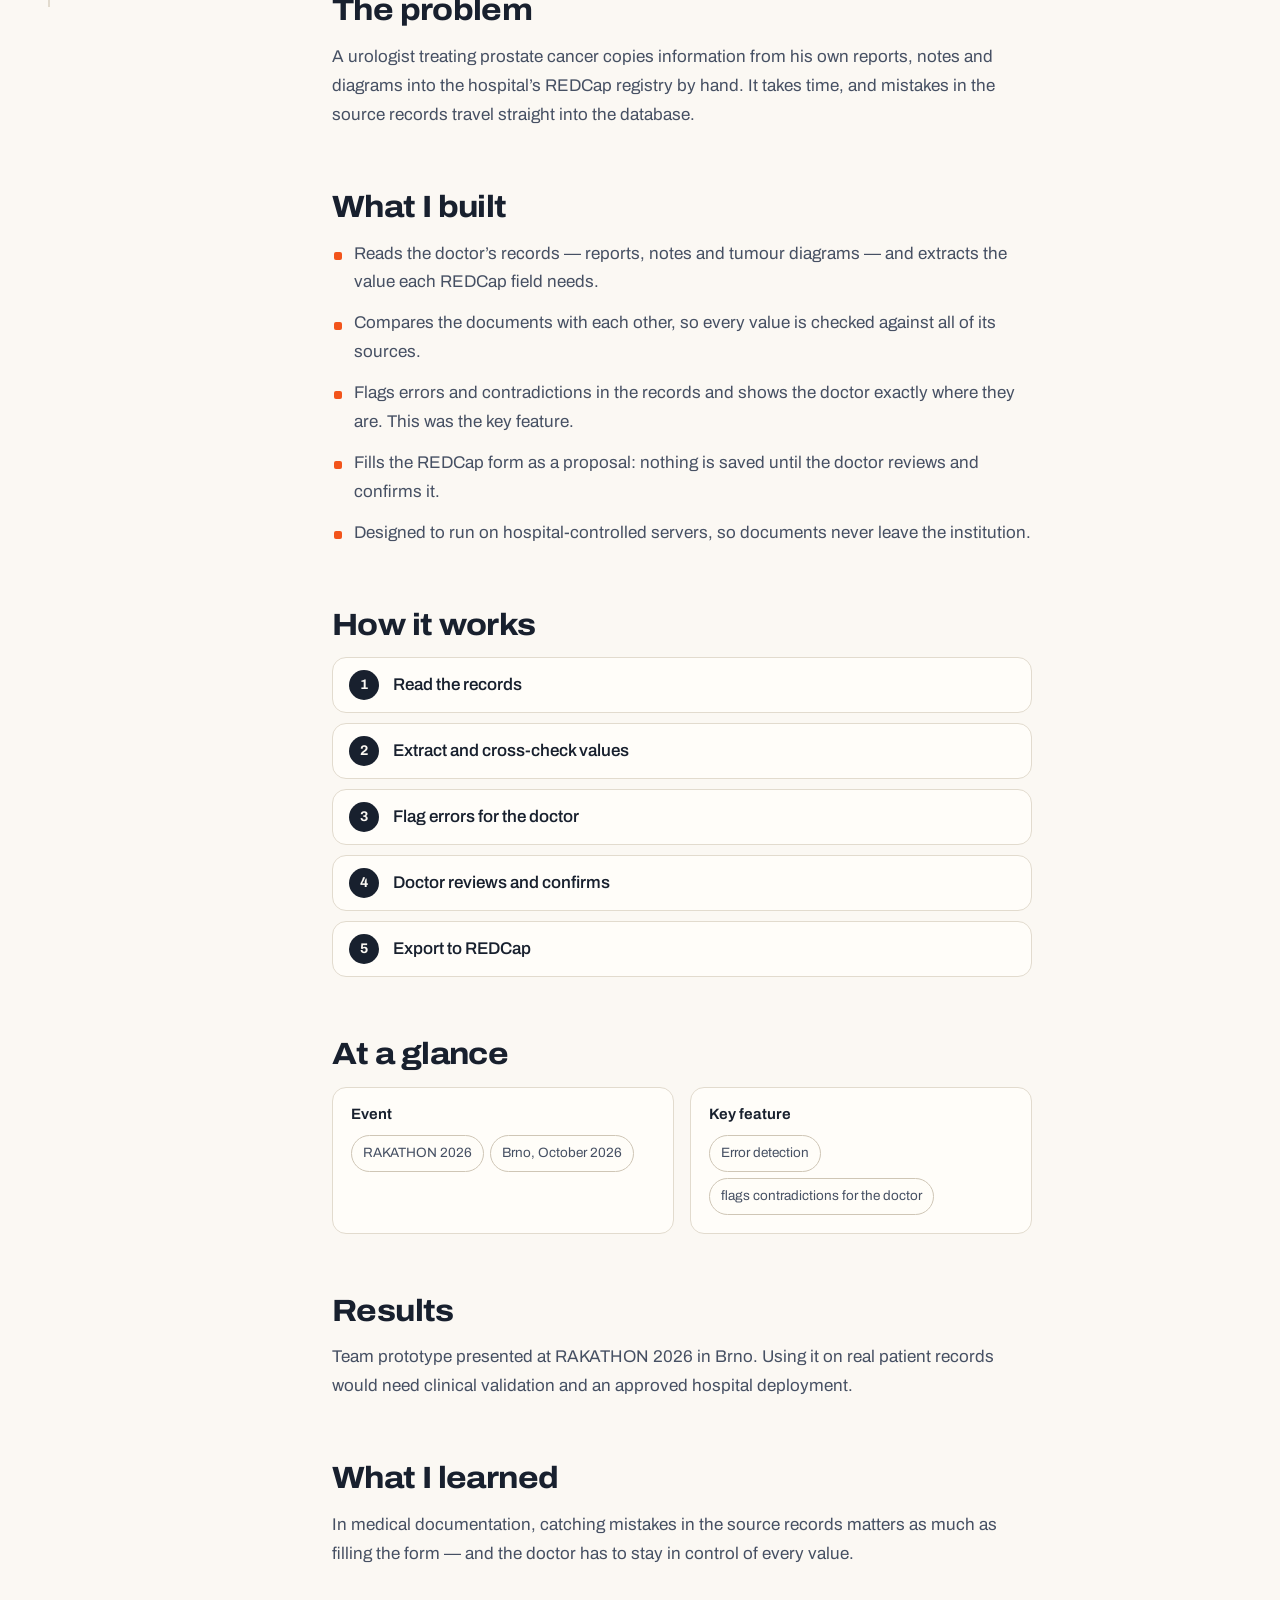
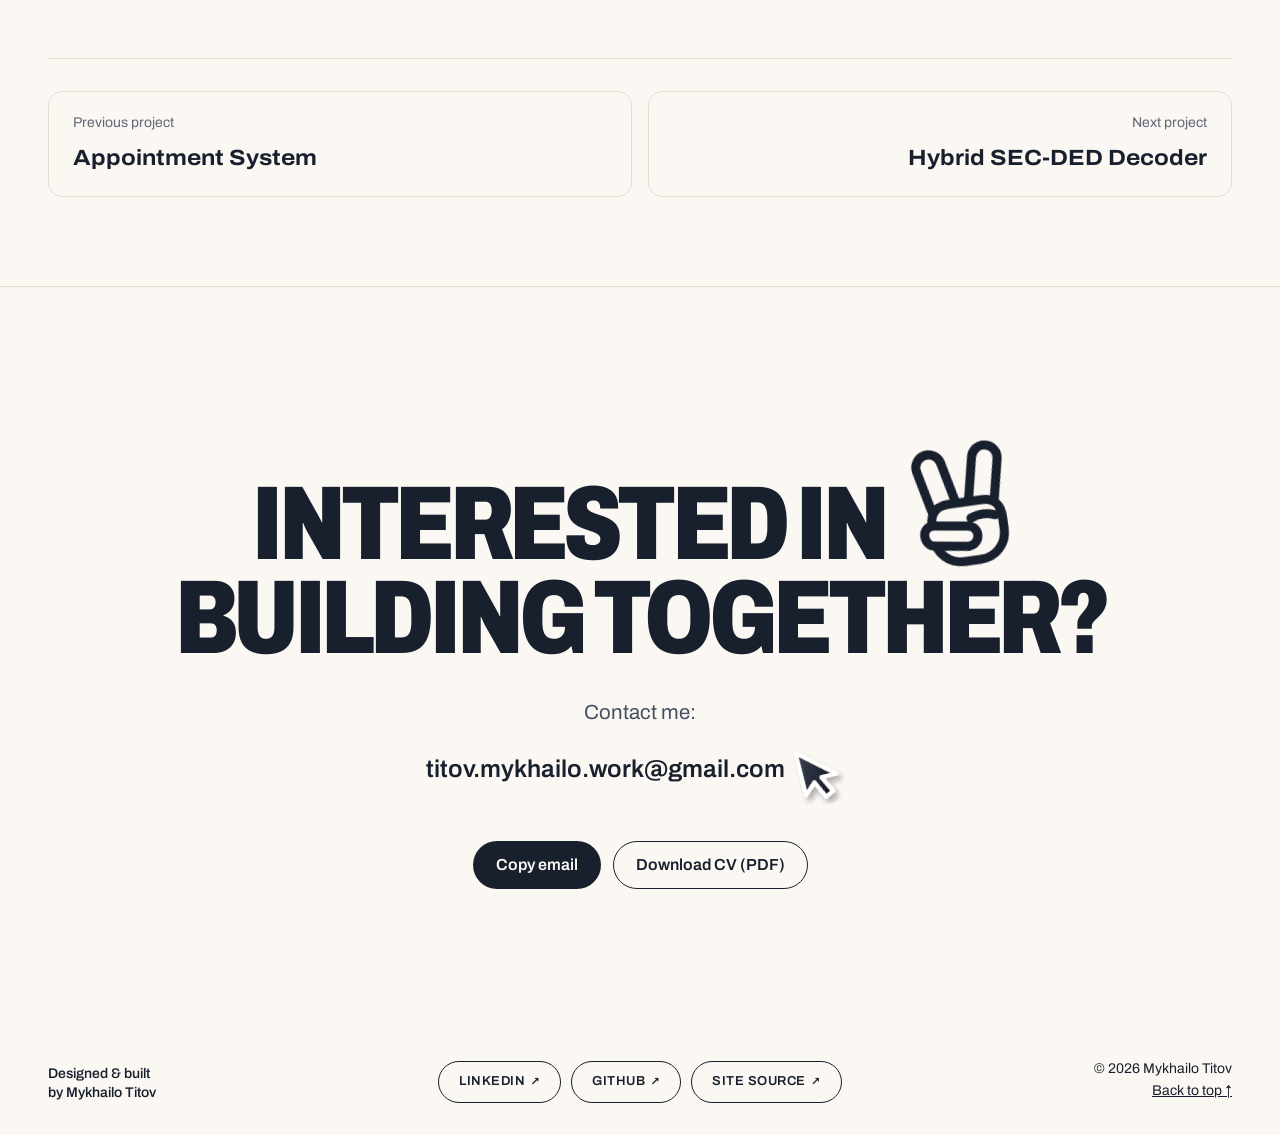
<file: projects/prostapaper.html>
<!doctype html>
<html lang="en"><head>
<meta charset="utf-8"><meta name="viewport" content="width=device-width, initial-scale=1">
<title>ProstaPaper — Mykhailo Titov</title>
<meta name="description" content="A RAKATHON prototype that fills a urologist’s REDCap documentation from his records — and flags the errors it finds. Built by our team at RAKATHON 2026 in Brno, billed as the world’s largest AI hackathon against cancer. A urologist treating prostate cancer needed a tool that reads his records, compares them, fills the hospital’s REDCap documentation — and points out errors and contradictions in the records.">
<link rel="canonical" href="https://titovmykhailo.me/projects/prostapaper.html">
<meta name="theme-color" content="#FBF8F3">
<meta property="og:type" content="website"><meta property="og:url" content="https://titovmykhailo.me/projects/prostapaper.html">
<meta property="og:title" content="ProstaPaper — Mykhailo Titov"><meta property="og:description" content="A RAKATHON prototype that fills a urologist’s REDCap documentation from his records — and flags the errors it finds. Built by our team at RAKATHON 2026 in Brno, billed as the world’s largest AI hackathon against cancer. A urologist treating prostate cancer needed a tool that reads his records, compares them, fills the hospital’s REDCap documentation — and points out errors and contradictions in the records.">
<meta property="og:image" content="https://titovmykhailo.me/assets/og-image.png"><meta property="og:image:width" content="1200"><meta property="og:image:height" content="630">
<meta name="twitter:card" content="summary_large_image"><meta name="twitter:title" content="ProstaPaper — Mykhailo Titov"><meta name="twitter:description" content="A RAKATHON prototype that fills a urologist’s REDCap documentation from his records — and flags the errors it finds. Built by our team at RAKATHON 2026 in Brno, billed as the world’s largest AI hackathon against cancer. A urologist treating prostate cancer needed a tool that reads his records, compares them, fills the hospital’s REDCap documentation — and points out errors and contradictions in the records."><meta name="twitter:image" content="https://titovmykhailo.me/assets/og-image.png">
<link rel="icon" type="image/svg+xml" href="../favicon.svg"><link rel="apple-touch-icon" href="../assets/apple-touch-icon.png">
<link rel="preload" href="../assets/fonts/archivo-latin.woff2" as="font" type="font/woff2" crossorigin>
<link rel="stylesheet" href="../styles.css"><script src="../script.js" defer></script>
</head><body><a class="skip" href="#main">Skip to content</a><header class="site-header" id="top"><div class="wrap header-inner">
<a class="brand" href="../index.html"><span class="brand-full">Mykhailo Titov</span><span class="brand-short" aria-hidden="true">MT</span></a>
<nav class="site-nav" aria-label="Main"><a href="../index.html#work" data-nav="work" aria-current="page">Work</a><a href="../index.html#about" data-nav="about">About</a><a href="../resume.html" data-nav="resume">Resume</a><a href="../index.html#contact" data-nav="contact">Contact</a></nav>
<a class="header-cta" href="https://github.com/TitovMykhailo" target="_blank" rel="noopener">GitHub<span class="ext" aria-hidden="true">↗</span><span class="sr-only"> (opens in a new tab)</span></a>
</div></header><main id="main" class="case-page">
<div class="wrap">
<nav class="breadcrumb" aria-label="Breadcrumb"><a href="../index.html#work">Work</a><span aria-hidden="true">/</span><span aria-current="page">ProstaPaper</span></nav>
<header class="case-head">
<p class="case-meta"><span class="layer-tag tint-sky">Applications &amp; AI</span><span>2 min read</span></p>
<h1 class="case-title">ProstaPaper</h1>
<p class="case-outcome case-outcome-lg">A RAKATHON prototype that fills a urologist’s REDCap documentation from his records — and flags the errors it finds</p>
</header>
<div class="tldr"><dl class="tldr-list"><div><dt>Year</dt><dd>2026</dd></div><div><dt>Layer</dt><dd>Applications &amp; AI</dd></div><div><dt>Team</dt><dd>Team project</dd></div><div><dt>Links</dt><dd class="dd-links"><a class="text-link" href="mailto:titov.mykhailo.work@gmail.com?subject=ProstaPaper">Ask me about it</a></dd></div></dl><div class="tldr-stack"><h2 class="tldr-h">Stack</h2><ul class="chips"><li>Document processing</li><li>LLM extraction</li><li>Cross-document checks</li><li>Human-in-the-loop review</li><li>REDCap</li></ul></div></div>
<figure class="case-hero"><div class="media tint-lilac media-large"><div class="diagram diagram-doc" role="img" aria-label="Illustration of a doctor's record next to a proposed REDCap form; one field is flagged because two sources disagree.">
<div class="doc-sheet"><p class="d-title">Doctor’s records</p><i></i><i></i><i class="hl"></i><i></i><i class="short"></i><i></i><i class="hl"></i><i class="short"></i><i></i></div>
<div class="doc-review"><p class="d-title">REDCap form</p>
<div class="doc-row"><span>Diagnosis date</span><em class="ok">filled</em></div>
<div class="doc-row"><span>PSA value</span><em class="ok">filled</em></div>
<div class="doc-row"><span>Tumour grade</span><em class="warn">2 sources disagree</em></div>
<div class="doc-row"><span>Diagram region</span><em class="ok">filled</em></div>
<div class="doc-actions"><span class="d-btn d-primary">Confirm</span><span class="d-btn">Show source</span></div></div></div></div><figcaption>Illustration with generic placeholder fields. No patient data is shown anywhere on this site.</figcaption></figure>
<div class="case-body">
<aside class="toc" aria-label="On this page"><p class="toc-title">On this page</p><ol><li><a href="#problem">The problem</a></li><li><a href="#built">What I built</a></li><li><a href="#how">How it works</a></li><li><a href="#facts">At a glance</a></li><li><a href="#results">Results</a></li><li><a href="#learned">What I learned</a></li></ol></aside>
<article class="prose">
<p class="prose-lead">Built by our team at RAKATHON 2026 in Brno, billed as the world’s largest AI hackathon against cancer. A urologist treating prostate cancer needed a tool that reads his records, compares them, fills the hospital’s REDCap documentation — and points out errors and contradictions in the records.</p>
<section id="problem" aria-labelledby="problem-h"><h2 id="problem-h">The problem</h2><p>A urologist treating prostate cancer copies information from his own reports, notes and diagrams into the hospital’s REDCap registry by hand. It takes time, and mistakes in the source records travel straight into the database.</p></section>
<section id="built" aria-labelledby="built-h"><h2 id="built-h">What I built</h2><ul><li>Reads the doctor’s records — reports, notes and tumour diagrams — and extracts the value each REDCap field needs.</li><li>Compares the documents with each other, so every value is checked against all of its sources.</li><li>Flags errors and contradictions in the records and shows the doctor exactly where they are. This was the key feature.</li><li>Fills the REDCap form as a proposal: nothing is saved until the doctor reviews and confirms it.</li><li>Designed to run on hospital-controlled servers, so documents never leave the institution.</li></ul></section>
<section id="how" aria-labelledby="how-h"><h2 id="how-h">How it works</h2><ol class="steps"><li><span>1</span>Read the records</li><li><span>2</span>Extract and cross-check values</li><li><span>3</span>Flag errors for the doctor</li><li><span>4</span>Doctor reviews and confirms</li><li><span>5</span>Export to REDCap</li></ol></section>
<section id="facts" aria-labelledby="facts-h"><h2 id="facts-h">At a glance</h2><div class="facts"><div class="fact"><h3>Event</h3><ul class="chips"><li>RAKATHON 2026</li><li>Brno, October 2026</li></ul></div><div class="fact"><h3>Key feature</h3><ul class="chips"><li>Error detection</li><li>flags contradictions for the doctor</li></ul></div></div></section>

<section id="results" aria-labelledby="results-h"><h2 id="results-h">Results</h2><p>Team prototype presented at RAKATHON 2026 in Brno. Using it on real patient records would need clinical validation and an approved hospital deployment.</p></section>
<section id="learned" aria-labelledby="learned-h"><h2 id="learned-h">What I learned</h2><p>In medical documentation, catching mistakes in the source records matters as much as filling the form — and the doctor has to stay in control of every value.</p></section>
</article>
</div>
<nav class="pager" aria-label="More projects"><a class="pager-prev" href="clinic.html"><span>Previous project</span><b>Appointment System</b></a><a class="pager-next" href="secded.html"><span>Next project</span><b>Hybrid SEC-DED Decoder</b></a></nav>
</div></main><section class="contact" id="contact" aria-labelledby="contact-title"><div class="wrap contact-inner">
<h2 id="contact-title" class="contact-title"><span class="ct-line">Interested in <svg class="ico ico-peace" viewBox="0 0 64 64" aria-hidden="true"><g fill="var(--paper)" stroke="currentColor" stroke-width="4.4" stroke-linejoin="round" stroke-linecap="round"><rect x="15.5" y="4" width="13" height="34" rx="6.5" transform="rotate(-13 22 36)"/><rect x="33" y="3" width="13" height="35" rx="6.5" transform="rotate(12 39.5 36)"/><path d="M14 40c0-6 4-9 10-9h17c6 0 9 4 9 10v6c0 8-6 14-14 14h-8c-8 0-14-6-14-14Z"/><path d="M34 39.5c4-1.6 8.5-1.6 12.5 0" fill="none"/><path d="M9.5 45.5c0-3 2.4-5 5.4-4.6l17 2.4c3 .4 4.8 3 4.3 6-.5 2.8-3.2 4.6-6 4.2l-16.4-2.4c-2.7-.4-4.3-2.8-4.3-5.6Z"/></g></svg></span><span class="ct-line">building together?</span></h2>
<p class="contact-lead">Contact me:</p>
<p class="contact-mail-row"><a class="contact-mail" href="mailto:titov.mykhailo.work@gmail.com">titov.mykhailo.work<wbr>@gmail.com</a><svg class="cursor3d" viewBox="0 0 80 80" aria-hidden="true"><defs><filter id="cur-shadow" x="-30%" y="-30%" width="160%" height="160%"><feDropShadow dx="3" dy="6" stdDeviation="3.5" flood-color="#18202E" flood-opacity=".35"/></filter><linearGradient id="cur-fill" x1="0" y1="0" x2="1" y2="1"><stop offset="0" stop-color="#3a4252"/><stop offset="1" stop-color="#0d121b"/></linearGradient></defs><path filter="url(#cur-shadow)" d="M14 8 L14 62 L28 49 L38 70 L48 65 L38 45 L57 45 Z" fill="url(#cur-fill)" stroke="#fff" stroke-width="5" stroke-linejoin="round"/></svg></p>
<div class="contact-actions"><button class="btn btn-dark" type="button" data-copy-email="titov.mykhailo.work@gmail.com">Copy email</button><a class="btn btn-outline" href="../assets/Mykhailo_Titov_CV.pdf" download>Download CV (PDF)</a></div>
<p class="copy-status" id="copy-status" role="status" aria-live="polite"></p>
</div></section><footer class="site-footer"><div class="wrap footer-inner">
<p class="footer-made">Designed &amp; built<br>by Mykhailo Titov</p>
<p class="footer-pills"><a class="pill-link" href="https://www.linkedin.com/in/titovmykhailo" target="_blank" rel="noopener">LinkedIn<span class="ext" aria-hidden="true">↗</span><span class="sr-only"> (opens in a new tab)</span></a><a class="pill-link" href="https://github.com/TitovMykhailo" target="_blank" rel="noopener">GitHub<span class="ext" aria-hidden="true">↗</span><span class="sr-only"> (opens in a new tab)</span></a><a class="pill-link" href="https://github.com/TitovMykhailo/TitovMykhailo.github.io" target="_blank" rel="noopener">Site source<span class="ext" aria-hidden="true">↗</span><span class="sr-only"> (opens in a new tab)</span></a></p>
<p class="footer-end">© <span data-year>2026</span> Mykhailo Titov<br><a href="#top">Back to top ↑</a></p>
</div></footer>
</body></html>
</file>
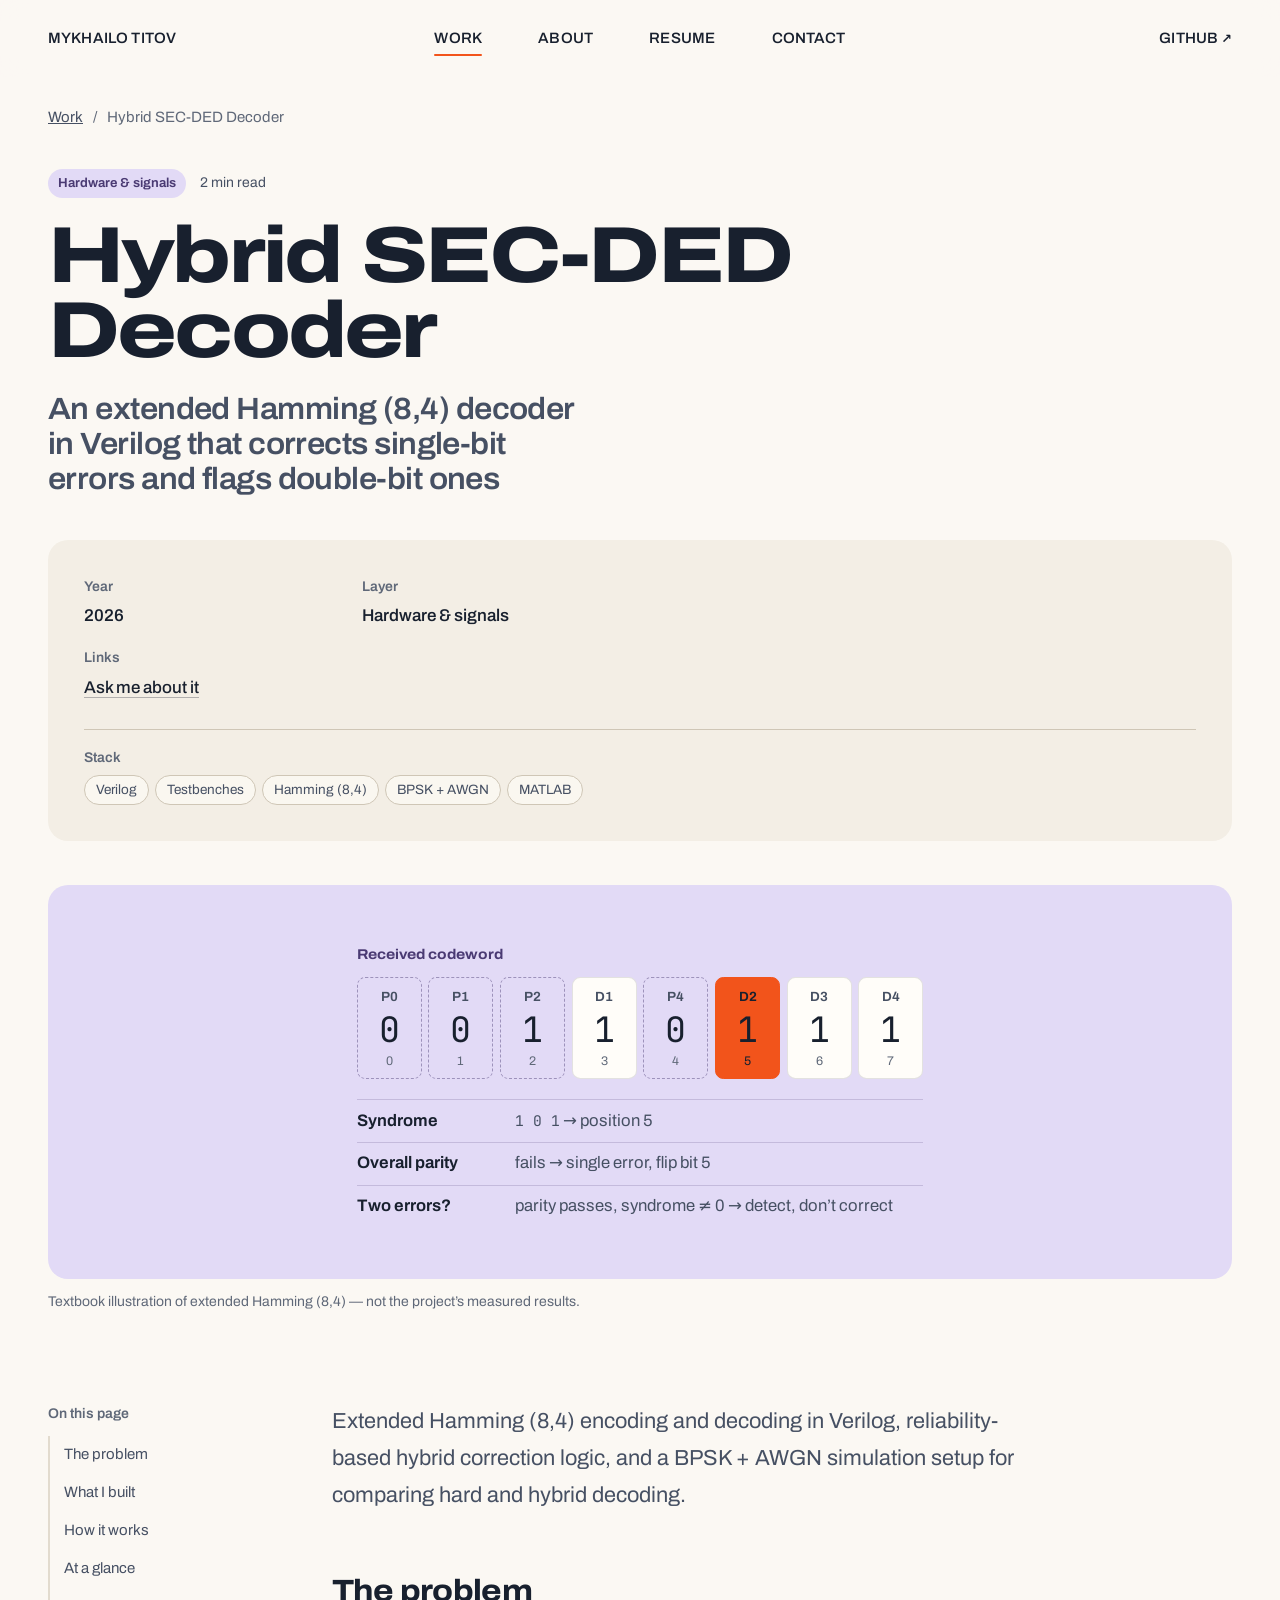
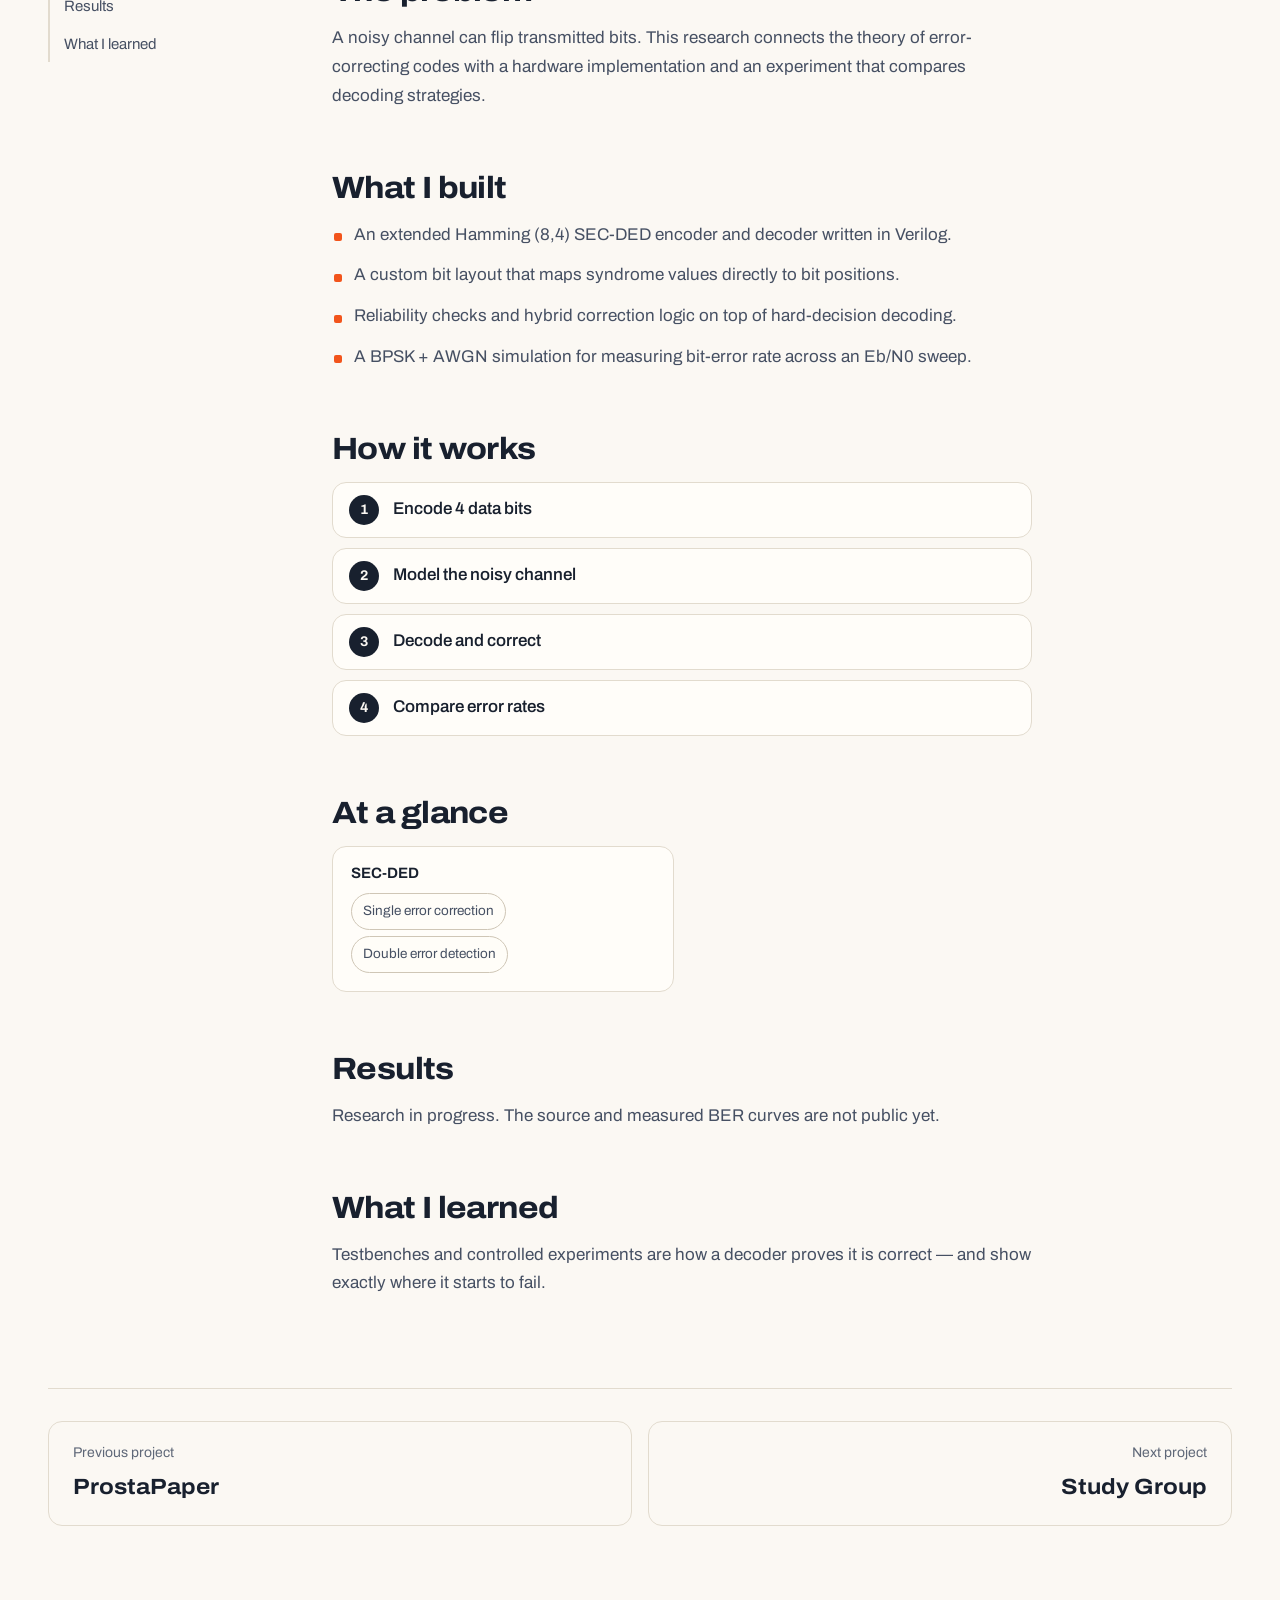
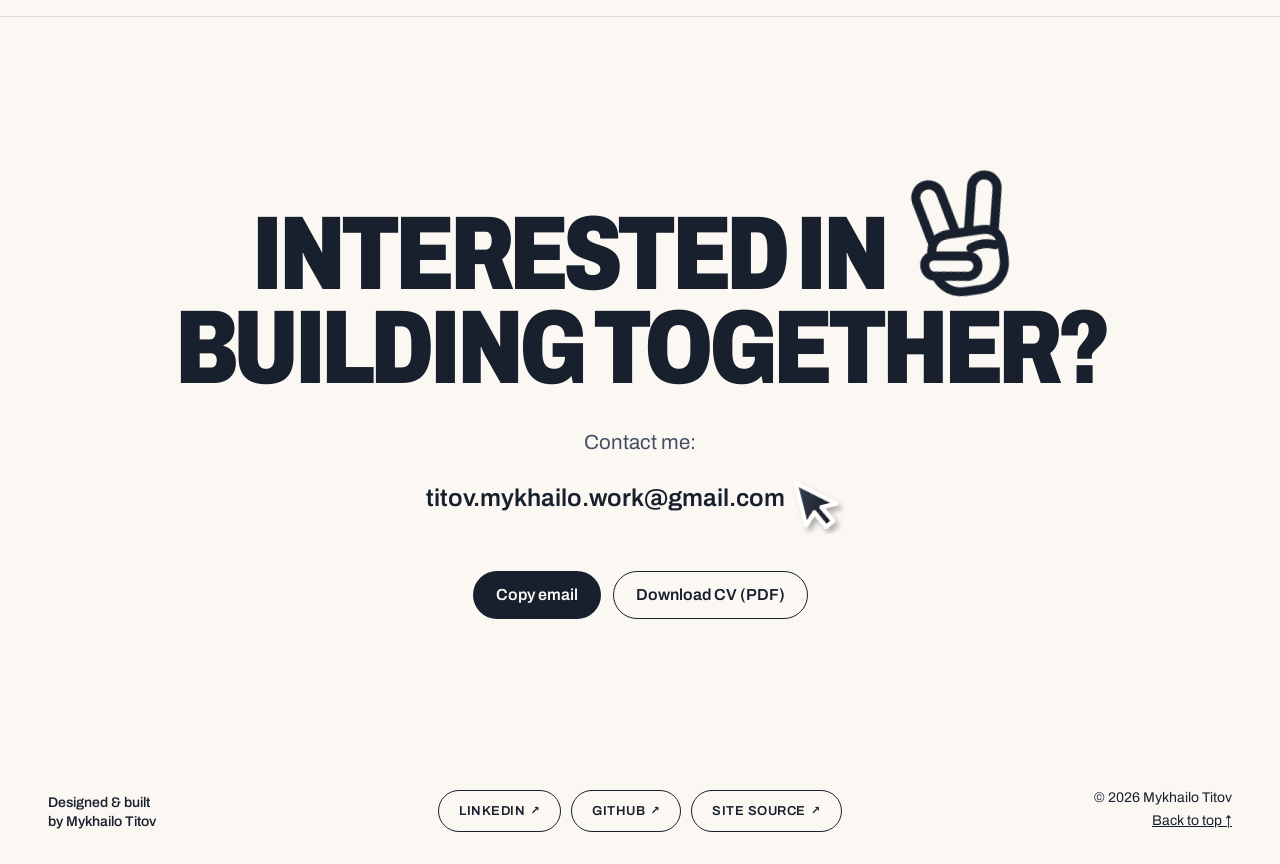
<file: projects/secded.html>
<!doctype html>
<html lang="en"><head>
<meta charset="utf-8"><meta name="viewport" content="width=device-width, initial-scale=1">
<title>Hybrid SEC-DED Decoder — Mykhailo Titov</title>
<meta name="description" content="An extended Hamming (8,4) decoder in Verilog that corrects single-bit errors and flags double-bit ones. Extended Hamming (8,4) encoding and decoding in Verilog, reliability-based hybrid correction logic, and a BPSK + AWGN simulation setup for comparing hard and hybrid decoding.">
<link rel="canonical" href="https://titovmykhailo.me/projects/secded.html">
<meta name="theme-color" content="#FBF8F3">
<meta property="og:type" content="website"><meta property="og:url" content="https://titovmykhailo.me/projects/secded.html">
<meta property="og:title" content="Hybrid SEC-DED Decoder — Mykhailo Titov"><meta property="og:description" content="An extended Hamming (8,4) decoder in Verilog that corrects single-bit errors and flags double-bit ones. Extended Hamming (8,4) encoding and decoding in Verilog, reliability-based hybrid correction logic, and a BPSK + AWGN simulation setup for comparing hard and hybrid decoding.">
<meta property="og:image" content="https://titovmykhailo.me/assets/og-image.png"><meta property="og:image:width" content="1200"><meta property="og:image:height" content="630">
<meta name="twitter:card" content="summary_large_image"><meta name="twitter:title" content="Hybrid SEC-DED Decoder — Mykhailo Titov"><meta name="twitter:description" content="An extended Hamming (8,4) decoder in Verilog that corrects single-bit errors and flags double-bit ones. Extended Hamming (8,4) encoding and decoding in Verilog, reliability-based hybrid correction logic, and a BPSK + AWGN simulation setup for comparing hard and hybrid decoding."><meta name="twitter:image" content="https://titovmykhailo.me/assets/og-image.png">
<link rel="icon" type="image/svg+xml" href="../favicon.svg"><link rel="apple-touch-icon" href="../assets/apple-touch-icon.png">
<link rel="preload" href="../assets/fonts/archivo-latin.woff2" as="font" type="font/woff2" crossorigin>
<link rel="stylesheet" href="../styles.css"><script src="../script.js" defer></script>
</head><body><a class="skip" href="#main">Skip to content</a><header class="site-header" id="top"><div class="wrap header-inner">
<a class="brand" href="../index.html"><span class="brand-full">Mykhailo Titov</span><span class="brand-short" aria-hidden="true">MT</span></a>
<nav class="site-nav" aria-label="Main"><a href="../index.html#work" data-nav="work" aria-current="page">Work</a><a href="../index.html#about" data-nav="about">About</a><a href="../resume.html" data-nav="resume">Resume</a><a href="../index.html#contact" data-nav="contact">Contact</a></nav>
<a class="header-cta" href="https://github.com/TitovMykhailo" target="_blank" rel="noopener">GitHub<span class="ext" aria-hidden="true">↗</span><span class="sr-only"> (opens in a new tab)</span></a>
</div></header><main id="main" class="case-page">
<div class="wrap">
<nav class="breadcrumb" aria-label="Breadcrumb"><a href="../index.html#work">Work</a><span aria-hidden="true">/</span><span aria-current="page">Hybrid SEC-DED Decoder</span></nav>
<header class="case-head">
<p class="case-meta"><span class="layer-tag tint-lilac">Hardware &amp; signals</span><span>2 min read</span></p>
<h1 class="case-title">Hybrid SEC-DED Decoder</h1>
<p class="case-outcome case-outcome-lg">An extended Hamming (8,4) decoder in Verilog that corrects single-bit errors and flags double-bit ones</p>
</header>
<div class="tldr"><dl class="tldr-list"><div><dt>Year</dt><dd>2026</dd></div><div><dt>Layer</dt><dd>Hardware &amp; signals</dd></div><div><dt>Links</dt><dd class="dd-links"><a class="text-link" href="mailto:titov.mykhailo.work@gmail.com?subject=Hybrid SEC-DED Decoder">Ask me about it</a></dd></div></dl><div class="tldr-stack"><h2 class="tldr-h">Stack</h2><ul class="chips"><li>Verilog</li><li>Testbenches</li><li>Hamming (8,4)</li><li>BPSK + AWGN</li><li>MATLAB</li></ul></div></div>
<figure class="case-hero"><div class="media tint-lilac media-large"><div class="diagram diagram-code" role="img" aria-label="Extended Hamming (8,4) codeword with bit 5 flipped; syndrome 101 points to position 5.">
<p class="d-title">Received codeword</p><ol class="bits"><li class="parity"><small>P0</small><b>0</b><span>0</span></li><li class="parity"><small>P1</small><b>0</b><span>1</span></li><li class="parity"><small>P2</small><b>1</b><span>2</span></li><li class=""><small>D1</small><b>1</b><span>3</span></li><li class="parity"><small>P4</small><b>0</b><span>4</span></li><li class="flipped"><small>D2</small><b>1</b><span>5</span></li><li class=""><small>D3</small><b>1</b><span>6</span></li><li class=""><small>D4</small><b>1</b><span>7</span></li></ol>
<dl class="checks"><div><dt>Syndrome</dt><dd><code>1 0 1</code> → position 5</dd></div><div><dt>Overall parity</dt><dd>fails → single error, flip bit 5</dd></div><div><dt>Two errors?</dt><dd>parity passes, syndrome ≠ 0 → detect, don’t correct</dd></div></dl></div></div><figcaption>Textbook illustration of extended Hamming (8,4) — not the project’s measured results.</figcaption></figure>
<div class="case-body">
<aside class="toc" aria-label="On this page"><p class="toc-title">On this page</p><ol><li><a href="#problem">The problem</a></li><li><a href="#built">What I built</a></li><li><a href="#how">How it works</a></li><li><a href="#facts">At a glance</a></li><li><a href="#results">Results</a></li><li><a href="#learned">What I learned</a></li></ol></aside>
<article class="prose">
<p class="prose-lead">Extended Hamming (8,4) encoding and decoding in Verilog, reliability-based hybrid correction logic, and a BPSK + AWGN simulation setup for comparing hard and hybrid decoding.</p>
<section id="problem" aria-labelledby="problem-h"><h2 id="problem-h">The problem</h2><p>A noisy channel can flip transmitted bits. This research connects the theory of error-correcting codes with a hardware implementation and an experiment that compares decoding strategies.</p></section>
<section id="built" aria-labelledby="built-h"><h2 id="built-h">What I built</h2><ul><li>An extended Hamming (8,4) SEC-DED encoder and decoder written in Verilog.</li><li>A custom bit layout that maps syndrome values directly to bit positions.</li><li>Reliability checks and hybrid correction logic on top of hard-decision decoding.</li><li>A BPSK + AWGN simulation for measuring bit-error rate across an Eb/N0 sweep.</li></ul></section>
<section id="how" aria-labelledby="how-h"><h2 id="how-h">How it works</h2><ol class="steps"><li><span>1</span>Encode 4 data bits</li><li><span>2</span>Model the noisy channel</li><li><span>3</span>Decode and correct</li><li><span>4</span>Compare error rates</li></ol></section>
<section id="facts" aria-labelledby="facts-h"><h2 id="facts-h">At a glance</h2><div class="facts"><div class="fact"><h3>SEC-DED</h3><ul class="chips"><li>Single error correction</li><li>Double error detection</li></ul></div></div></section>

<section id="results" aria-labelledby="results-h"><h2 id="results-h">Results</h2><p>Research in progress. The source and measured BER curves are not public yet.</p></section>
<section id="learned" aria-labelledby="learned-h"><h2 id="learned-h">What I learned</h2><p>Testbenches and controlled experiments are how a decoder proves it is correct — and show exactly where it starts to fail.</p></section>
</article>
</div>
<nav class="pager" aria-label="More projects"><a class="pager-prev" href="prostapaper.html"><span>Previous project</span><b>ProstaPaper</b></a><a class="pager-next" href="study-group.html"><span>Next project</span><b>Study Group</b></a></nav>
</div></main><section class="contact" id="contact" aria-labelledby="contact-title"><div class="wrap contact-inner">
<h2 id="contact-title" class="contact-title"><span class="ct-line">Interested in <svg class="ico ico-peace" viewBox="0 0 64 64" aria-hidden="true"><g fill="var(--paper)" stroke="currentColor" stroke-width="4.4" stroke-linejoin="round" stroke-linecap="round"><rect x="15.5" y="4" width="13" height="34" rx="6.5" transform="rotate(-13 22 36)"/><rect x="33" y="3" width="13" height="35" rx="6.5" transform="rotate(12 39.5 36)"/><path d="M14 40c0-6 4-9 10-9h17c6 0 9 4 9 10v6c0 8-6 14-14 14h-8c-8 0-14-6-14-14Z"/><path d="M34 39.5c4-1.6 8.5-1.6 12.5 0" fill="none"/><path d="M9.5 45.5c0-3 2.4-5 5.4-4.6l17 2.4c3 .4 4.8 3 4.3 6-.5 2.8-3.2 4.6-6 4.2l-16.4-2.4c-2.7-.4-4.3-2.8-4.3-5.6Z"/></g></svg></span><span class="ct-line">building together?</span></h2>
<p class="contact-lead">Contact me:</p>
<p class="contact-mail-row"><a class="contact-mail" href="mailto:titov.mykhailo.work@gmail.com">titov.mykhailo.work<wbr>@gmail.com</a><svg class="cursor3d" viewBox="0 0 80 80" aria-hidden="true"><defs><filter id="cur-shadow" x="-30%" y="-30%" width="160%" height="160%"><feDropShadow dx="3" dy="6" stdDeviation="3.5" flood-color="#18202E" flood-opacity=".35"/></filter><linearGradient id="cur-fill" x1="0" y1="0" x2="1" y2="1"><stop offset="0" stop-color="#3a4252"/><stop offset="1" stop-color="#0d121b"/></linearGradient></defs><path filter="url(#cur-shadow)" d="M14 8 L14 62 L28 49 L38 70 L48 65 L38 45 L57 45 Z" fill="url(#cur-fill)" stroke="#fff" stroke-width="5" stroke-linejoin="round"/></svg></p>
<div class="contact-actions"><button class="btn btn-dark" type="button" data-copy-email="titov.mykhailo.work@gmail.com">Copy email</button><a class="btn btn-outline" href="../assets/Mykhailo_Titov_CV.pdf" download>Download CV (PDF)</a></div>
<p class="copy-status" id="copy-status" role="status" aria-live="polite"></p>
</div></section><footer class="site-footer"><div class="wrap footer-inner">
<p class="footer-made">Designed &amp; built<br>by Mykhailo Titov</p>
<p class="footer-pills"><a class="pill-link" href="https://www.linkedin.com/in/titovmykhailo" target="_blank" rel="noopener">LinkedIn<span class="ext" aria-hidden="true">↗</span><span class="sr-only"> (opens in a new tab)</span></a><a class="pill-link" href="https://github.com/TitovMykhailo" target="_blank" rel="noopener">GitHub<span class="ext" aria-hidden="true">↗</span><span class="sr-only"> (opens in a new tab)</span></a><a class="pill-link" href="https://github.com/TitovMykhailo/TitovMykhailo.github.io" target="_blank" rel="noopener">Site source<span class="ext" aria-hidden="true">↗</span><span class="sr-only"> (opens in a new tab)</span></a></p>
<p class="footer-end">© <span data-year>2026</span> Mykhailo Titov<br><a href="#top">Back to top ↑</a></p>
</div></footer>
</body></html>
</file>
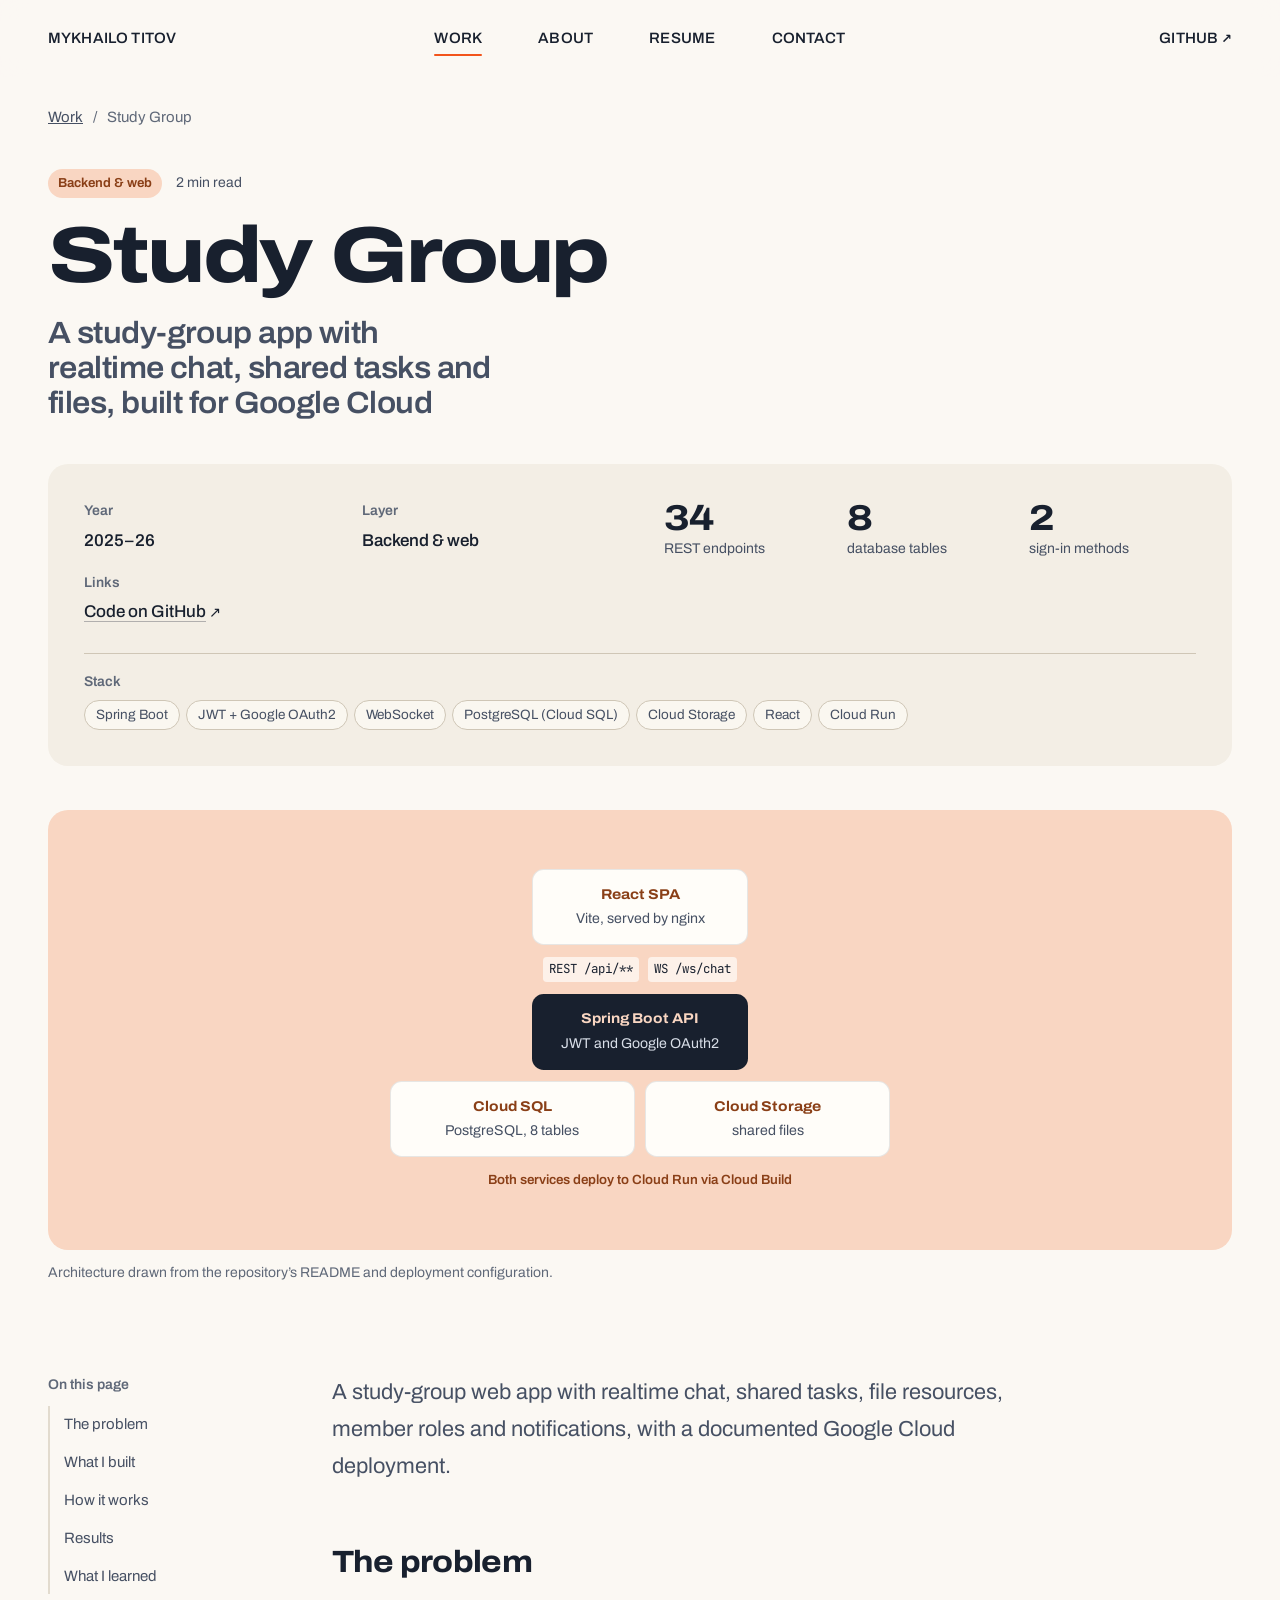
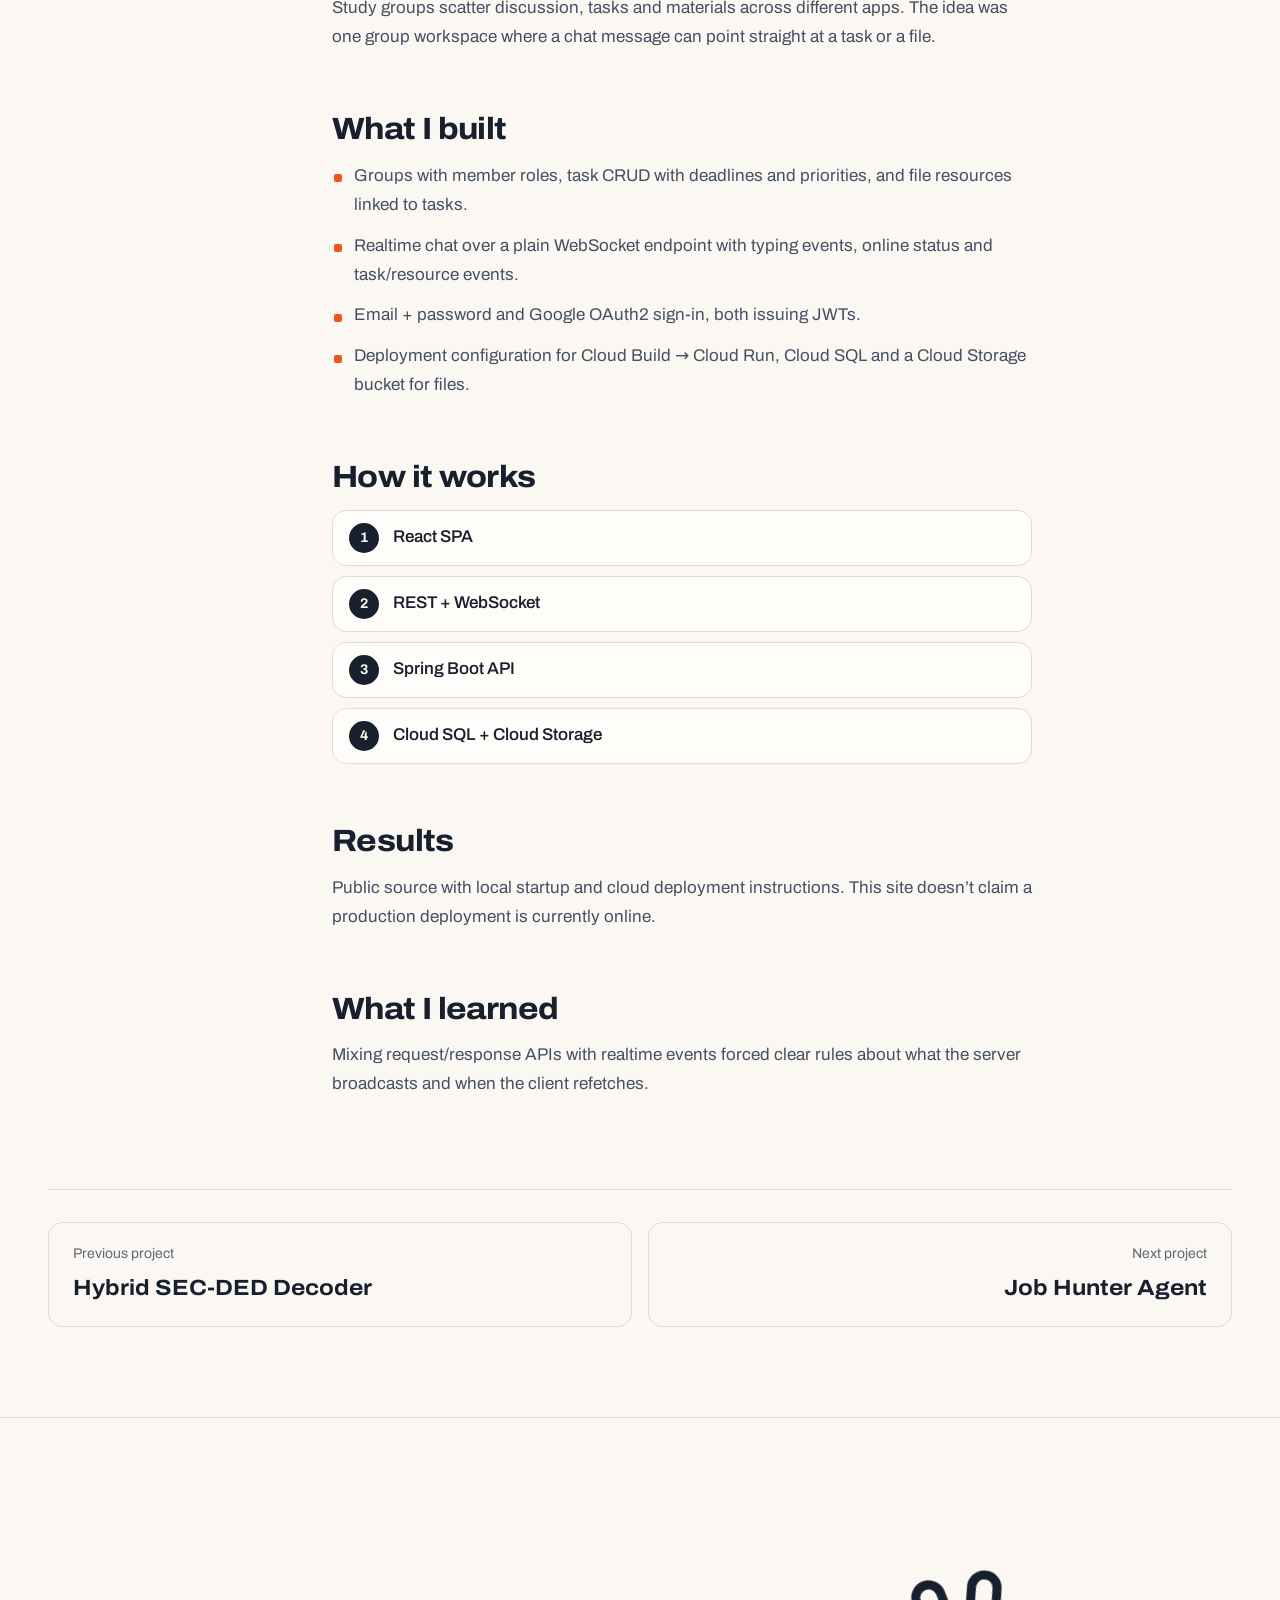
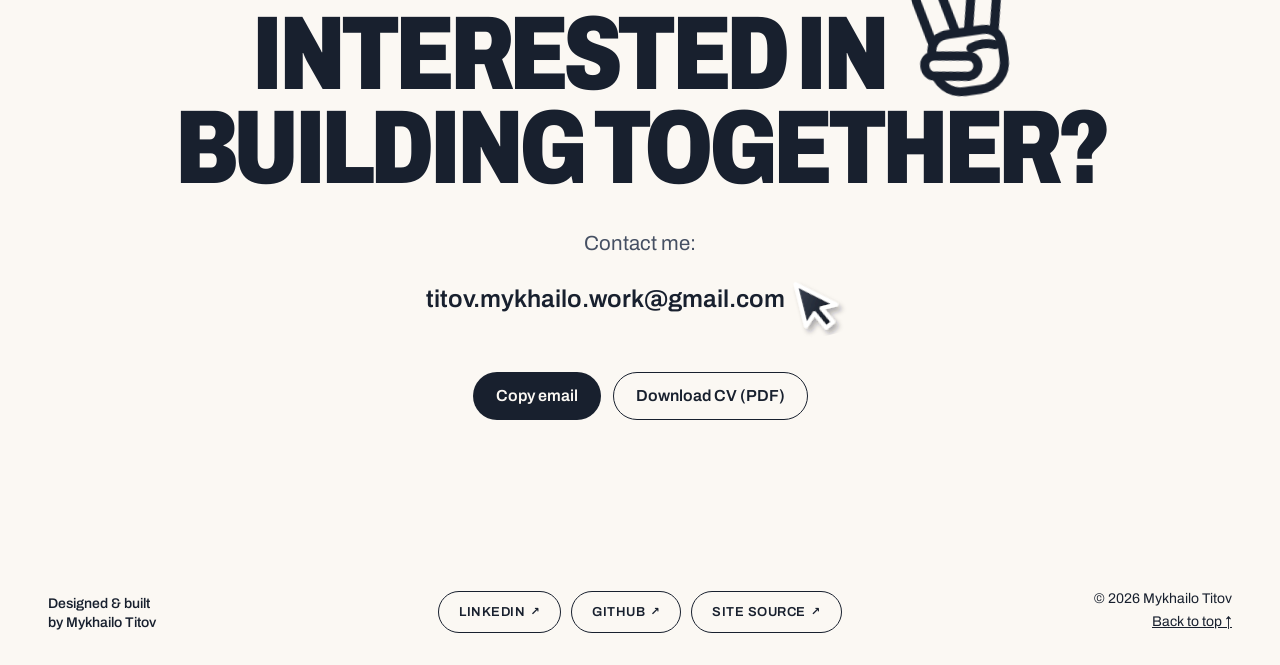
<file: projects/study-group.html>
<!doctype html>
<html lang="en"><head>
<meta charset="utf-8"><meta name="viewport" content="width=device-width, initial-scale=1">
<title>Study Group — Mykhailo Titov</title>
<meta name="description" content="A study-group app with realtime chat, shared tasks and files, built for Google Cloud. A study-group web app with realtime chat, shared tasks, file resources, member roles and notifications, with a documented Google Cloud deployment.">
<link rel="canonical" href="https://titovmykhailo.me/projects/study-group.html">
<meta name="theme-color" content="#FBF8F3">
<meta property="og:type" content="website"><meta property="og:url" content="https://titovmykhailo.me/projects/study-group.html">
<meta property="og:title" content="Study Group — Mykhailo Titov"><meta property="og:description" content="A study-group app with realtime chat, shared tasks and files, built for Google Cloud. A study-group web app with realtime chat, shared tasks, file resources, member roles and notifications, with a documented Google Cloud deployment.">
<meta property="og:image" content="https://titovmykhailo.me/assets/og-image.png"><meta property="og:image:width" content="1200"><meta property="og:image:height" content="630">
<meta name="twitter:card" content="summary_large_image"><meta name="twitter:title" content="Study Group — Mykhailo Titov"><meta name="twitter:description" content="A study-group app with realtime chat, shared tasks and files, built for Google Cloud. A study-group web app with realtime chat, shared tasks, file resources, member roles and notifications, with a documented Google Cloud deployment."><meta name="twitter:image" content="https://titovmykhailo.me/assets/og-image.png">
<link rel="icon" type="image/svg+xml" href="../favicon.svg"><link rel="apple-touch-icon" href="../assets/apple-touch-icon.png">
<link rel="preload" href="../assets/fonts/archivo-latin.woff2" as="font" type="font/woff2" crossorigin>
<link rel="stylesheet" href="../styles.css"><script src="../script.js" defer></script>
</head><body><a class="skip" href="#main">Skip to content</a><header class="site-header" id="top"><div class="wrap header-inner">
<a class="brand" href="../index.html"><span class="brand-full">Mykhailo Titov</span><span class="brand-short" aria-hidden="true">MT</span></a>
<nav class="site-nav" aria-label="Main"><a href="../index.html#work" data-nav="work" aria-current="page">Work</a><a href="../index.html#about" data-nav="about">About</a><a href="../resume.html" data-nav="resume">Resume</a><a href="../index.html#contact" data-nav="contact">Contact</a></nav>
<a class="header-cta" href="https://github.com/TitovMykhailo" target="_blank" rel="noopener">GitHub<span class="ext" aria-hidden="true">↗</span><span class="sr-only"> (opens in a new tab)</span></a>
</div></header><main id="main" class="case-page">
<div class="wrap">
<nav class="breadcrumb" aria-label="Breadcrumb"><a href="../index.html#work">Work</a><span aria-hidden="true">/</span><span aria-current="page">Study Group</span></nav>
<header class="case-head">
<p class="case-meta"><span class="layer-tag tint-peach">Backend &amp; web</span><span>2 min read</span></p>
<h1 class="case-title">Study Group</h1>
<p class="case-outcome case-outcome-lg">A study-group app with realtime chat, shared tasks and files, built for Google Cloud</p>
</header>
<div class="tldr"><dl class="tldr-list"><div><dt>Year</dt><dd>2025–26</dd></div><div><dt>Layer</dt><dd>Backend &amp; web</dd></div><div><dt>Links</dt><dd class="dd-links"><a class="text-link" href="https://github.com/TitovMykhailo/App" target="_blank" rel="noopener">Code on GitHub<span class="ext" aria-hidden="true">↗</span><span class="sr-only"> (opens in a new tab)</span></a></dd></div></dl><ul class="metrics metrics-lg"><li><b>34</b><span>REST endpoints</span></li><li><b>8</b><span>database tables</span></li><li><b>2</b><span>sign-in methods</span></li></ul><div class="tldr-stack"><h2 class="tldr-h">Stack</h2><ul class="chips"><li>Spring Boot</li><li>JWT + Google OAuth2</li><li>WebSocket</li><li>PostgreSQL (Cloud SQL)</li><li>Cloud Storage</li><li>React</li><li>Cloud Run</li></ul></div></div>
<figure class="case-hero"><div class="media tint-peach media-large"><div class="diagram diagram-arch" role="img" aria-label="React SPA talks to a Spring Boot API over REST and WebSocket; the API uses Cloud SQL PostgreSQL and Cloud Storage; both run on Cloud Run.">
<div class="arch-box"><p class="d-title">React SPA</p><p class="d-small">Vite, served by nginx</p></div>
<div class="arch-link"><code>REST /api/**</code><code>WS /ws/chat</code></div>
<div class="arch-box arch-core"><p class="d-title">Spring Boot API</p><p class="d-small">JWT and Google OAuth2</p></div>
<div class="arch-split"><div class="arch-box"><p class="d-title">Cloud SQL</p><p class="d-small">PostgreSQL, 8 tables</p></div><div class="arch-box"><p class="d-title">Cloud Storage</p><p class="d-small">shared files</p></div></div>
<p class="arch-note">Both services deploy to Cloud Run via Cloud Build</p></div></div><figcaption>Architecture drawn from the repository’s README and deployment configuration.</figcaption></figure>
<div class="case-body">
<aside class="toc" aria-label="On this page"><p class="toc-title">On this page</p><ol><li><a href="#problem">The problem</a></li><li><a href="#built">What I built</a></li><li><a href="#how">How it works</a></li><li><a href="#results">Results</a></li><li><a href="#learned">What I learned</a></li></ol></aside>
<article class="prose">
<p class="prose-lead">A study-group web app with realtime chat, shared tasks, file resources, member roles and notifications, with a documented Google Cloud deployment.</p>
<section id="problem" aria-labelledby="problem-h"><h2 id="problem-h">The problem</h2><p>Study groups scatter discussion, tasks and materials across different apps. The idea was one group workspace where a chat message can point straight at a task or a file.</p></section>
<section id="built" aria-labelledby="built-h"><h2 id="built-h">What I built</h2><ul><li>Groups with member roles, task CRUD with deadlines and priorities, and file resources linked to tasks.</li><li>Realtime chat over a plain WebSocket endpoint with typing events, online status and task/resource events.</li><li>Email + password and Google OAuth2 sign-in, both issuing JWTs.</li><li>Deployment configuration for Cloud Build → Cloud Run, Cloud SQL and a Cloud Storage bucket for files.</li></ul></section>
<section id="how" aria-labelledby="how-h"><h2 id="how-h">How it works</h2><ol class="steps"><li><span>1</span>React SPA</li><li><span>2</span>REST + WebSocket</li><li><span>3</span>Spring Boot API</li><li><span>4</span>Cloud SQL + Cloud Storage</li></ol></section>


<section id="results" aria-labelledby="results-h"><h2 id="results-h">Results</h2><p>Public source with local startup and cloud deployment instructions. This site doesn’t claim a production deployment is currently online.</p></section>
<section id="learned" aria-labelledby="learned-h"><h2 id="learned-h">What I learned</h2><p>Mixing request/response APIs with realtime events forced clear rules about what the server broadcasts and when the client refetches.</p></section>
</article>
</div>
<nav class="pager" aria-label="More projects"><a class="pager-prev" href="secded.html"><span>Previous project</span><b>Hybrid SEC-DED Decoder</b></a><a class="pager-next" href="job-hunter.html"><span>Next project</span><b>Job Hunter Agent</b></a></nav>
</div></main><section class="contact" id="contact" aria-labelledby="contact-title"><div class="wrap contact-inner">
<h2 id="contact-title" class="contact-title"><span class="ct-line">Interested in <svg class="ico ico-peace" viewBox="0 0 64 64" aria-hidden="true"><g fill="var(--paper)" stroke="currentColor" stroke-width="4.4" stroke-linejoin="round" stroke-linecap="round"><rect x="15.5" y="4" width="13" height="34" rx="6.5" transform="rotate(-13 22 36)"/><rect x="33" y="3" width="13" height="35" rx="6.5" transform="rotate(12 39.5 36)"/><path d="M14 40c0-6 4-9 10-9h17c6 0 9 4 9 10v6c0 8-6 14-14 14h-8c-8 0-14-6-14-14Z"/><path d="M34 39.5c4-1.6 8.5-1.6 12.5 0" fill="none"/><path d="M9.5 45.5c0-3 2.4-5 5.4-4.6l17 2.4c3 .4 4.8 3 4.3 6-.5 2.8-3.2 4.6-6 4.2l-16.4-2.4c-2.7-.4-4.3-2.8-4.3-5.6Z"/></g></svg></span><span class="ct-line">building together?</span></h2>
<p class="contact-lead">Contact me:</p>
<p class="contact-mail-row"><a class="contact-mail" href="mailto:titov.mykhailo.work@gmail.com">titov.mykhailo.work<wbr>@gmail.com</a><svg class="cursor3d" viewBox="0 0 80 80" aria-hidden="true"><defs><filter id="cur-shadow" x="-30%" y="-30%" width="160%" height="160%"><feDropShadow dx="3" dy="6" stdDeviation="3.5" flood-color="#18202E" flood-opacity=".35"/></filter><linearGradient id="cur-fill" x1="0" y1="0" x2="1" y2="1"><stop offset="0" stop-color="#3a4252"/><stop offset="1" stop-color="#0d121b"/></linearGradient></defs><path filter="url(#cur-shadow)" d="M14 8 L14 62 L28 49 L38 70 L48 65 L38 45 L57 45 Z" fill="url(#cur-fill)" stroke="#fff" stroke-width="5" stroke-linejoin="round"/></svg></p>
<div class="contact-actions"><button class="btn btn-dark" type="button" data-copy-email="titov.mykhailo.work@gmail.com">Copy email</button><a class="btn btn-outline" href="../assets/Mykhailo_Titov_CV.pdf" download>Download CV (PDF)</a></div>
<p class="copy-status" id="copy-status" role="status" aria-live="polite"></p>
</div></section><footer class="site-footer"><div class="wrap footer-inner">
<p class="footer-made">Designed &amp; built<br>by Mykhailo Titov</p>
<p class="footer-pills"><a class="pill-link" href="https://www.linkedin.com/in/titovmykhailo" target="_blank" rel="noopener">LinkedIn<span class="ext" aria-hidden="true">↗</span><span class="sr-only"> (opens in a new tab)</span></a><a class="pill-link" href="https://github.com/TitovMykhailo" target="_blank" rel="noopener">GitHub<span class="ext" aria-hidden="true">↗</span><span class="sr-only"> (opens in a new tab)</span></a><a class="pill-link" href="https://github.com/TitovMykhailo/TitovMykhailo.github.io" target="_blank" rel="noopener">Site source<span class="ext" aria-hidden="true">↗</span><span class="sr-only"> (opens in a new tab)</span></a></p>
<p class="footer-end">© <span data-year>2026</span> Mykhailo Titov<br><a href="#top">Back to top ↑</a></p>
</div></footer>
</body></html>
</file>
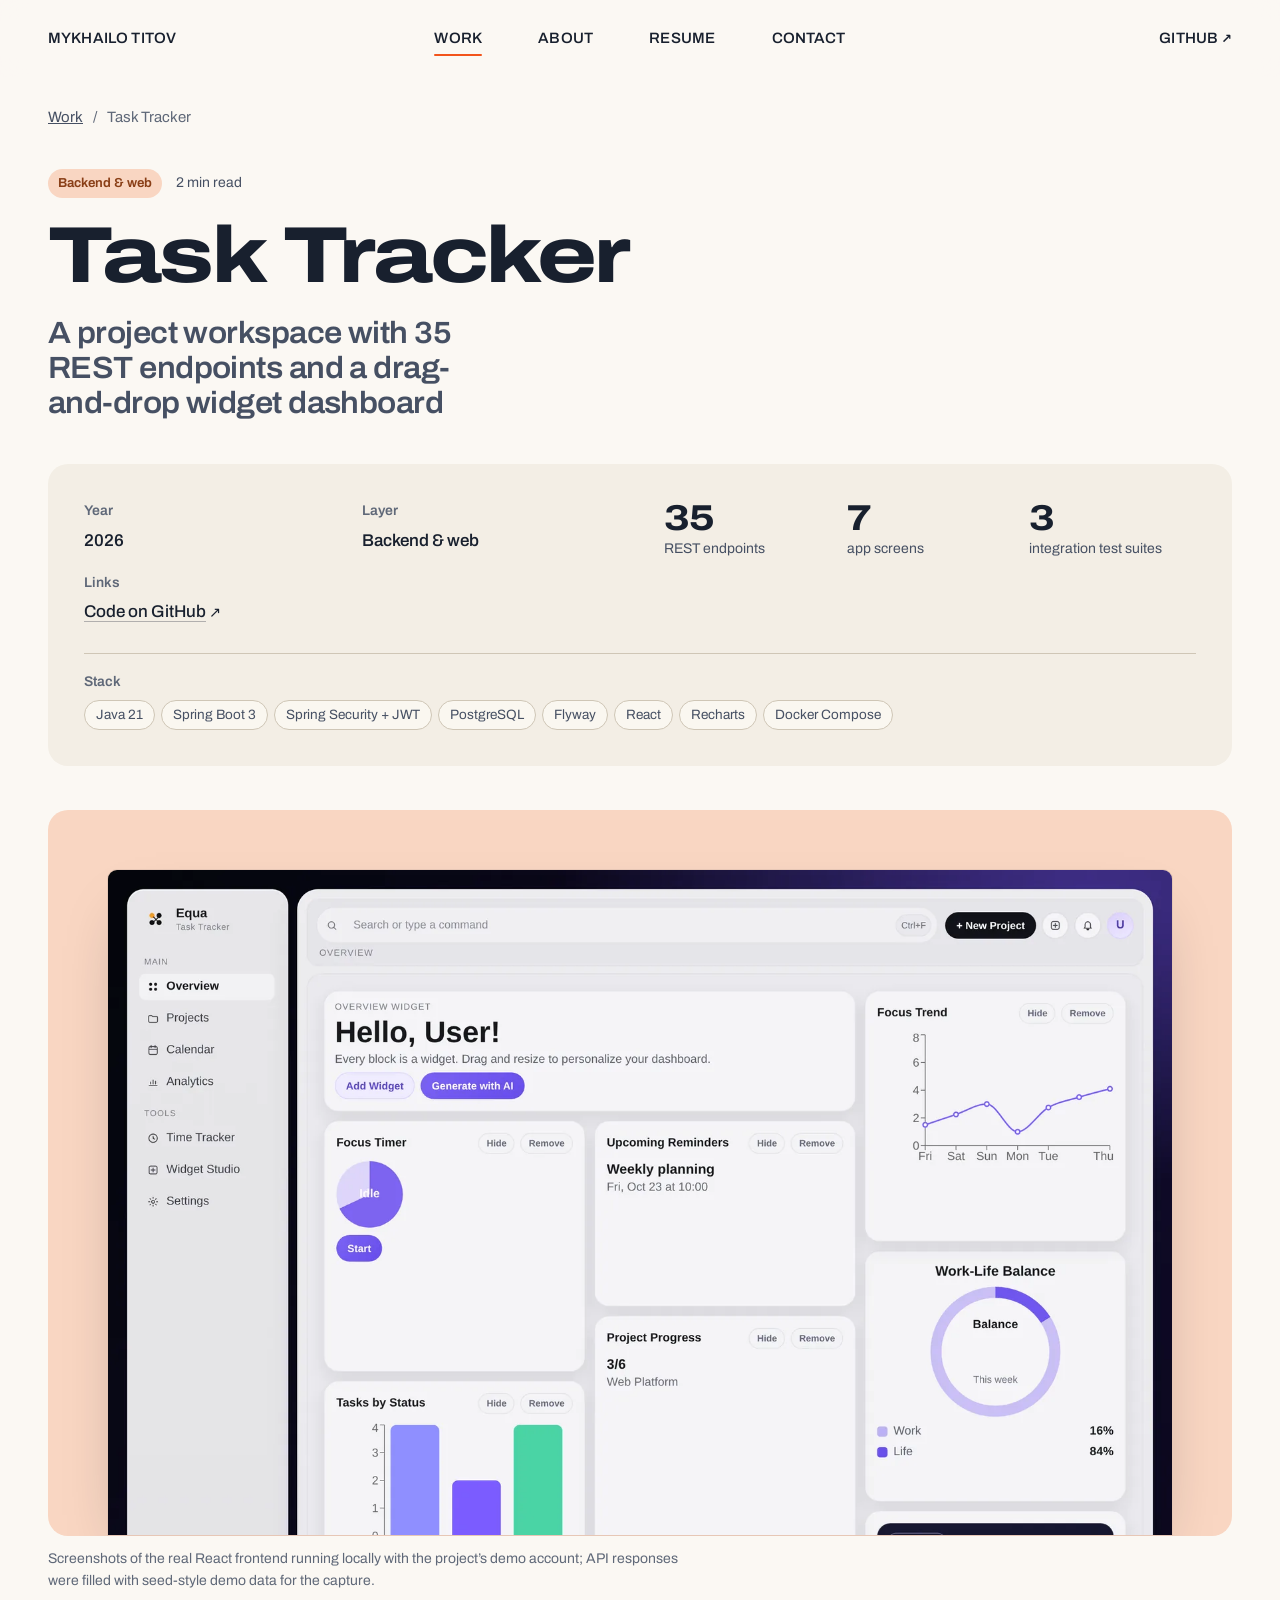
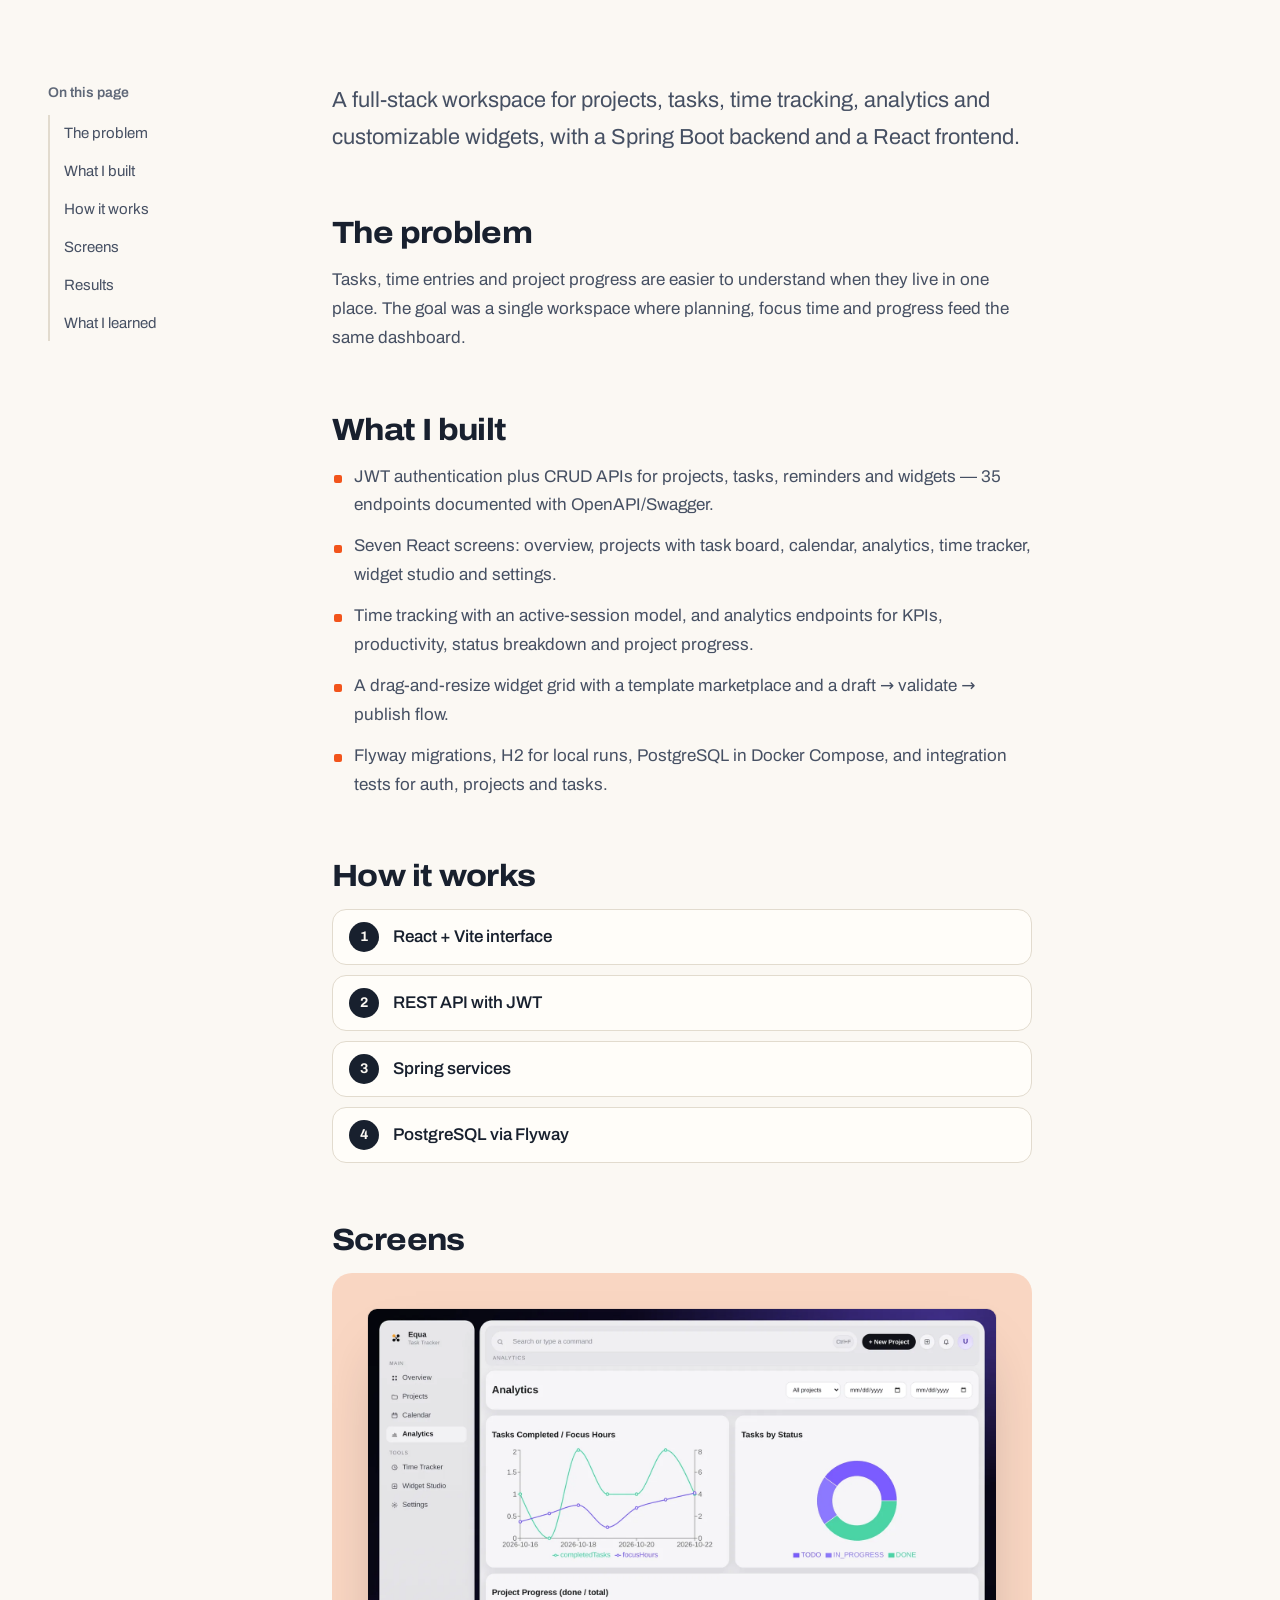
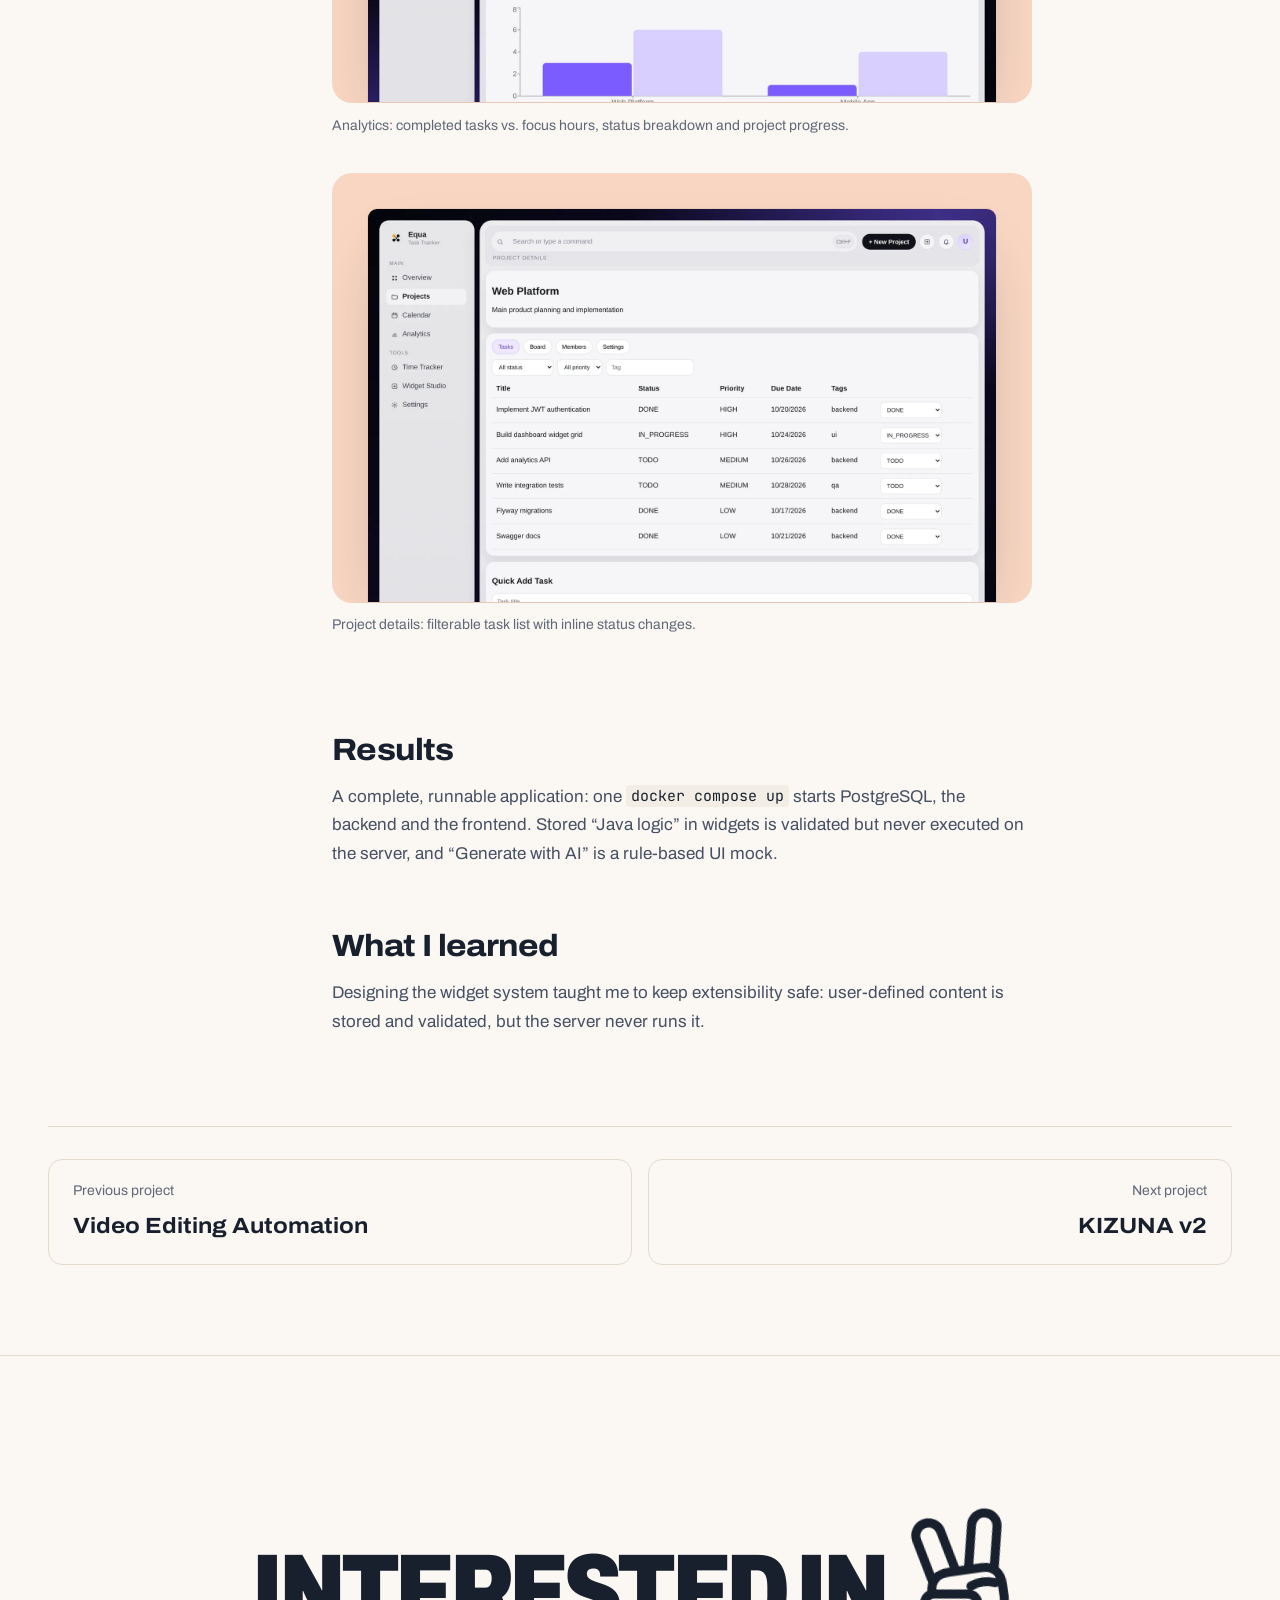
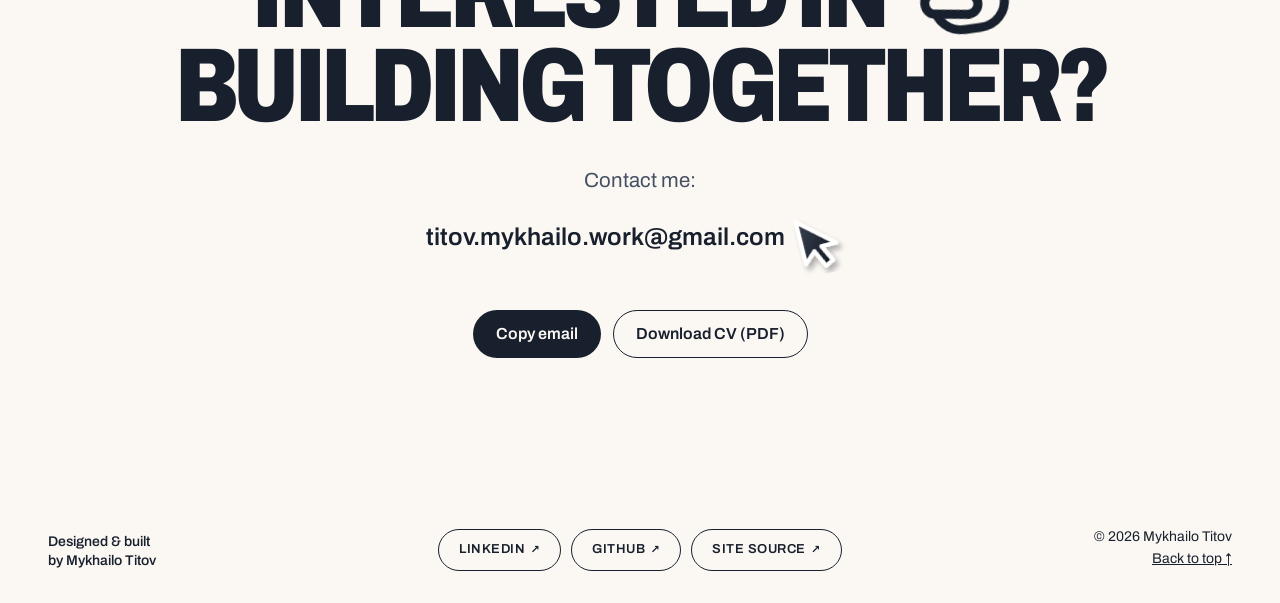
<file: projects/task-tracker.html>
<!doctype html>
<html lang="en"><head>
<meta charset="utf-8"><meta name="viewport" content="width=device-width, initial-scale=1">
<title>Task Tracker — Mykhailo Titov</title>
<meta name="description" content="A project workspace with 35 REST endpoints and a drag-and-drop widget dashboard. A full-stack workspace for projects, tasks, time tracking, analytics and customizable widgets, with a Spring Boot backend and a React frontend.">
<link rel="canonical" href="https://titovmykhailo.me/projects/task-tracker.html">
<meta name="theme-color" content="#FBF8F3">
<meta property="og:type" content="website"><meta property="og:url" content="https://titovmykhailo.me/projects/task-tracker.html">
<meta property="og:title" content="Task Tracker — Mykhailo Titov"><meta property="og:description" content="A project workspace with 35 REST endpoints and a drag-and-drop widget dashboard. A full-stack workspace for projects, tasks, time tracking, analytics and customizable widgets, with a Spring Boot backend and a React frontend.">
<meta property="og:image" content="https://titovmykhailo.me/assets/og-image.png"><meta property="og:image:width" content="1200"><meta property="og:image:height" content="630">
<meta name="twitter:card" content="summary_large_image"><meta name="twitter:title" content="Task Tracker — Mykhailo Titov"><meta name="twitter:description" content="A project workspace with 35 REST endpoints and a drag-and-drop widget dashboard. A full-stack workspace for projects, tasks, time tracking, analytics and customizable widgets, with a Spring Boot backend and a React frontend."><meta name="twitter:image" content="https://titovmykhailo.me/assets/og-image.png">
<link rel="icon" type="image/svg+xml" href="../favicon.svg"><link rel="apple-touch-icon" href="../assets/apple-touch-icon.png">
<link rel="preload" href="../assets/fonts/archivo-latin.woff2" as="font" type="font/woff2" crossorigin>
<link rel="stylesheet" href="../styles.css"><script src="../script.js" defer></script>
</head><body><a class="skip" href="#main">Skip to content</a><header class="site-header" id="top"><div class="wrap header-inner">
<a class="brand" href="../index.html"><span class="brand-full">Mykhailo Titov</span><span class="brand-short" aria-hidden="true">MT</span></a>
<nav class="site-nav" aria-label="Main"><a href="../index.html#work" data-nav="work" aria-current="page">Work</a><a href="../index.html#about" data-nav="about">About</a><a href="../resume.html" data-nav="resume">Resume</a><a href="../index.html#contact" data-nav="contact">Contact</a></nav>
<a class="header-cta" href="https://github.com/TitovMykhailo" target="_blank" rel="noopener">GitHub<span class="ext" aria-hidden="true">↗</span><span class="sr-only"> (opens in a new tab)</span></a>
</div></header><main id="main" class="case-page">
<div class="wrap">
<nav class="breadcrumb" aria-label="Breadcrumb"><a href="../index.html#work">Work</a><span aria-hidden="true">/</span><span aria-current="page">Task Tracker</span></nav>
<header class="case-head">
<p class="case-meta"><span class="layer-tag tint-peach">Backend &amp; web</span><span>2 min read</span></p>
<h1 class="case-title">Task Tracker</h1>
<p class="case-outcome case-outcome-lg">A project workspace with 35 REST endpoints and a drag-and-drop widget dashboard</p>
</header>
<div class="tldr"><dl class="tldr-list"><div><dt>Year</dt><dd>2026</dd></div><div><dt>Layer</dt><dd>Backend &amp; web</dd></div><div><dt>Links</dt><dd class="dd-links"><a class="text-link" href="https://github.com/TitovMykhailo/Task-Tracker" target="_blank" rel="noopener">Code on GitHub<span class="ext" aria-hidden="true">↗</span><span class="sr-only"> (opens in a new tab)</span></a></dd></div></dl><ul class="metrics metrics-lg"><li><b>35</b><span>REST endpoints</span></li><li><b>7</b><span>app screens</span></li><li><b>3</b><span>integration test suites</span></li></ul><div class="tldr-stack"><h2 class="tldr-h">Stack</h2><ul class="chips"><li>Java 21</li><li>Spring Boot 3</li><li>Spring Security + JWT</li><li>PostgreSQL</li><li>Flyway</li><li>React</li><li>Recharts</li><li>Docker Compose</li></ul></div></div>
<figure class="case-hero"><div class="media tint-peach media-large media-shot"><div class="shot"><img src="../assets/projects/task-tracker/overview.webp" width="1600" height="1000" alt="Task Tracker overview: a widget dashboard with a focus timer, upcoming reminders, a focus-trend chart, project progress and a tasks-by-status chart." loading="eager" decoding="async"></div></div><figcaption>Screenshots of the real React frontend running locally with the project’s demo account; API responses were filled with seed-style demo data for the capture.</figcaption></figure>
<div class="case-body">
<aside class="toc" aria-label="On this page"><p class="toc-title">On this page</p><ol><li><a href="#problem">The problem</a></li><li><a href="#built">What I built</a></li><li><a href="#how">How it works</a></li><li><a href="#screens">Screens</a></li><li><a href="#results">Results</a></li><li><a href="#learned">What I learned</a></li></ol></aside>
<article class="prose">
<p class="prose-lead">A full-stack workspace for projects, tasks, time tracking, analytics and customizable widgets, with a Spring Boot backend and a React frontend.</p>
<section id="problem" aria-labelledby="problem-h"><h2 id="problem-h">The problem</h2><p>Tasks, time entries and project progress are easier to understand when they live in one place. The goal was a single workspace where planning, focus time and progress feed the same dashboard.</p></section>
<section id="built" aria-labelledby="built-h"><h2 id="built-h">What I built</h2><ul><li>JWT authentication plus CRUD APIs for projects, tasks, reminders and widgets — 35 endpoints documented with OpenAPI/Swagger.</li><li>Seven React screens: overview, projects with task board, calendar, analytics, time tracker, widget studio and settings.</li><li>Time tracking with an active-session model, and analytics endpoints for KPIs, productivity, status breakdown and project progress.</li><li>A drag-and-resize widget grid with a template marketplace and a draft → validate → publish flow.</li><li>Flyway migrations, H2 for local runs, PostgreSQL in Docker Compose, and integration tests for auth, projects and tasks.</li></ul></section>
<section id="how" aria-labelledby="how-h"><h2 id="how-h">How it works</h2><ol class="steps"><li><span>1</span>React + Vite interface</li><li><span>2</span>REST API with JWT</li><li><span>3</span>Spring services</li><li><span>4</span>PostgreSQL via Flyway</li></ol></section>

<section id="screens" aria-labelledby="screens-h"><h2 id="screens-h">Screens</h2><figure class="gallery-item"><div class="media tint-peach media-shot"><div class="shot"><img src="../assets/projects/task-tracker/analytics.webp" width="1600" height="1000" alt="Analytics page with completed tasks and focus hours over a week, a tasks-by-status donut and a project-progress bar chart." loading="lazy" decoding="async"></div></div><figcaption>Analytics: completed tasks vs. focus hours, status breakdown and project progress.</figcaption></figure><figure class="gallery-item"><div class="media tint-peach media-shot"><div class="shot"><img src="../assets/projects/task-tracker/project.webp" width="1600" height="1000" alt="Project details page listing tasks with status, priority, due date and tag columns and filters." loading="lazy" decoding="async"></div></div><figcaption>Project details: filterable task list with inline status changes.</figcaption></figure></section>
<section id="results" aria-labelledby="results-h"><h2 id="results-h">Results</h2><p>A complete, runnable application: one <code>docker compose up</code> starts PostgreSQL, the backend and the frontend. Stored “Java logic” in widgets is validated but never executed on the server, and “Generate with AI” is a rule-based UI mock.</p></section>
<section id="learned" aria-labelledby="learned-h"><h2 id="learned-h">What I learned</h2><p>Designing the widget system taught me to keep extensibility safe: user-defined content is stored and validated, but the server never runs it.</p></section>
</article>
</div>
<nav class="pager" aria-label="More projects"><a class="pager-prev" href="video-editor.html"><span>Previous project</span><b>Video Editing Automation</b></a><a class="pager-next" href="kizuna.html"><span>Next project</span><b>KIZUNA v2</b></a></nav>
</div></main><section class="contact" id="contact" aria-labelledby="contact-title"><div class="wrap contact-inner">
<h2 id="contact-title" class="contact-title"><span class="ct-line">Interested in <svg class="ico ico-peace" viewBox="0 0 64 64" aria-hidden="true"><g fill="var(--paper)" stroke="currentColor" stroke-width="4.4" stroke-linejoin="round" stroke-linecap="round"><rect x="15.5" y="4" width="13" height="34" rx="6.5" transform="rotate(-13 22 36)"/><rect x="33" y="3" width="13" height="35" rx="6.5" transform="rotate(12 39.5 36)"/><path d="M14 40c0-6 4-9 10-9h17c6 0 9 4 9 10v6c0 8-6 14-14 14h-8c-8 0-14-6-14-14Z"/><path d="M34 39.5c4-1.6 8.5-1.6 12.5 0" fill="none"/><path d="M9.5 45.5c0-3 2.4-5 5.4-4.6l17 2.4c3 .4 4.8 3 4.3 6-.5 2.8-3.2 4.6-6 4.2l-16.4-2.4c-2.7-.4-4.3-2.8-4.3-5.6Z"/></g></svg></span><span class="ct-line">building together?</span></h2>
<p class="contact-lead">Contact me:</p>
<p class="contact-mail-row"><a class="contact-mail" href="mailto:titov.mykhailo.work@gmail.com">titov.mykhailo.work<wbr>@gmail.com</a><svg class="cursor3d" viewBox="0 0 80 80" aria-hidden="true"><defs><filter id="cur-shadow" x="-30%" y="-30%" width="160%" height="160%"><feDropShadow dx="3" dy="6" stdDeviation="3.5" flood-color="#18202E" flood-opacity=".35"/></filter><linearGradient id="cur-fill" x1="0" y1="0" x2="1" y2="1"><stop offset="0" stop-color="#3a4252"/><stop offset="1" stop-color="#0d121b"/></linearGradient></defs><path filter="url(#cur-shadow)" d="M14 8 L14 62 L28 49 L38 70 L48 65 L38 45 L57 45 Z" fill="url(#cur-fill)" stroke="#fff" stroke-width="5" stroke-linejoin="round"/></svg></p>
<div class="contact-actions"><button class="btn btn-dark" type="button" data-copy-email="titov.mykhailo.work@gmail.com">Copy email</button><a class="btn btn-outline" href="../assets/Mykhailo_Titov_CV.pdf" download>Download CV (PDF)</a></div>
<p class="copy-status" id="copy-status" role="status" aria-live="polite"></p>
</div></section><footer class="site-footer"><div class="wrap footer-inner">
<p class="footer-made">Designed &amp; built<br>by Mykhailo Titov</p>
<p class="footer-pills"><a class="pill-link" href="https://www.linkedin.com/in/titovmykhailo" target="_blank" rel="noopener">LinkedIn<span class="ext" aria-hidden="true">↗</span><span class="sr-only"> (opens in a new tab)</span></a><a class="pill-link" href="https://github.com/TitovMykhailo" target="_blank" rel="noopener">GitHub<span class="ext" aria-hidden="true">↗</span><span class="sr-only"> (opens in a new tab)</span></a><a class="pill-link" href="https://github.com/TitovMykhailo/TitovMykhailo.github.io" target="_blank" rel="noopener">Site source<span class="ext" aria-hidden="true">↗</span><span class="sr-only"> (opens in a new tab)</span></a></p>
<p class="footer-end">© <span data-year>2026</span> Mykhailo Titov<br><a href="#top">Back to top ↑</a></p>
</div></footer>
</body></html>
</file>
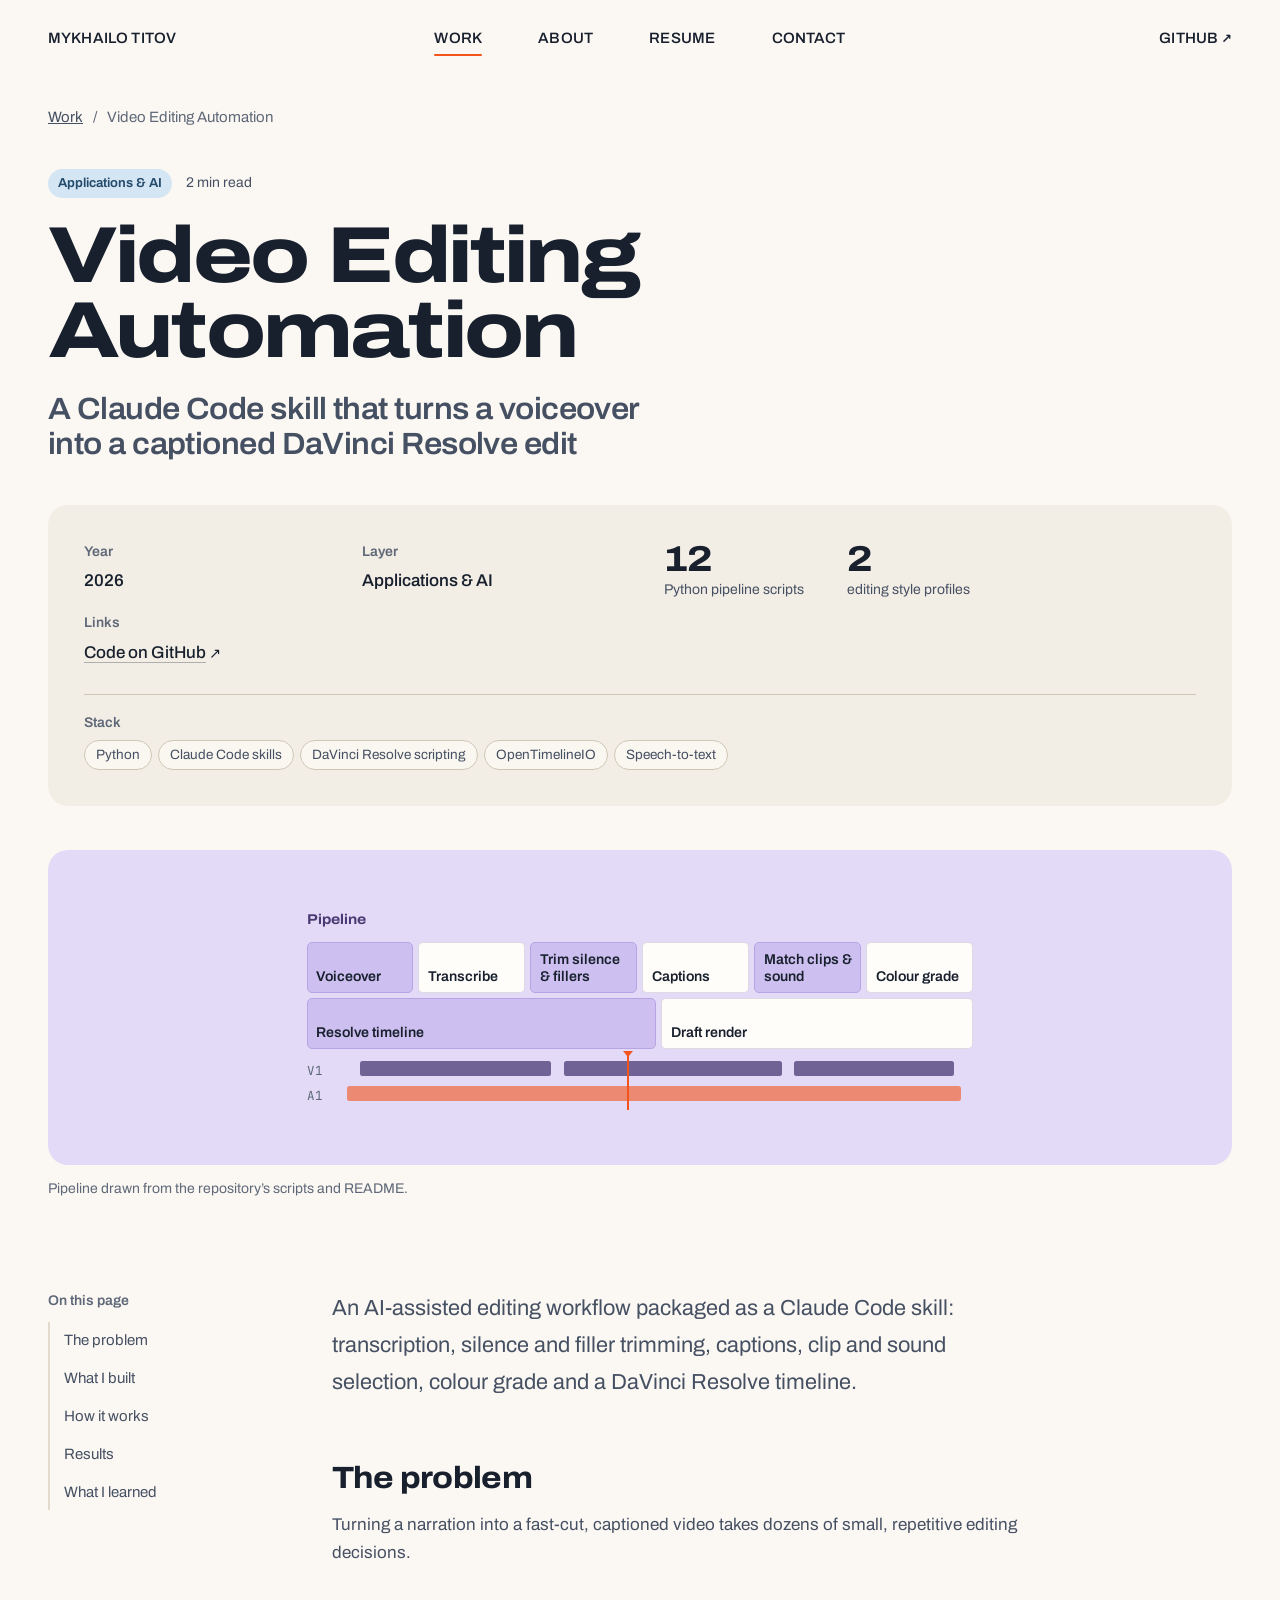
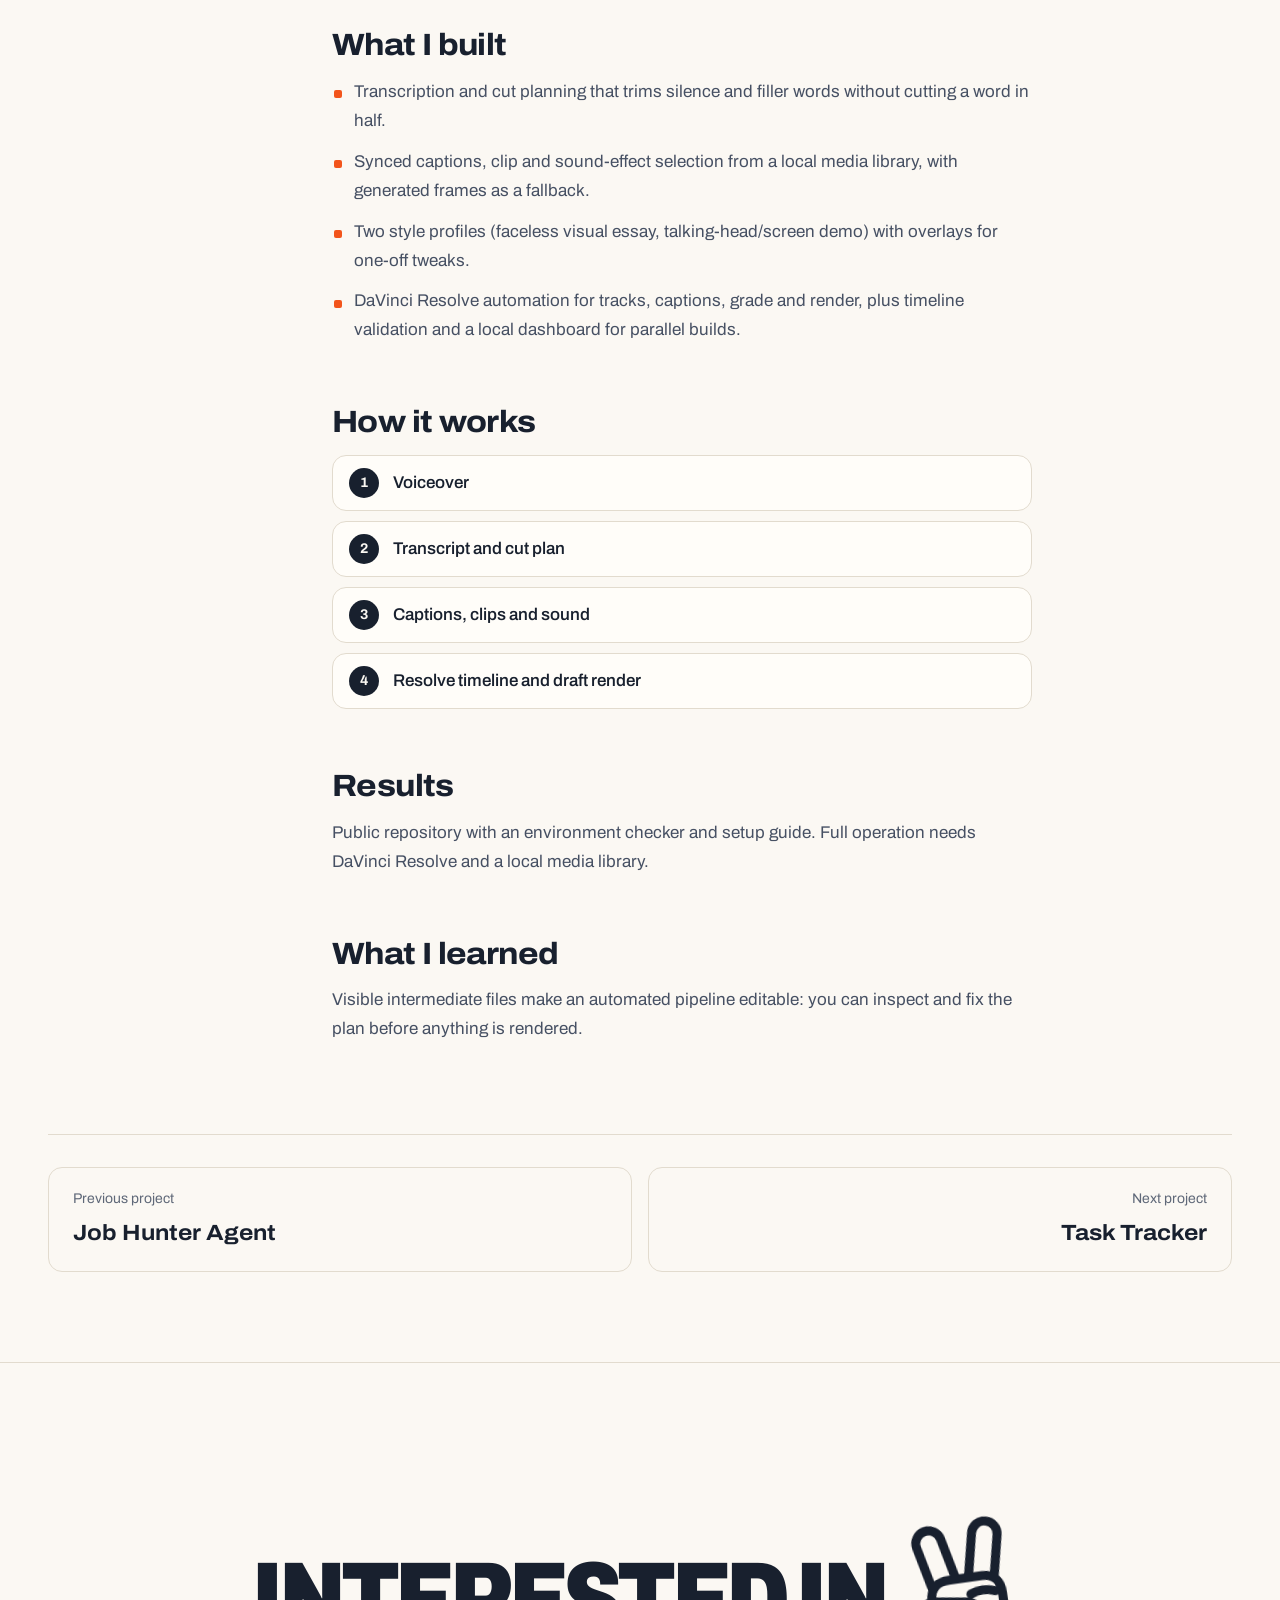
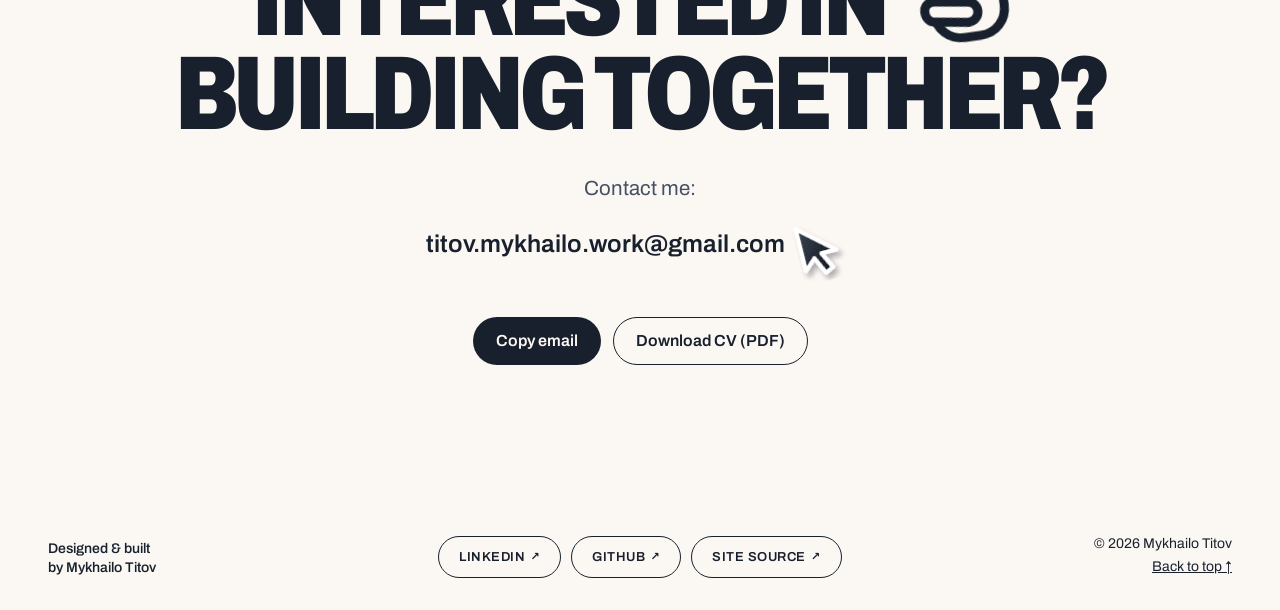
<file: projects/video-editor.html>
<!doctype html>
<html lang="en"><head>
<meta charset="utf-8"><meta name="viewport" content="width=device-width, initial-scale=1">
<title>Video Editing Automation — Mykhailo Titov</title>
<meta name="description" content="A Claude Code skill that turns a voiceover into a captioned DaVinci Resolve edit. An AI-assisted editing workflow packaged as a Claude Code skill: transcription, silence and filler trimming, captions, clip and sound selection, colour grade and a DaVinci Resolve timeline.">
<link rel="canonical" href="https://titovmykhailo.me/projects/video-editor.html">
<meta name="theme-color" content="#FBF8F3">
<meta property="og:type" content="website"><meta property="og:url" content="https://titovmykhailo.me/projects/video-editor.html">
<meta property="og:title" content="Video Editing Automation — Mykhailo Titov"><meta property="og:description" content="A Claude Code skill that turns a voiceover into a captioned DaVinci Resolve edit. An AI-assisted editing workflow packaged as a Claude Code skill: transcription, silence and filler trimming, captions, clip and sound selection, colour grade and a DaVinci Resolve timeline.">
<meta property="og:image" content="https://titovmykhailo.me/assets/og-image.png"><meta property="og:image:width" content="1200"><meta property="og:image:height" content="630">
<meta name="twitter:card" content="summary_large_image"><meta name="twitter:title" content="Video Editing Automation — Mykhailo Titov"><meta name="twitter:description" content="A Claude Code skill that turns a voiceover into a captioned DaVinci Resolve edit. An AI-assisted editing workflow packaged as a Claude Code skill: transcription, silence and filler trimming, captions, clip and sound selection, colour grade and a DaVinci Resolve timeline."><meta name="twitter:image" content="https://titovmykhailo.me/assets/og-image.png">
<link rel="icon" type="image/svg+xml" href="../favicon.svg"><link rel="apple-touch-icon" href="../assets/apple-touch-icon.png">
<link rel="preload" href="../assets/fonts/archivo-latin.woff2" as="font" type="font/woff2" crossorigin>
<link rel="stylesheet" href="../styles.css"><script src="../script.js" defer></script>
</head><body><a class="skip" href="#main">Skip to content</a><header class="site-header" id="top"><div class="wrap header-inner">
<a class="brand" href="../index.html"><span class="brand-full">Mykhailo Titov</span><span class="brand-short" aria-hidden="true">MT</span></a>
<nav class="site-nav" aria-label="Main"><a href="../index.html#work" data-nav="work" aria-current="page">Work</a><a href="../index.html#about" data-nav="about">About</a><a href="../resume.html" data-nav="resume">Resume</a><a href="../index.html#contact" data-nav="contact">Contact</a></nav>
<a class="header-cta" href="https://github.com/TitovMykhailo" target="_blank" rel="noopener">GitHub<span class="ext" aria-hidden="true">↗</span><span class="sr-only"> (opens in a new tab)</span></a>
</div></header><main id="main" class="case-page">
<div class="wrap">
<nav class="breadcrumb" aria-label="Breadcrumb"><a href="../index.html#work">Work</a><span aria-hidden="true">/</span><span aria-current="page">Video Editing Automation</span></nav>
<header class="case-head">
<p class="case-meta"><span class="layer-tag tint-sky">Applications &amp; AI</span><span>2 min read</span></p>
<h1 class="case-title">Video Editing Automation</h1>
<p class="case-outcome case-outcome-lg">A Claude Code skill that turns a voiceover into a captioned DaVinci Resolve edit</p>
</header>
<div class="tldr"><dl class="tldr-list"><div><dt>Year</dt><dd>2026</dd></div><div><dt>Layer</dt><dd>Applications &amp; AI</dd></div><div><dt>Links</dt><dd class="dd-links"><a class="text-link" href="https://github.com/TitovMykhailo/video_edeting_skill" target="_blank" rel="noopener">Code on GitHub<span class="ext" aria-hidden="true">↗</span><span class="sr-only"> (opens in a new tab)</span></a></dd></div></dl><ul class="metrics metrics-lg"><li><b>12</b><span>Python pipeline scripts</span></li><li><b>2</b><span>editing style profiles</span></li></ul><div class="tldr-stack"><h2 class="tldr-h">Stack</h2><ul class="chips"><li>Python</li><li>Claude Code skills</li><li>DaVinci Resolve scripting</li><li>OpenTimelineIO</li><li>Speech-to-text</li></ul></div></div>
<figure class="case-hero"><div class="media tint-lilac media-large"><div class="diagram diagram-timeline" role="img" aria-label="Editing pipeline: Voiceover, Transcribe, Trim silence & fillers, Captions, Match clips & sound, Colour grade, Resolve timeline, Draft render.">
<p class="d-title">Pipeline</p><ol class="clips"><li style="--w:1.1"><span>Voiceover</span></li><li style="--w:1"><span>Transcribe</span></li><li style="--w:1.5"><span>Trim silence & fillers</span></li><li style="--w:1"><span>Captions</span></li><li style="--w:1.5"><span>Match clips & sound</span></li><li style="--w:1.1"><span>Colour grade</span></li><li style="--w:1.3"><span>Resolve timeline</span></li><li style="--w:1.1"><span>Draft render</span></li></ol>
<div class="tracks" aria-hidden="true"><div class="playhead"></div><span>V1</span><div class="track"><i style="left:4%;width:30%"></i><i style="left:36%;width:34%"></i><i style="left:72%;width:25%"></i></div><span>A1</span><div class="track"><i class="a" style="left:2%;width:96%"></i></div></div></div></div><figcaption>Pipeline drawn from the repository’s scripts and README.</figcaption></figure>
<div class="case-body">
<aside class="toc" aria-label="On this page"><p class="toc-title">On this page</p><ol><li><a href="#problem">The problem</a></li><li><a href="#built">What I built</a></li><li><a href="#how">How it works</a></li><li><a href="#results">Results</a></li><li><a href="#learned">What I learned</a></li></ol></aside>
<article class="prose">
<p class="prose-lead">An AI-assisted editing workflow packaged as a Claude Code skill: transcription, silence and filler trimming, captions, clip and sound selection, colour grade and a DaVinci Resolve timeline.</p>
<section id="problem" aria-labelledby="problem-h"><h2 id="problem-h">The problem</h2><p>Turning a narration into a fast-cut, captioned video takes dozens of small, repetitive editing decisions.</p></section>
<section id="built" aria-labelledby="built-h"><h2 id="built-h">What I built</h2><ul><li>Transcription and cut planning that trims silence and filler words without cutting a word in half.</li><li>Synced captions, clip and sound-effect selection from a local media library, with generated frames as a fallback.</li><li>Two style profiles (faceless visual essay, talking-head/screen demo) with overlays for one-off tweaks.</li><li>DaVinci Resolve automation for tracks, captions, grade and render, plus timeline validation and a local dashboard for parallel builds.</li></ul></section>
<section id="how" aria-labelledby="how-h"><h2 id="how-h">How it works</h2><ol class="steps"><li><span>1</span>Voiceover</li><li><span>2</span>Transcript and cut plan</li><li><span>3</span>Captions, clips and sound</li><li><span>4</span>Resolve timeline and draft render</li></ol></section>


<section id="results" aria-labelledby="results-h"><h2 id="results-h">Results</h2><p>Public repository with an environment checker and setup guide. Full operation needs DaVinci Resolve and a local media library.</p></section>
<section id="learned" aria-labelledby="learned-h"><h2 id="learned-h">What I learned</h2><p>Visible intermediate files make an automated pipeline editable: you can inspect and fix the plan before anything is rendered.</p></section>
</article>
</div>
<nav class="pager" aria-label="More projects"><a class="pager-prev" href="job-hunter.html"><span>Previous project</span><b>Job Hunter Agent</b></a><a class="pager-next" href="task-tracker.html"><span>Next project</span><b>Task Tracker</b></a></nav>
</div></main><section class="contact" id="contact" aria-labelledby="contact-title"><div class="wrap contact-inner">
<h2 id="contact-title" class="contact-title"><span class="ct-line">Interested in <svg class="ico ico-peace" viewBox="0 0 64 64" aria-hidden="true"><g fill="var(--paper)" stroke="currentColor" stroke-width="4.4" stroke-linejoin="round" stroke-linecap="round"><rect x="15.5" y="4" width="13" height="34" rx="6.5" transform="rotate(-13 22 36)"/><rect x="33" y="3" width="13" height="35" rx="6.5" transform="rotate(12 39.5 36)"/><path d="M14 40c0-6 4-9 10-9h17c6 0 9 4 9 10v6c0 8-6 14-14 14h-8c-8 0-14-6-14-14Z"/><path d="M34 39.5c4-1.6 8.5-1.6 12.5 0" fill="none"/><path d="M9.5 45.5c0-3 2.4-5 5.4-4.6l17 2.4c3 .4 4.8 3 4.3 6-.5 2.8-3.2 4.6-6 4.2l-16.4-2.4c-2.7-.4-4.3-2.8-4.3-5.6Z"/></g></svg></span><span class="ct-line">building together?</span></h2>
<p class="contact-lead">Contact me:</p>
<p class="contact-mail-row"><a class="contact-mail" href="mailto:titov.mykhailo.work@gmail.com">titov.mykhailo.work<wbr>@gmail.com</a><svg class="cursor3d" viewBox="0 0 80 80" aria-hidden="true"><defs><filter id="cur-shadow" x="-30%" y="-30%" width="160%" height="160%"><feDropShadow dx="3" dy="6" stdDeviation="3.5" flood-color="#18202E" flood-opacity=".35"/></filter><linearGradient id="cur-fill" x1="0" y1="0" x2="1" y2="1"><stop offset="0" stop-color="#3a4252"/><stop offset="1" stop-color="#0d121b"/></linearGradient></defs><path filter="url(#cur-shadow)" d="M14 8 L14 62 L28 49 L38 70 L48 65 L38 45 L57 45 Z" fill="url(#cur-fill)" stroke="#fff" stroke-width="5" stroke-linejoin="round"/></svg></p>
<div class="contact-actions"><button class="btn btn-dark" type="button" data-copy-email="titov.mykhailo.work@gmail.com">Copy email</button><a class="btn btn-outline" href="../assets/Mykhailo_Titov_CV.pdf" download>Download CV (PDF)</a></div>
<p class="copy-status" id="copy-status" role="status" aria-live="polite"></p>
</div></section><footer class="site-footer"><div class="wrap footer-inner">
<p class="footer-made">Designed &amp; built<br>by Mykhailo Titov</p>
<p class="footer-pills"><a class="pill-link" href="https://www.linkedin.com/in/titovmykhailo" target="_blank" rel="noopener">LinkedIn<span class="ext" aria-hidden="true">↗</span><span class="sr-only"> (opens in a new tab)</span></a><a class="pill-link" href="https://github.com/TitovMykhailo" target="_blank" rel="noopener">GitHub<span class="ext" aria-hidden="true">↗</span><span class="sr-only"> (opens in a new tab)</span></a><a class="pill-link" href="https://github.com/TitovMykhailo/TitovMykhailo.github.io" target="_blank" rel="noopener">Site source<span class="ext" aria-hidden="true">↗</span><span class="sr-only"> (opens in a new tab)</span></a></p>
<p class="footer-end">© <span data-year>2026</span> Mykhailo Titov<br><a href="#top">Back to top ↑</a></p>
</div></footer>
</body></html>
</file>
<file: styles.css>
/* Mykhailo Titov — portfolio styles
   One family (Archivo, variable width + weight), self-hosted.
   JetBrains Mono only for real code. */

@font-face{font-family:'Archivo';src:url('assets/fonts/archivo-latin.woff2') format('woff2');font-weight:100 900;font-stretch:62% 125%;font-style:normal;font-display:swap;unicode-range:U+0000-00FF,U+0131,U+0152-0153,U+02BB-02BC,U+02C6,U+02DA,U+02DC,U+0304,U+0308,U+0329,U+2000-206F,U+20AC,U+2122,U+2191,U+2193,U+2212,U+2215,U+FEFF,U+FFFD}
@font-face{font-family:'Archivo';src:url('assets/fonts/archivo-latin-ext.woff2') format('woff2');font-weight:100 900;font-stretch:62% 125%;font-style:normal;font-display:swap;unicode-range:U+0100-02BA,U+02BD-02C5,U+02C7-02CC,U+02CE-02D7,U+02DD-02FF,U+0304,U+0308,U+0329,U+1D00-1DBF,U+1E00-1E9F,U+1EF2-1EFF,U+2020,U+20A0-20AB,U+20AD-20C0,U+2113,U+2C60-2C7F,U+A720-A7FF}
@font-face{font-family:'JetBrains Mono';src:url('assets/fonts/jetbrains-mono-latin.woff2') format('woff2');font-weight:400;font-display:swap}

@font-face{font-family:'Doto';src:url('assets/fonts/doto-latin.woff2') format('woff2');font-weight:100 900;font-display:swap}
@font-face{font-family:'Instrument Serif';src:url('assets/fonts/instrument-serif-italic-latin.woff2') format('woff2');font-style:italic;font-weight:400;font-display:swap}

:root{
  --paper:#FBF8F3; --paper-2:#F3EEE5; --card:#FFFDF9;
  --ink:#18202E; --ink-2:#465063; --ink-3:#5F6878;
  --rule:#E2DBCE; --rule-strong:#CFC6B6;
  --signal:#F2541B; --signal-deep:#B53A0C;
  --mint:#D3EADD; --peach:#F9D6C2; --sky:#D4E5F4; --lilac:#E2DAF6;
  --mint-deep:#2F5D47; --peach-deep:#8A3F17; --sky-deep:#244B6B; --lilac-deep:#4A3A73;
  --focus:#1D4ED8;
  --font:'Archivo',ui-sans-serif,system-ui,-apple-system,'Segoe UI',Roboto,Arial,sans-serif;
  --mono:'JetBrains Mono',ui-monospace,SFMono-Regular,Menlo,Consolas,monospace;
  --wrap:1240px; --gutter:clamp(16px,4vw,48px);
  --r-sm:8px; --r-md:14px; --r-lg:20px;
  --shadow:0 28px 60px -28px rgba(24,32,46,.38);
}

*,*::before,*::after{box-sizing:border-box}
html{-webkit-text-size-adjust:100%;scroll-behavior:smooth;scroll-padding-top:88px}
body{margin:0;background:var(--paper);color:var(--ink);font:400 17px/1.6 var(--font);font-stretch:100%;text-rendering:optimizeLegibility;-webkit-font-smoothing:antialiased}
img,svg{display:block;max-width:100%}
a{color:inherit}
button{font:inherit;color:inherit;cursor:pointer}
h1,h2,h3{margin:0;font-weight:700;line-height:1.1}
p{margin:0}
ul,ol{margin:0;padding:0;list-style:none}
code{font-family:var(--mono);font-size:.88em}
:focus-visible{outline:3px solid var(--focus);outline-offset:3px;border-radius:4px}
::selection{background:#F9C4AE;color:var(--ink)}
.sr-only{position:absolute;width:1px;height:1px;padding:0;margin:-1px;overflow:hidden;clip:rect(0 0 0 0);white-space:nowrap;border:0}
.skip{position:absolute;left:16px;top:-100px;z-index:100;background:var(--ink);color:var(--paper);padding:12px 18px;border-radius:var(--r-sm);text-decoration:none}
.skip:focus{top:12px}
.wrap{width:100%;max-width:calc(var(--wrap) + 2 * var(--gutter));margin-inline:auto;padding-inline:var(--gutter)}
.muted{color:var(--ink-3)}

/* ---------- links & buttons */
.text-link{white-space:nowrap;color:var(--ink);text-decoration:underline;text-decoration-color:rgba(24,32,46,.3);text-decoration-thickness:1px;text-underline-offset:4px;font-weight:500}
.text-link:hover{text-decoration-color:var(--signal);text-decoration-thickness:2px}
.ext{display:inline-block;margin-left:3px;font-size:.85em;transition:transform .15s}
a:hover>.ext{transform:translate(2px,-2px)}
.btn{display:inline-flex;align-items:center;justify-content:center;gap:8px;min-height:48px;padding:0 22px;border-radius:999px;border:1.5px solid transparent;font-weight:600;font-size:16px;line-height:1;text-decoration:none;white-space:nowrap;transition:background-color .15s,color .15s,border-color .15s}
.btn-signal{background:var(--signal);color:var(--ink)}
.btn-signal:hover{background:var(--ink);color:var(--paper)}
.btn-outline{border-color:var(--ink);color:var(--ink);background:transparent}
.btn-outline:hover{background:var(--ink);color:var(--paper)}
.btn-dark{background:var(--ink);color:var(--paper)}
.btn-dark:hover{background:var(--signal);color:var(--ink)}
.btn-light{background:var(--paper);color:var(--ink);border-color:var(--paper)}
.btn-light:hover{background:var(--signal);border-color:var(--signal)}
.btn-ghost-light{border-color:rgba(251,248,243,.55);color:var(--paper)}
.btn-ghost-light:hover{border-color:var(--paper);background:rgba(251,248,243,.1)}

/* ---------- tints */
.tint-mint{background:var(--mint);--deep:var(--mint-deep)}
.tint-peach{background:var(--peach);--deep:var(--peach-deep)}
.tint-sky{background:var(--sky);--deep:var(--sky-deep)}
.tint-lilac{background:var(--lilac);--deep:var(--lilac-deep)}

/* used by the social preview image (make_assets.py) */
.brand-mark{display:grid;place-items:center;background:var(--signal);color:var(--ink);font-weight:800;font-stretch:120%;letter-spacing:.02em}

/* ---------- header: text-only, uppercase, like a poster masthead */
.site-header{position:sticky;top:0;z-index:50;background:rgba(251,248,243,.88);-webkit-backdrop-filter:saturate(1.4) blur(12px);backdrop-filter:saturate(1.4) blur(12px);border-bottom:1px solid transparent;transition:border-color .2s}
.site-header.scrolled{border-bottom-color:var(--rule)}
.header-inner{display:grid;grid-template-columns:1fr auto 1fr;align-items:center;height:76px}
.brand,.site-nav a,.header-cta{font-size:15px;font-weight:550;letter-spacing:.01em;text-transform:uppercase;text-decoration:none;color:var(--ink)}
.brand{justify-self:start}
.brand-short{display:none}
.site-nav{display:flex;gap:clamp(24px,4.4vw,64px)}
.site-nav a{position:relative;padding:8px 0}
.site-nav a::after{content:'';position:absolute;left:0;right:0;bottom:2px;height:2px;border-radius:2px;background:var(--signal);transform:scaleX(0);transition:transform .2s}
.site-nav a:hover::after,.site-nav a[aria-current]::after,.site-nav a.active::after{transform:none}
.header-cta{justify-self:end}
.header-cta:hover{color:var(--signal-deep)}

/* ---------- hero: one big typographic poster */
.hero{position:relative;overflow:hidden;padding:clamp(28px,5vw,72px) 0 clamp(40px,5vw,64px)}
.hero-dots{position:absolute;inset:0;width:100%;height:100%;fill:#8E95A1;opacity:.45;pointer-events:none}
.hero-stage{position:relative;display:flex;justify-content:center}
.hero-type{position:relative;display:flex;flex-direction:column;align-items:flex-start;font-size:clamp(50px,11vw,168px);line-height:.88;color:var(--ink)}
.ht-line{display:block;white-space:nowrap}
.ht-dots{font-family:'Doto',var(--font);font-variation-settings:'ROND' 100,'wght' 900;font-size:.8em;line-height:1.05;letter-spacing:-.01em}
.ht-orange{color:var(--signal);font-weight:800;letter-spacing:-.04em;margin-top:.04em}
.ht-black{position:relative;font-weight:850;font-stretch:110%;letter-spacing:-.045em;margin-top:.05em}
.ht-toggle{position:relative;display:inline-block;width:1.7em;height:.72em;margin:0 .04em 0 .02em;padding:0;border:0;border-radius:999px;cursor:pointer;vertical-align:baseline;background:linear-gradient(180deg,#F27A4A 0%,#D2412C 52%,#A1282A 100%);box-shadow:0 0 0 .045em #F3895C,inset 0 .035em .05em rgba(255,255,255,.45),inset 0 -.07em .09em rgba(80,10,10,.35),0 .05em .1em rgba(24,32,46,.25);transition:background .4s,box-shadow .4s}
.ht-knob{position:absolute;top:.06em;left:.06em;width:.6em;height:.6em;border-radius:50%;background:radial-gradient(circle at 34% 28%,#fff 0%,#f4f4f4 42%,#cfcfd2 100%);box-shadow:0 .035em .07em rgba(0,0,0,.4),inset 0 -.025em .04em rgba(0,0,0,.18);transition:transform .5s cubic-bezier(.3,1.5,.5,1)}
.ht-toggle[aria-pressed="true"]{background:linear-gradient(180deg,#78D59E 0%,#2E9E5B 55%,#1C6B40 100%);box-shadow:0 0 0 .045em #8CDCAE,inset 0 .035em .05em rgba(255,255,255,.45),inset 0 -.07em .09em rgba(5,40,20,.35),0 .05em .1em rgba(24,32,46,.25)}
.ht-toggle[aria-pressed="true"] .ht-knob{transform:translateX(.98em)}
.ht-toggle:focus-visible{outline-offset:.06em}
.ht-capsule{position:relative;display:inline-block;width:.32em;height:.74em;margin:0 .05em;border-radius:999px;overflow:hidden;vertical-align:-.01em;background:#11402C;box-shadow:0 0 0 .02em rgba(24,32,46,.22),0 .04em .08em -.03em rgba(24,32,46,.45)}
.ht-capsule img{display:block;width:100%;height:100%;object-fit:cover}
.ht-sticker{position:absolute;right:-.46em;bottom:-.04em;display:grid;place-items:center;width:2.7em;height:2.7em;font-size:.17em;border-radius:.62em;background:#2B4D3B;color:#D4F5AC;box-shadow:0 .14em 0 #A9C5B3;transform:rotate(-12deg)}
.ht-sticker span{font:500 .9em/1 var(--mono);letter-spacing:-.04em}
.hero-foot{position:relative;margin-top:clamp(36px,5vw,64px);text-align:center}
.hero-places-label{display:inline-flex;align-items:center;gap:10px;font-size:17px;color:var(--ink-2)}
.status-dot{flex:none;width:9px;height:9px;border-radius:50%;background:#2E9E5B;box-shadow:0 0 0 3px rgba(46,158,91,.18)}
.marquee{display:flex;overflow:hidden;margin-top:22px;-webkit-mask-image:linear-gradient(90deg,transparent,#000 12%,#000 88%,transparent);mask-image:linear-gradient(90deg,transparent,#000 12%,#000 88%,transparent)}
.marquee-track{flex:none;display:flex;align-items:center;gap:72px;padding-right:72px;animation:marquee 34s linear infinite}
.marquee:hover .marquee-track{animation-play-state:paused}
.marquee-track li{font-size:clamp(20px,2.2vw,30px);color:#8A909B;white-space:nowrap;line-height:1.2}
.nm-wide{font-weight:800;font-stretch:125%;letter-spacing:-.02em}
.nm-serif{font-family:'Instrument Serif',serif;font-style:italic;font-size:1.15em!important}
.nm-condensed{font-weight:800;font-stretch:62%;letter-spacing:.03em;text-transform:uppercase;font-size:1.1em!important}
.nm-plain{font-weight:600}
.nm-dots{font-family:'Doto',var(--font);font-variation-settings:'ROND' 100,'wght' 900;font-size:1.1em!important}
@keyframes marquee{to{transform:translateX(-100%)}}
.hero-actions{display:flex;flex-wrap:wrap;justify-content:center;gap:12px;margin-top:32px}

/* ---------- intro: a sentence with things inside it */
.intro{padding:clamp(48px,7vw,104px) 0 clamp(56px,8vw,112px)}
.intro-inner{position:relative}
.intro-text{max-width:19em;font-size:clamp(28px,4.4vw,66px);line-height:1.24;font-weight:500;letter-spacing:-.025em}
.ico{display:inline-block;width:.86em;height:.86em;vertical-align:-.1em;margin:0 0 0 .16em}
.ico-peace{width:1.02em;height:1.02em;vertical-align:-.14em;margin-left:.08em}
.intro-text .ico-peace{margin-right:-.1em}
.intro-avatar{display:inline-block;width:1.08em;height:1.08em;vertical-align:-.2em;border-radius:.16em;object-fit:cover;transform:rotate(-3deg);box-shadow:0 0 0 .045em var(--signal)}
.intro-avatar-mono{display:inline-grid;place-items:center;font-size:.4em;width:2.5em;height:2.5em;vertical-align:-.24em;border-radius:.4em;background:var(--signal);color:var(--ink);font-weight:800;font-stretch:125%;letter-spacing:.01em}
.intro-pill{display:inline-block;padding:0 .3em;border:.05em solid currentColor;border-radius:999px;font-weight:650;line-height:1.08}
.scroll-badge{position:absolute;right:0;top:0;width:118px;height:118px;animation:spin 20s linear infinite}
.scroll-badge text{font:700 10.5px var(--font);letter-spacing:.42em;fill:var(--ink)}
@keyframes spin{to{transform:rotate(1turn)}}
.skills-label{margin:clamp(40px,5vw,72px) 0 18px;font-size:clamp(18px,1.7vw,24px);font-weight:500}
.skill-cloud{display:flex;flex-wrap:wrap;align-items:center;gap:12px 10px;margin-top:.5em;font-size:clamp(19px,3.2vw,46px)}
.sk{display:inline-flex;align-items:center;justify-content:center;min-height:1.72em;padding:0 .62em;border:2px solid var(--ink);border-radius:999px;line-height:1;white-space:nowrap;background:var(--paper);transform:rotate(var(--r,0deg));transition:transform .25s}
.sk:hover{transform:rotate(var(--r,0deg)) scale(1.04)}
.sk[style]{margin:.28em .14em}
.sk-outline{font-weight:500}
.sk-filled{background:var(--ink);color:var(--paper);font-weight:800;font-stretch:108%}
.sk-dots{font-family:'Doto',var(--font);font-variation-settings:'ROND' 100,'wght' 900}
.sk-condensed{font-weight:800;font-stretch:62%;letter-spacing:.03em;text-transform:uppercase}
.sk-serif{font-family:'Instrument Serif',serif;font-style:italic;font-size:1.12em}
.sk-mono{font-family:var(--mono);font-size:.82em}
.sk-circle{width:4.4em;height:4.4em;min-height:0;padding:0;font-size:.42em;font-weight:700;border-radius:50%}
.sk-amp{width:1.72em;height:1.72em;min-height:0;padding:0;border-radius:50%;font-size:1.35em;font-weight:800}

/* ---------- sections */
.section{padding:clamp(64px,8vw,112px) 0}
.section h2{font-size:clamp(32px,3.6vw,48px);font-stretch:112%;font-weight:750;letter-spacing:-.025em}
.section-lead{font-size:18px;color:var(--ink-2);margin-top:12px;max-width:60ch}
.work{padding-top:clamp(24px,3vw,40px)}

/* ---------- case cards */
.cases{display:grid;gap:clamp(64px,8vw,112px);margin-top:clamp(40px,5vw,64px)}
.case{display:grid;grid-template-columns:minmax(0,5fr) minmax(0,7fr);gap:clamp(28px,4vw,56px);align-items:center}
.case:nth-child(even) .case-text{order:2}
.case-meta{display:flex;flex-wrap:wrap;align-items:center;gap:8px 14px;font-size:14px;color:var(--ink-2)}
.layer-tag{display:inline-block;padding:4px 10px;border-radius:999px;font-size:13px;font-weight:650;color:var(--deep);white-space:nowrap}
.case h3{font-size:19px;font-weight:650;font-stretch:108%;margin:18px 0 8px;color:var(--ink-2)}
.case-outcome{font-size:clamp(26px,2.5vw,34px);font-weight:700;font-stretch:108%;line-height:1.14;letter-spacing:-.018em;text-wrap:balance}
.metrics{display:grid;grid-template-columns:repeat(3,minmax(0,1fr));gap:16px;margin:28px 0 22px;padding-top:20px;border-top:1px solid var(--rule)}
.metrics li{display:flex;flex-direction:column;gap:4px}
.metrics b{font-size:30px;font-weight:750;font-stretch:115%;line-height:1;letter-spacing:-.02em}
.metrics span{font-size:14px;line-height:1.35;color:var(--ink-2)}
.metrics-facts{grid-template-columns:repeat(2,minmax(0,1fr))}
.metrics-facts b{font-size:21px;line-height:1.1}
.chips{display:flex;flex-wrap:wrap;gap:6px}
.chips li{font-size:13.5px;line-height:1.2;padding:6px 11px;border:1px solid var(--rule-strong);border-radius:999px;color:var(--ink-2);background:rgba(255,253,249,.6)}
.case-actions{display:flex;flex-wrap:wrap;align-items:center;gap:12px 20px;margin-top:28px}
.read-time{font-size:14px;color:var(--ink-3)}
.case-media{display:block;text-decoration:none}

/* ---------- media frames */
.media{position:relative;overflow:hidden;border-radius:var(--r-lg);container-type:inline-size}
.case .media{aspect-ratio:16/11}
.media:not(.media-shot){display:grid;place-items:center;padding:6%}
.media-shot .shot{position:absolute;left:7%;top:9%;width:100%;border-radius:10px 0 0 0;overflow:hidden;box-shadow:var(--shadow);border:1px solid rgba(24,32,46,.08);transition:transform .35s cubic-bezier(.2,.7,.2,1)}
.media-shot img{width:100%;height:auto}
.case-media:hover .shot{transform:translate(-6px,-6px)}
.media-large.media-shot,.gallery-item .media-shot{padding:5% 5% 0}
.media-large.media-shot .shot,.gallery-item .shot{position:static;width:100%;border-radius:10px 10px 0 0}
.media-large:not(.media-shot){padding:5% 6%}
.media-large .diagram-map{max-width:980px}
.media-large .diagram{font-size:clamp(12px,1.6cqi,17px)}

/* ---------- diagrams (all drawn from repo facts) */
.diagram{width:100%;font-size:clamp(11px,2.05cqi,16px);color:var(--ink)}
.d-title{font-size:.85em;font-weight:700;font-stretch:110%;color:var(--deep);margin-bottom:.7em}
.d-small{font-size:.85em;color:var(--ink-2)}
.d-big{font-size:2.4em;font-weight:780;font-stretch:120%;line-height:1}

.diagram-map svg{width:100%;height:auto}
.k-grid line{stroke:rgba(47,93,71,.16);stroke-width:2}
.k-gw{fill:var(--ink)}
.k-ring{fill:none;stroke:var(--ink);stroke-width:3;opacity:.35}
.k-rtr,.k-mod{fill:var(--card);stroke:var(--ink);stroke-width:4}
.k-core{fill:var(--signal)}
.k-standby{fill:none;stroke:var(--ink);stroke-width:3.5;stroke-dasharray:8 7}
.k-nodes text{font:600 36px var(--font);fill:var(--ink)}
@container (max-width:520px){.k-nodes text{font-size:48px}}
.k-legend{display:flex;flex-wrap:wrap;gap:.5em 1.4em;margin-top:.9em;font-size:.9em;color:var(--ink-2)}
.k-legend li{display:flex;align-items:center;gap:.45em}
.k-legend i{display:inline-block;width:.95em;height:.95em;border-radius:50%;border:2px solid var(--ink)}
.k-legend .lg-gw{background:var(--ink)}
.k-legend .lg-rtr{background:radial-gradient(circle,var(--signal) 28%,var(--card) 32%)}
.k-legend .lg-mod{border-radius:2px;transform:rotate(45deg) scale(.85);background:var(--card)}
.k-legend .lg-sb{border-style:dashed}

.diagram-code{max-width:34em}
.bits{display:grid;grid-template-columns:repeat(8,minmax(0,1fr));gap:.4em}
.bits li{display:flex;flex-direction:column;align-items:center;gap:.25em;padding:.5em 0 .45em;border-radius:.5em;background:var(--card);border:1.5px solid rgba(24,32,46,.12)}
.bits small{font-size:.8em;font-weight:650;color:var(--ink-2)}
.bits b{font:500 2.1em/1 var(--mono)}
.bits span{font-size:.75em;color:var(--ink-3)}
.bits li.parity{background:transparent;border-style:dashed;border-color:rgba(74,58,115,.45)}
.bits li.flipped{background:var(--signal);border-color:var(--signal)}
.bits li.flipped small,.bits li.flipped span{color:var(--ink)}
.checks{display:grid;gap:.45em;margin:1.2em 0 0}
.checks div{display:grid;grid-template-columns:8.5em 1fr;gap:1em;padding-top:.45em;border-top:1px solid rgba(74,58,115,.2)}
.checks dt{font-weight:650}
.checks dd{margin:0;color:var(--ink-2)}

.diagram-doc{display:grid;grid-template-columns:1fr 1.15fr;gap:1.4em;align-items:center;max-width:36em}
.doc-sheet{background:var(--card);border-radius:.4em;padding:1.4em 1.2em;box-shadow:var(--shadow);transform:rotate(-2.5deg)}
.doc-sheet i{display:block;height:.4em;border-radius:.2em;background:#DCD8D0;margin:.75em 0}
.doc-sheet i.short{width:62%}
.doc-sheet i.hl{background:#F4C98A;height:.65em}
.doc-review{background:var(--ink);color:var(--paper);border-radius:.7em;padding:1.3em 1.2em;box-shadow:var(--shadow)}
.doc-review .d-title{color:#CFC7F0}
.doc-row{display:flex;justify-content:space-between;gap:.8em;padding:.55em 0;border-bottom:1px solid rgba(251,248,243,.16);font-size:.9em}
.doc-row em{font-style:normal;font-size:.85em;font-weight:600}
.doc-row .ok{color:#B9E3C6}.doc-row .warn{color:#F6C27A}
.doc-actions{display:flex;gap:.5em;margin-top:1em}
.d-btn{font-size:.85em;font-weight:600;padding:.45em .9em;border-radius:999px;border:1px solid rgba(251,248,243,.4)}
.d-btn.d-primary{background:var(--paper);color:var(--ink);border-color:var(--paper)}

.diagram-flow{display:grid;grid-template-columns:1.1fr auto 1fr auto .9fr auto 1.1fr;align-items:stretch;gap:.6em}
.flow-step{background:var(--card);border-radius:.7em;padding:1em;border:1px solid rgba(24,32,46,.08)}
.flow-model{background:var(--ink);color:var(--paper);text-align:center;display:flex;flex-direction:column;justify-content:center}
.flow-model .d-title{color:#BFD6EA}.flow-model .d-small{color:#D8DEE8}
.flow-arrow{align-self:center;width:1.4em;height:2px;background:var(--ink);position:relative}
.flow-arrow::after{content:'';position:absolute;right:-1px;top:-4px;border:5px solid transparent;border-left:7px solid var(--ink);border-right:0}
.d-chips{display:flex;flex-wrap:wrap;gap:.3em}
.d-chips li{font-size:.8em;padding:.25em .55em;border-radius:999px;background:var(--sky);color:var(--sky-deep);font-weight:600}
.d-list li{font-size:.85em;color:var(--ink-2);padding:.15em 0 .15em 1.1em;position:relative}
.d-list li::before{content:'×';position:absolute;left:0;color:var(--signal-deep);font-weight:700}
.d-out{font-size:.85em;padding:.5em .6em;border-radius:.45em;border:1px solid rgba(24,32,46,.15);margin-top:.4em}
.d-out.d-primary{background:var(--signal);border-color:var(--signal);font-weight:650}
@container (max-width:560px){
  .diagram-flow{grid-template-columns:1fr;font-size:13px}
  .flow-arrow{justify-self:center;width:2px;height:1.2em}
  .flow-arrow::after{right:-4px;top:auto;bottom:-2px;border:5px solid transparent;border-top:7px solid var(--ink);border-bottom:0}
}

.diagram-timeline{position:relative;max-width:40em}
.clips{display:flex;flex-wrap:wrap;gap:.3em}
.clips li{flex:var(--w) 1 7.5em;min-height:3.6em;display:flex;align-items:flex-end;padding:.5em .6em;border-radius:.35em;background:var(--card);border:1px solid rgba(74,58,115,.18);font-size:.85em;font-weight:600;line-height:1.2}
.clips li:nth-child(odd){background:#CDBFEF;border-color:#B6A5E2}
.tracks{display:grid;grid-template-columns:2.2em 1fr;row-gap:.4em;margin-top:1em;font-size:.75em;color:var(--ink-3)}
.tracks span{font-family:var(--mono);align-self:center}
.track{position:relative;height:1.2em}
.track i{position:absolute;top:0;bottom:0;background:var(--lilac-deep);opacity:.75;border-radius:.2em}
.track i.a{background:var(--signal);opacity:.6}
.tracks{position:relative}
.playhead{position:absolute;top:-.5em;bottom:-.3em;left:calc(2.2em + 44%);width:2px;background:var(--signal);z-index:1}
.playhead::before{content:'';position:absolute;top:-.3em;left:-.35em;border:.4em solid transparent;border-top:.55em solid var(--signal)}

.diagram-arch{display:grid;justify-items:center;gap:.7em;max-width:30em;text-align:center}
.arch-box{background:var(--card);border-radius:.7em;padding:.8em 1.4em;border:1px solid rgba(24,32,46,.1);min-width:13em}
.arch-box .d-title{margin-bottom:.15em}
.arch-core{background:var(--ink);color:var(--paper)}
.arch-core .d-title{color:#F9D6C2}.arch-core .d-small{color:#D8DEE8}
.arch-link{display:flex;gap:.6em;font-size:.85em}
.arch-link code{background:rgba(255,253,249,.7);padding:.2em .5em;border-radius:.3em}
.arch-split{display:grid;grid-template-columns:1fr 1fr;gap:.6em;width:100%}
.arch-split .arch-box{min-width:0}
.arch-note{font-size:.8em;color:var(--peach-deep);font-weight:600}

/* ---------- all projects table */
.table-wrap{margin-top:40px;border-top:2px solid var(--ink)}
.projects-table{width:100%;border-collapse:collapse}
.projects-table thead th{font-size:14px;font-weight:600;color:var(--ink-3);text-align:left;padding:14px 16px 14px 0;border-bottom:1px solid var(--rule)}
.projects-table tbody th,.projects-table td{text-align:left;vertical-align:baseline;padding:20px 16px 20px 0;border-bottom:1px solid var(--rule)}
.projects-table tbody th a{font-size:19px;font-weight:650;font-stretch:108%;text-decoration:none}
.projects-table tbody th a:hover{text-decoration:underline;text-decoration-color:var(--signal);text-underline-offset:5px}
.projects-table td{font-size:16px;color:var(--ink-2)}
.projects-table td.num{font-variant-numeric:tabular-nums;white-space:nowrap}
.projects-table tbody tr:hover{background:rgba(243,238,229,.6)}

/* ---------- about */
.about{background:var(--paper-2)}
.about-grid{display:grid;grid-template-columns:minmax(0,4fr) minmax(0,8fr);gap:clamp(32px,6vw,96px)}
.about-side{position:sticky;top:100px;align-self:start}
.portrait{width:100%;max-width:300px;aspect-ratio:4/5;height:auto;border-radius:var(--r-lg);object-fit:cover}
.portrait-mono{display:grid;place-items:center;background:var(--signal)}
.portrait-mono span{font-size:clamp(72px,9vw,128px);font-weight:800;font-stretch:125%;letter-spacing:-.03em;color:var(--ink)}
.about-name{font-size:20px;font-weight:700;font-stretch:110%;margin-top:18px}
.about-main h2{margin-bottom:24px}
.about-main>p{color:var(--ink-2);max-width:62ch;margin-bottom:16px}
.about-main>p.about-lead{font-size:clamp(20px,1.9vw,24px);line-height:1.45;color:var(--ink)}
.about-block{margin-top:40px;padding-top:22px;border-top:1px solid var(--rule-strong)}
.about-block h3{font-size:17px;font-weight:700;font-stretch:110%;margin-bottom:14px}
.about-block.looking p{font-size:19px;color:var(--ink)}
.plain-list{display:grid;gap:14px}
.plain-list li{display:flex;flex-direction:column}
.plain-list b{font-weight:650}
.plain-list span{color:var(--ink-2);font-size:16px}
.timeline{display:grid;gap:4px}
.timeline li{display:grid;grid-template-columns:84px minmax(0,1fr);gap:16px;padding:12px 0;border-bottom:1px solid var(--rule)}
.timeline li:last-child{border-bottom:0}
.t-year{font-size:15px;font-weight:600;color:var(--ink-3);font-variant-numeric:tabular-nums}
.timeline a{font-weight:650;text-decoration:none}
.timeline a:hover{text-decoration:underline;text-decoration-color:var(--signal);text-underline-offset:4px}
.timeline p{font-size:16px;color:var(--ink-2)}

/* ---------- toolbox */
.tool-grid{display:grid;grid-template-columns:repeat(3,minmax(0,1fr));gap:40px 32px;margin-top:40px}
.tool{padding-top:18px;border-top:2px solid var(--ink)}
.tool h3{font-size:19px;font-weight:700;font-stretch:110%;margin-bottom:14px}
.used-in{font-size:15px;color:var(--ink-2);margin-top:14px}
.used-in a{color:var(--ink);text-decoration-color:rgba(24,32,46,.35);text-underline-offset:3px}
.used-in a:hover{text-decoration-color:var(--signal)}

/* ---------- contact & footer */
.contact{padding:clamp(88px,12vw,180px) 0 clamp(56px,8vw,104px);text-align:center;border-top:1px solid var(--rule)}
.contact-title{font-size:clamp(34px,8.2vw,124px);font-weight:850;font-stretch:78%;letter-spacing:-.045em;line-height:.9;text-transform:uppercase}
.ct-line{display:block;white-space:nowrap}
.contact-title .ico-peace{width:1.2em;height:1.2em;vertical-align:-.08em;margin-left:.06em;transform:rotate(-8deg)}
.contact-title .ico-peace g{stroke-width:4.6}
.contact-lead{margin-top:clamp(20px,2.4vw,32px);font-size:clamp(18px,1.6vw,24px);color:var(--ink-2)}
.contact-mail-row{display:inline-flex;align-items:center;margin-top:4px}
.contact-mail{font-size:clamp(19px,1.9vw,27px);font-weight:600;text-decoration:none;overflow-wrap:anywhere;background:linear-gradient(var(--signal),var(--signal)) 0 100%/0 3px no-repeat;transition:background-size .25s}
.contact-mail:hover{background-size:100% 3px}
.cursor3d{width:clamp(46px,5vw,76px);height:auto;margin:.5em 0 0 .25em;transform:rotate(-14deg);animation:nudge 2.4s ease-in-out infinite}
@keyframes nudge{50%{transform:rotate(-14deg) translate(-5px,-4px)}}
.contact-actions{display:flex;flex-wrap:wrap;justify-content:center;gap:12px;margin-top:36px}
.copy-status{min-height:24px;margin-top:14px;font-size:15px;color:#21794A}
.site-footer{padding:28px 0 32px}
.footer-inner{display:grid;grid-template-columns:1fr auto 1fr;align-items:end;gap:20px}
.footer-made{font-size:14px;font-weight:550;line-height:1.35}
.footer-pills{display:flex;flex-wrap:wrap;justify-content:center;gap:10px}
.pill-link{display:inline-flex;align-items:center;gap:2px;min-height:42px;padding:0 20px;border:1.5px solid var(--ink);border-radius:999px;font-size:13px;font-weight:600;letter-spacing:.04em;text-transform:uppercase;text-decoration:none;color:var(--ink)}
.pill-link:hover{background:var(--ink);color:var(--paper)}
.footer-end{text-align:right;font-size:14px;line-height:1.6}
.footer-end a{color:var(--ink)}

/* ---------- case study pages */
.breadcrumb{display:flex;gap:10px;font-size:15px;color:var(--ink-3);margin:28px 0 40px}
.breadcrumb a{color:var(--ink-2)}
.case-head{max-width:1000px}
.case-title{font-size:clamp(44px,6.2vw,88px);font-weight:780;font-stretch:122%;letter-spacing:-.035em;line-height:.95;margin:20px 0 22px}
.case-outcome-lg{font-size:clamp(22px,2.4vw,32px);font-weight:600;color:var(--ink-2);max-width:32ch;font-stretch:105%}
.tldr{display:grid;grid-template-columns:minmax(0,1fr) minmax(0,1fr);gap:28px 48px;margin:44px 0;padding:clamp(22px,3vw,36px);background:var(--paper-2);border-radius:var(--r-lg)}
.tldr-list{display:grid;grid-template-columns:repeat(2,minmax(0,1fr));gap:18px 24px;margin:0}
.tldr-list dt{font-size:14px;font-weight:600;color:var(--ink-3)}
.tldr-list dd{margin:4px 0 0;font-weight:550}
.dd-links{display:flex;flex-direction:column;gap:4px}
.tldr .metrics{margin:0;padding-top:0;border-top:0}
.metrics-lg b{font-size:36px}
.tldr-stack{grid-column:1/-1;padding-top:20px;border-top:1px solid var(--rule-strong)}
.tldr-h{font-size:14px;font-weight:600;color:var(--ink-3);margin-bottom:10px;font-stretch:100%}
.case-hero{margin:0 0 clamp(56px,7vw,96px)}
.case-hero figcaption,.gallery-item figcaption{font-size:14px;color:var(--ink-3);margin-top:12px;max-width:80ch}
.case-body{display:grid;grid-template-columns:220px minmax(0,1fr);gap:clamp(32px,5vw,72px)}
.toc{position:sticky;top:96px;align-self:start}
.toc-title{font-size:14px;font-weight:600;color:var(--ink-3);margin-bottom:10px}
.toc ol{display:grid;gap:2px;border-left:2px solid var(--rule)}
.toc a{display:block;padding:6px 0 6px 14px;margin-left:-2px;border-left:2px solid transparent;font-size:15px;color:var(--ink-2);text-decoration:none}
.toc a:hover{color:var(--ink)}
.toc a.active{color:var(--ink);font-weight:600;border-left-color:var(--signal)}
.prose{max-width:70ch}
.prose-lead{font-size:clamp(19px,1.7vw,22px);line-height:1.55}
.prose section{padding-top:8px;scroll-margin-top:96px}
.prose h2{font-size:clamp(26px,2.4vw,32px);font-weight:750;font-stretch:110%;letter-spacing:-.02em;margin:52px 0 16px}
.prose p,.prose li{color:var(--ink-2);line-height:1.7}
.prose section>ul{display:grid;gap:12px}
.prose section>ul>li{position:relative;padding-left:22px}
.prose section>ul>li::before{content:'';position:absolute;left:2px;top:.72em;width:8px;height:8px;border-radius:2px;background:var(--signal)}
.prose code{background:var(--paper-2);padding:.1em .35em;border-radius:4px;color:var(--ink)}
.steps{display:grid;gap:10px;counter-reset:s}
.steps li{display:flex;align-items:center;gap:14px;padding:12px 16px;background:var(--card);border:1px solid var(--rule);border-radius:var(--r-md);color:var(--ink);font-weight:550}
.steps span{flex:none;display:grid;place-items:center;width:30px;height:30px;border-radius:50%;background:var(--ink);color:var(--paper);font-size:14px;font-weight:700}
.facts{display:grid;grid-template-columns:repeat(2,minmax(0,1fr));gap:16px}
.fact{padding:18px;background:var(--card);border:1px solid var(--rule);border-radius:var(--r-md)}
.fact h3{font-size:15px;font-weight:650;margin-bottom:12px}
.fact-code{grid-row:span 3;background:var(--ink);border-color:var(--ink)}
.fact-code h3{color:#D3EADD}
.fact-code pre{margin:0;overflow-x:auto;color:var(--paper);font:400 14px/1.7 var(--mono)}
.fact-code code{font-size:inherit;background:none;padding:0;color:inherit}
.gallery-item{margin:0 0 36px}
.pager{display:grid;grid-template-columns:1fr 1fr;gap:16px;margin-top:clamp(56px,7vw,96px);padding:32px 0 clamp(56px,7vw,96px);border-top:1px solid var(--rule)}
.pager a{display:flex;flex-direction:column;gap:6px;padding:20px 24px;border:1px solid var(--rule);border-radius:var(--r-md);text-decoration:none;transition:border-color .15s,background-color .15s}
.pager a:hover{border-color:var(--ink);background:var(--card)}
.pager span{font-size:14px;color:var(--ink-3)}
.pager b{font-size:22px;font-weight:700;font-stretch:110%}
.pager-next{text-align:right}

/* ---------- resume / CV: an A4 sheet on screen, exact A4 in print */
.resume-page{padding:32px 0 96px}
.resume-solo{padding-top:40px}
.resume-tools{display:flex;flex-wrap:wrap;justify-content:space-between;align-items:center;gap:16px;max-width:210mm;margin:0 auto 24px;color:var(--ink-2)}
.resume-tools div{display:flex;gap:10px}
.cv{--cv-pad:12mm;display:flex;flex-direction:column;width:100%;max-width:210mm;min-height:297mm;margin:0 auto;background:#fff;color:var(--ink);font-size:9.1pt;line-height:1.42;border-radius:6px;box-shadow:0 0 0 1px var(--rule),0 40px 90px -50px rgba(24,32,46,.55);overflow:hidden}
.cv a{color:inherit;text-decoration:none}
.cv-head{display:flex;justify-content:space-between;align-items:flex-start;gap:8mm;padding:var(--cv-pad) var(--cv-pad) 5.5mm}
.cv-id{display:flex;align-items:center;gap:4.5mm}
.cv-mark{flex:none;display:grid;place-items:center;width:15mm;height:15mm;border-radius:3.6mm;background:var(--signal);color:var(--ink);font-size:14pt;font-weight:800;font-stretch:125%;letter-spacing:.02em}
.cv h1{font-size:25pt;font-weight:780;font-stretch:122%;letter-spacing:-.03em;line-height:1}
.cv-headline{font-size:10.5pt;font-weight:600;font-stretch:105%;color:var(--ink-2);margin-top:2mm}
.cv-contacts{flex:none;text-align:right;font-size:8.4pt;line-height:1.6;color:var(--ink-2)}
.cv-contacts a{color:var(--ink);font-weight:500}
.cv-layers{display:grid;grid-template-columns:repeat(4,minmax(0,1fr));gap:1.4mm;padding:0 var(--cv-pad)}
.cv-layers span{padding:1.5mm 2.4mm;border-radius:1.6mm;font-size:7.4pt;font-weight:650;color:var(--deep);white-space:nowrap;overflow:hidden;text-overflow:ellipsis}
.cv-body{flex:1;display:grid;grid-template-columns:60mm minmax(0,1fr);grid-template-areas:"side main";margin-top:5.5mm}
.cv-main{grid-area:main;padding:5mm var(--cv-pad) var(--cv-pad) 7mm}
.cv-side{grid-area:side;background:var(--paper-2);padding:5mm 6mm var(--cv-pad) var(--cv-pad)}
.cv h2{display:flex;align-items:center;gap:2.2mm;margin:0 0 2.4mm;font-size:9.6pt;font-weight:750;font-stretch:115%;letter-spacing:.005em;break-after:avoid}
.cv h2::before{content:'';flex:none;width:3.4mm;height:1.1mm;border-radius:.6mm;background:var(--signal)}
.cv-section+.cv-section{margin-top:4.6mm}
.cv-profile{font-size:9.3pt;line-height:1.5;color:var(--ink-2)}
.cv-list>li+li{margin-top:2.3mm;padding-top:2.3mm;border-top:.25mm solid var(--rule)}
.cv-row{display:flex;align-items:center;gap:2mm}
.cv h3{font-size:9.8pt;font-weight:700;font-stretch:108%}
.cv-tag{font-size:6.6pt;font-weight:650;padding:.45mm 1.8mm;border-radius:99px;color:var(--deep);white-space:nowrap}
.cv-badge{font-size:6.8pt;font-weight:750;padding:.45mm 1.9mm;border-radius:99px;background:var(--signal);color:var(--ink);white-space:nowrap}
.cv-year{margin-left:auto;font-size:8pt;color:var(--ink-3);font-variant-numeric:tabular-nums;white-space:nowrap}
.cv-outcome{font-weight:600;margin-top:.7mm;line-height:1.35}
.cv-points{margin-top:.8mm}
.cv-points li{position:relative;padding-left:3.4mm;color:var(--ink-2)}
.cv-points li::before{content:'';position:absolute;left:.4mm;top:.62em;width:1.3mm;height:1.3mm;border-radius:.3mm;background:var(--signal)}
.cv-foot{margin-top:.8mm;font-size:7.6pt;color:var(--ink-3)}
.cv-foot a{color:var(--ink-2)}
.cv-where{font-size:7.9pt;color:var(--ink-3);margin-top:.3mm}
.cv-text{color:var(--ink-2);margin-top:.5mm}
.cv-more li{color:var(--ink-2)}
.cv-more li+li{margin-top:1.2mm}
.cv-more b{color:var(--ink);font-weight:650}
.cv-block+.cv-block{margin-top:5mm}
.cv-plain li+li{margin-top:1.9mm}
.cv-plain b{display:block;font-size:8.6pt;font-weight:650;line-height:1.3}
.cv-plain span{display:block;font-size:8.1pt;line-height:1.4;color:var(--ink-2)}
.cv-now{font-size:8.3pt;line-height:1.45;color:var(--ink-2)}
.cv-chips{display:flex;flex-wrap:wrap;gap:1.2mm}
.cv-chips li{font-size:7.8pt;font-weight:600;padding:.7mm 2.2mm;border-radius:99px;background:#fff;border:.25mm solid var(--rule-strong)}
@media screen and (max-width:860px){
  .cv{--cv-pad:20px;min-height:0;font-size:14px;border-radius:14px}
  .cv-head{flex-direction:column;gap:16px}
  .cv-contacts{text-align:left;font-size:13px}
  .cv h1{font-size:30px}.cv-headline{font-size:15px}
  .cv-layers{grid-template-columns:1fr 1fr}
  .cv-layers span{font-size:12px}
  .cv-body{grid-template-columns:1fr;grid-template-areas:"main" "side"}
  .cv-main{padding:8px var(--cv-pad) 24px}
  .cv-side{padding:24px var(--cv-pad)}
  .cv h2{font-size:15px;margin-bottom:10px}
  .cv h3{font-size:15px}
  .cv-profile{font-size:14.5px}
  .cv-tag,.cv-badge{font-size:11px;padding:2px 8px}
  .cv-year,.cv-where,.cv-foot{font-size:12.5px}
  .cv-plain b{font-size:14px}.cv-plain span{font-size:13.5px}
  .cv-now{font-size:14px}
  .cv-chips li{font-size:12.5px;padding:3px 9px}
}

/* ---------- responsive */
@media (max-width:1100px){
        .scroll-badge{width:96px;height:96px}
}
@media (max-width:720px){
  .header-inner{grid-template-columns:auto 1fr;gap:12px}
  .brand-full{display:none}.brand-short{display:inline}
  .site-nav{justify-self:end;gap:18px}
  .site-nav a{font-size:13px}
  .header-cta{display:none}
  .scroll-badge{display:none}
  .sk[style]{transform:rotate(calc(var(--r,0deg) * .4))}
  .footer-inner{grid-template-columns:1fr;text-align:center;justify-items:center}
  .footer-end{text-align:center}
    .marquee-track{gap:44px;padding-right:44px}
  .ct-line{white-space:normal}
}
@media (max-width:1024px){
  .tool-grid{grid-template-columns:repeat(2,minmax(0,1fr))}
}
@media (max-width:900px){
  .case,.about-grid,.case-body,.tldr{grid-template-columns:1fr}
  .case:nth-child(even) .case-text{order:0}
  .case-media{order:-1}
  .about-side{position:static;display:grid;grid-template-columns:120px 1fr;gap:4px 18px;align-items:center}
  .about-side .portrait{grid-row:span 2;max-width:120px}
  .portrait-mono span{font-size:44px}
  .about-name{margin-top:0}
  .toc{position:static}
  .toc ol{display:flex;flex-wrap:wrap;gap:6px;border:0}
  .toc a{margin:0;padding:7px 12px;border:1px solid var(--rule);border-radius:999px;font-size:14px}
  .toc a.active{border-color:var(--ink)}
  .facts{grid-template-columns:1fr}
  .fact-code{grid-row:auto}
}
@media (max-width:720px){
  .header-inner{gap:16px}
  .site-nav{gap:18px}
  .tool-grid{grid-template-columns:1fr}
  .metrics b{font-size:24px}
  .metrics-lg b{font-size:28px}
  .tldr-list{grid-template-columns:1fr 1fr}
  .table-wrap{border-top:0}
  .projects-table thead{display:none}
  .projects-table,.projects-table tbody,.projects-table tr,.projects-table th,.projects-table td{display:block}
  .projects-table tr{padding:18px 0;border-top:1px solid var(--rule)}
  .projects-table tbody th,.projects-table td{border:0;padding:3px 0}
  .projects-table td.num{display:inline-block;margin-right:12px}
  .projects-table td:nth-child(3){padding:8px 0 4px}
  .pager{grid-template-columns:1fr}
  .pager-next{text-align:left}
}
@media (max-width:560px){
  .site-nav{gap:16px;margin-left:auto}
  .site-nav a{font-size:15px}
  .metrics-facts b{font-size:18px}
  .contact-mail{font-size:clamp(20px,6.2vw,28px);font-stretch:105%}
  .metrics{gap:10px}
  .metrics span{font-size:13px}
  .case .media{aspect-ratio:4/3}
  .media:not(.media-shot){padding:5%}
  .media-shot .shot{left:6%;top:7%}
}

@media (prefers-reduced-motion:reduce){
  html{scroll-behavior:auto}
  *,*::before,*::after{animation:none!important;transition:none!important}
  .marquee{overflow-x:auto}
}

@media print{
  @page{size:A4;margin:12mm 14mm}
  @page cv{size:A4;margin:0}
  body{background:#fff;font-size:10pt}
  .site-header,.site-footer,.skip,.resume-tools,.contact,.toc,.pager,.hero-actions,.case-actions,.hero-dots,.marquee,.scroll-badge{display:none!important}
  .resume-page,.resume-solo{padding:0}
  .resume-page .wrap{padding:0;max-width:none}
  .cv{page:cv;width:210mm;max-width:none;height:297mm;min-height:0;border-radius:0;box-shadow:none;-webkit-print-color-adjust:exact;print-color-adjust:exact}
  a{text-decoration:none}
}

/* ---------- hackathons */
.hack-grid{display:grid;grid-template-columns:repeat(3,minmax(0,1fr));gap:20px;margin-top:40px;align-items:start}
.hack{display:flex;flex-direction:column;gap:12px;padding:26px;background:var(--card);border:1px solid var(--rule);border-radius:var(--r-lg)}
.hack-award{border-color:var(--ink);box-shadow:0 0 0 1px var(--ink)}
.hack-top{display:flex;justify-content:space-between;align-items:flex-start;gap:12px}
.hack h3{font-size:21px;font-weight:750;font-stretch:112%;letter-spacing:-.01em}
.badge{flex:none;padding:5px 11px;border-radius:999px;background:var(--signal);color:var(--ink);font-size:14px;font-weight:700;white-space:nowrap}
.hack-meta{display:flex;flex-wrap:wrap;gap:4px 14px;font-size:14px;color:var(--ink-3)}
.hack-note{font-size:14px;color:var(--ink-2);padding:8px 12px;background:var(--paper-2);border-radius:var(--r-sm)}
.hack-title{font-size:18px;font-weight:650;line-height:1.3;margin-top:4px}
.hack-summary{font-size:16px;color:var(--ink-2)}
.hack-points{display:grid;gap:8px;margin-top:4px}
.hack-points li{position:relative;padding-left:18px;font-size:15px;line-height:1.5;color:var(--ink-2)}
.hack-points li::before{content:'';position:absolute;left:1px;top:.6em;width:7px;height:7px;border-radius:2px;background:var(--signal)}
.hack-link{align-self:flex-start;margin-top:4px}
@media (max-width:1024px){.hack-grid{grid-template-columns:1fr 1fr}.hack-award{grid-column:1/-1}}
@media (max-width:720px){.hack-grid{grid-template-columns:1fr}}
</file>
